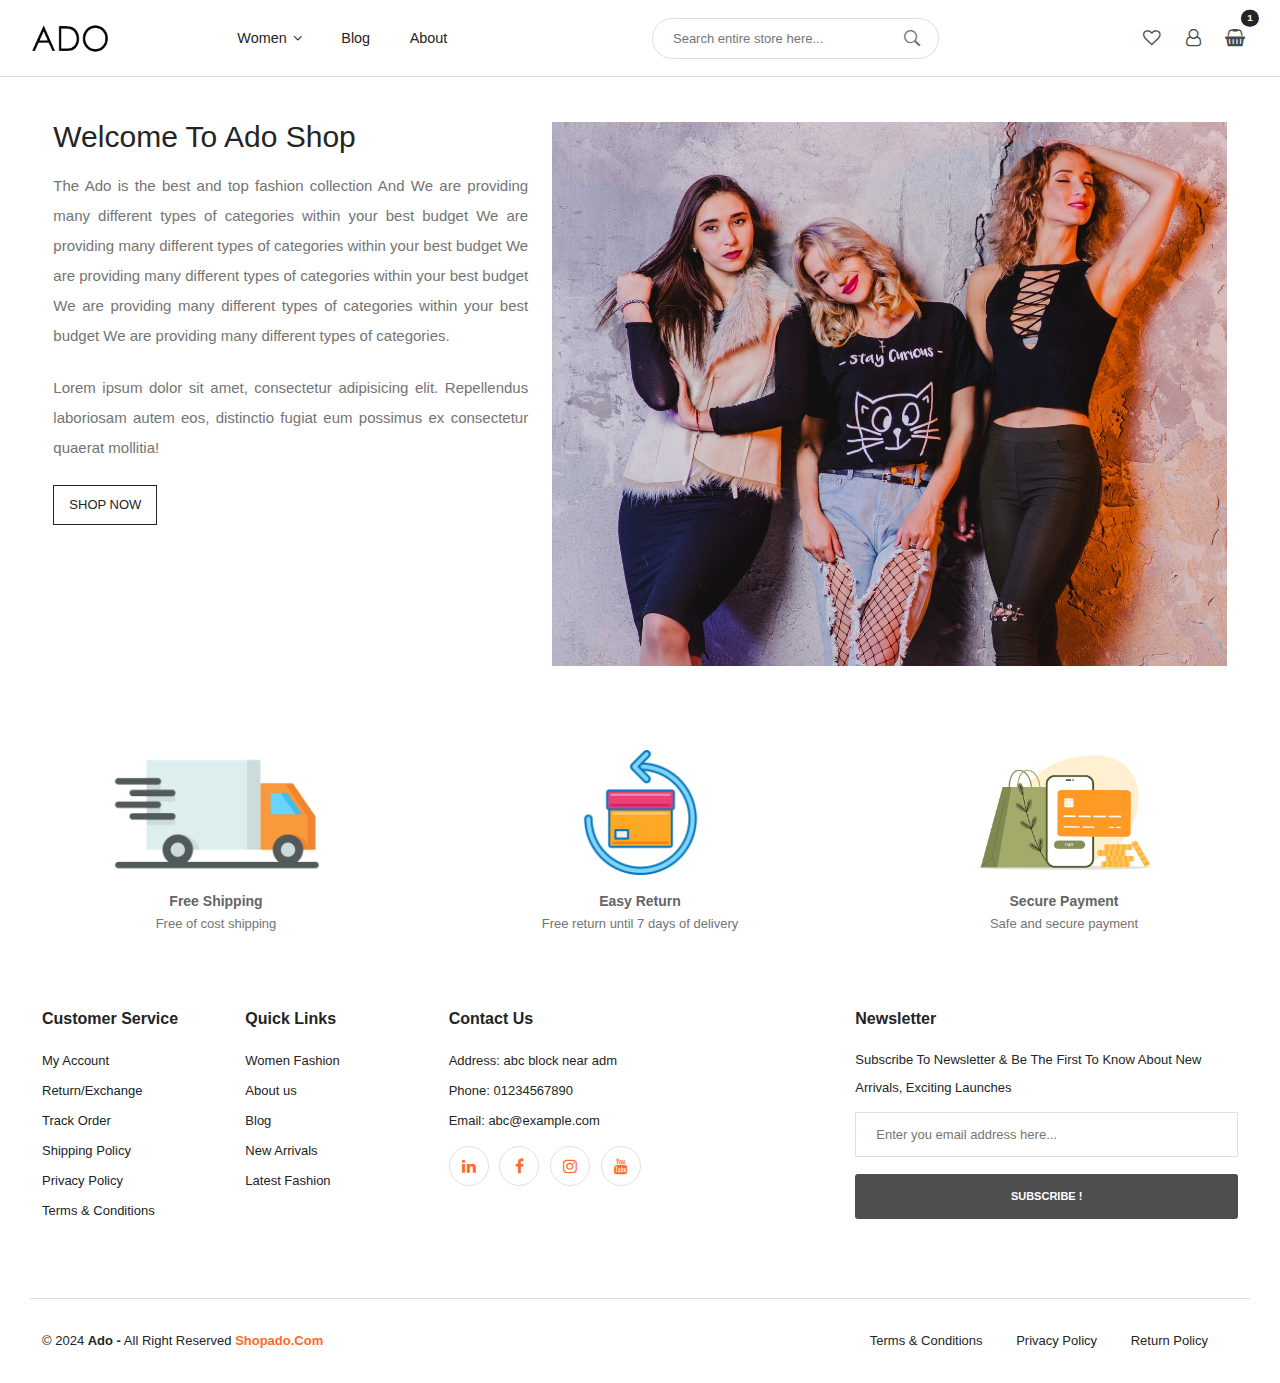
<file: about.html>
<!doctype html>
<html class="no-js" lang="en">

<head>
    <meta charset="utf-8">
    <meta http-equiv="x-ua-compatible" content="ie=edge">
    <title>ADO – All Dao Out</title>
    <meta name="description" content="">
    <meta name="viewport" content="width=device-width, initial-scale=1">
    <!-- Favicon -->
    <link rel="shortcut icon" type="image/x-icon" href="assets/img/logo/favicon.ico">

    <!-- =====================CSS========================= -->
    <!-- Plugins CSS -->
    <link rel="stylesheet" href="assets/css/plugins.css">
    <!-- Main Style CSS -->
    <link rel="stylesheet" href="assets/css/style.css">
    <!-- font style  css -->
    <link rel="stylesheet" href="assets/css/css">
</head>

<body>
     <!--Offcanvas menu area start-->
    <div class="off_canvars_overlay">
    </div>
    <div class="offcanvas_menu">
        <div class="container">
            <div class="row">
                <div class="col-12">
                    <div class="canvas_open">
                        <a href="javascript:void(0)"><i class="ion-navicon"></i></a>
                    </div>
                    <div class="offcanvas_menu_wrapper">
                        <div class="canvas_close">
                            <a href="javascript:void(0)"><i class="ion-android-close"></i></a>
                        </div>

                        <div id="menu" class="text-left ">
                            <ul class="offcanvas_main_menu">
                                <!-- phone Women wear start here -->

                                <li class="menu-item-has-children">
                                    <a href="#">Women wear</a>
                                    <ul class="sub-menu">
                                        <li class="menu-item-has-children">
                                            <a href="#">Fusion Wear</a>
                                            <ul class="sub-menu">
                                                <li><a href="#">Dresses & Gowns</a></li>
                                                <li><a href="#">Kurtas </a></li>
                                                <li><a href="#">Kurtis & Tunics</a></li>
                                                <li><a href="#">Pants & Shorts </a></li>
                                                <li><a href="#">Jackets & Shrugs</a></li>
                                                <li><a href="#">Shirts</a></li>
                                                <li><a href="#">Tops & Tunics</a></li>
                                            </ul>
                                        </li>
                                        <li class="menu-item-has-children">
                                            <a href="#">Western Wear </a>
                                            <ul class="sub-menu">
                                                <li><a href="#">dresses</a></li>
                                                <li><a href="#">Tops & Tunics</a></li>
                                                <li><a href="#">t-shirts</a></li>
                                                <li><a href="#">jeans & jeggings</a></li>
                                                <li><a href="#">shirts</a></li>
                                                <li><a href="#">shorts</a></li>
                                                <li><a href="#">Kaftans</a></li>
                                            </ul>
                                        </li>
                                        <li class="menu-item-has-children">
                                            <a href="#">Shop by edit </a>
                                            <ul class="sub-menu">
                                                <li><a href="#">Peppy Classic</a></li>
                                                <li><a href="#">Sorbet</a></li>
                                                <li><a href="#">Vivid Sunset</a></li>
                                                <li><a href="#">Sliver of Whites</a></li>
                                                <li><a href="#">Mono Chrome Chic</a></li>
                                            </ul>
                                        </li>
                                    </ul>
                                </li>

                                <li class="menu-item-has-children">
                                    <a href="about.html">About Us</a>
                                </li>
                                <li class="menu-item-has-children">
                                    <a href="blog.html"> Our Blog</a>
                                </li>
                            </ul>
                        </div>

                        <div class="search_bar">
                            <form action="#">
                                <input placeholder="Search entire store here..." type="text">
                                <button type="submit"><i class="ion-ios-search-strong"></i></button>
                            </form>
                        </div>
                        <div class="cart_area">
                            <div class="middel_links">
                                <button class="btn button" data-bs-toggle="modal"
                                    data-bs-target="#user_login">Login/Register</button>
                            </div>

                        </div>
                        <div class="contact_phone">
                            <p>Customer Support: <a href="tel:01234567890">1234567890</a></p>
                        </div>
                    </div>
                </div>
            </div>
        </div>
    </div>
    <!--Offcanvas menu area end-->

    <!--header area start-->
    <header class="header_area header_about">
        <!--header middel start-->
        <div class="header_middel sticky-header">
            <div class="container-fluid">
                <div class="row align-items-center header_static">
                    <div class="col-lg-2 ">
                        <div class="logo">
                            <a href="index.html"><img src="assets/img/logo/logo.png" alt="loading image"></a>
                        </div>
                    </div>

                    <div class="col-lg-4 ">
                        <div class="">
                            <div class="main_menu_inner">
                                <div class="main_menu">
                                    <nav>
                                        <ul>
                                            <!-- Women collection -->
                                            <li class="mega_items"><a href="#">Women <i
                                                        class="fa fa-angle-down"></i></a>
                                                <ul class="mega_menu">
                                                    <li><a href="#">Fusion Wear</a>
                                                        <ul>
                                                            <li><a href="#">Dresses & Gowns</a></li>
                                                            <li><a href="#">Kurtas</a>
                                                            </li>
                                                            <li><a href="#">Kurtis & Tunics </a>
                                                            </li>
                                                            <li><a href="#"> Pants & Shorts
                                                                </a></li>
                                                            <li><a href="#">Jackets & Shrugs</a></li>
                                                            <li><a href="#">Shirts</a></li>
                                                            <li><a href="#">Tops & Tunics</a></li>
                                                        </ul>
                                                    </li>
                                                    <li><a href="#">Western Wear</a>
                                                        <ul>
                                                            <li><a href="#">dresses</a></li>
                                                            <li><a href="#">Tops & Tunics </a>
                                                            </li>
                                                            <li><a href="#">t-shirts</a></li>
                                                            <li><a href="#">jeans & jeggings</a></li>
                                                            <li><a href="#">shirts </a>
                                                            </li>
                                                            <li><a href="#">shorts</a></li>
                                                            <li><a href="#">Kaftans </a></li>

                                                        </ul>
                                                    </li>

                                                    <li><a href="#">Shop by edit</a>

                                                        <ul>
                                                            <li><a href="#">Peppy Classic</a></li>
                                                            <li><a href="#">Sorbet</a></li>
                                                            <li><a href="#">Vivid Sunset</a></li>
                                                            <li><a href="#">Sliver of Whites</a></li>
                                                            <li><a href="#">Mono Chrome Chic</a>
                                                            </li>

                                                        </ul>
                                                    </li>

                                                    <li><a href="#"> Sports & Active Wear</a>
                                                        <ul>
                                                            <li><a href="#">Clothing</a></li>
                                                            <li><a href="#">Footwear</a></li>
                                                            <li><a href="#">Sports Accessories</a></li>
                                                            <li><a href="#">Sports Equipment</a></li>

                                                        </ul>
                                                    </li>

                                                </ul>
                                            </li>

                                            <li><a href="blog.html">Blog </a></li>
                                            <li><a href="about.html">About
                                                </a></li>
                                        </ul>
                                    </nav>
                                </div>
                            </div>
                        </div>
                    </div>

                    <div class="col-lg-3 col-md-12">
                        <div class="search_bar">
                            <form action="#">

                                <input placeholder="Search entire store here..." type="text">
                                <button type="submit"><i class="ion-ios-search-strong"></i></button>
                            </form>
                        </div>
                    </div>

                    <div class="col-lg-3 col-md-6 offset-md-6 offset-lg-0">
                        <div class="cart_area">
                            <div class="middel_links">
                                <ul>
                                    <li><a href="#"> <i class="fa fa-heart-o"></i>
                                        </a>
                                    </li>

                                    <li><a href="#" data-bs-toggle="modal" data-bs-target="#user_login"
                                            title="User login"> <i class="fa fa-user-o"></i>
                                        </a>
                                    </li>
                                    <li class="position-relative"><a href="#"> <i class="fa fa-shopping-basket"></i>
                                        </a>
                                        <span
                                            class="position-absolute top-0 start-100 translate-middle badge rounded-pill bg-dark">
                                            1
                                        </span>
                                    </li>
                                </ul>

                            </div>


                            <!-- modal user login popup area start-->
                            <div class="modal fade" id="user_login">
                                <div class="modal-dialog modal-dialog-centered">
                                    <div class="modal-content">

                                        <div class="modal-body text-center">

                                            <div class="user_login_form">
                                                <h3 class="text-dark border-bottom border-dark pb-2 d-inline-block">
                                                    Login or Signup</h3>
                                                <form>
                                                    <input class="my-3" type="text"
                                                        placeholder="Your email or Phone number">

                                                    <a class=" " href="#">Continue</a>
                                                </form>
                                            </div>
                                            <p>Need help? <a href="#" class="fw-bold">Contact us</a></p>
                                        </div>

                                    </div>
                                </div>
                            </div>
                            <!-- modal login popup area end -->

                        </div>
                    </div>
                </div>
            </div>
        </div>

    </header>
    <!--header area end-->

    <!--breadcrumbs area start-->
    <!-- <div class="breadcrumbs_area other_bread">
        <div class="container">
            <div class="row">
                <div class="col-12">
                    <div class="breadcrumb_content">
                        <ul>
                            <li><a href="index.html">home</a></li>
                            <li>/</li>
                            <li>about us</li>
                        </ul>
                    </div>
                </div>
            </div>
        </div>
    </div> -->
    <!--breadcrumbs area end-->

    <!--about section area -->
    <div class="about_section other_bread">
        <div class="col-11 mx-auto">
            <div class="row">
                <div class="col-lg-5 col-md-12">
                    <div class="about_content">
                        <h1>Welcome To Ado Shop</h1>
                        <p> The Ado is the best and top fashion collection And We are providing many different types of
                            categories within your best budget We are providing many different types of
                            categories within your best budget We are providing many different types of
                            categories within your best budget We are providing many different types of
                            categories within your best budget We are providing many different types of
                            categories. </p>
                        <p>Lorem ipsum dolor sit amet, consectetur adipisicing elit. Repellendus laboriosam autem eos,
                            distinctio fugiat eum possimus ex consectetur quaerat mollitia!</p>
                        <div class="btn_orange">
                            <a href="#">Shop Now </a>
                        </div>
                    </div>
                </div>
                <div class="col-lg-7 col-md-12">
                    <div class="about_thumb">
                        <img src="assets/img/about/about_us.jpg" alt="loading image">
                    </div>
                </div>
            </div>
        </div>
    </div>
    <!--about section end-->


    <!--counterup area -->
    <!-- <div class="counterup_section">
        <div class="container">
            <div class="row">
                <div class="col-lg-3 col-md-6 col-sm-6">
                    <div class="single_counterup">
                        <div class="counter_img">
                            <img src="assets/img/about/count.png" alt="loading image">
                        </div>
                        <div class="counter_info">
                            <h2 class="counter_number">2170</h2>
                            <p>happy customers</p>
                        </div>
                    </div>
                </div>
                <div class="col-lg-3 col-md-6 col-sm-6">
                    <div class="single_counterup count-two">
                        <div class="counter_img">
                            <img src="assets/img/about/count2.png" alt="loading image">
                        </div>
                        <div class="counter_info">
                            <h2 class="counter_number">8080</h2>
                            <p>AWARDS won</p>
                        </div>
                    </div>
                </div>
                <div class="col-lg-3 col-md-6 col-sm-6">
                    <div class="single_counterup">
                        <div class="counter_img">
                            <img src="assets/img/about/count3.png" alt="loading image">
                        </div>
                        <div class="counter_info">
                            <h2 class="counter_number">2150</h2>
                            <p>HOURS WORKED</p>
                        </div>
                    </div>
                </div>
                <div class="col-lg-3 col-md-6 col-sm-6">
                    <div class="single_counterup count-two">
                        <div class="counter_img">
                            <img src="assets/img/about/count4.png" alt="loading image">
                        </div>
                        <div class="counter_info">
                            <h2 class="counter_number">2170</h2>
                            <p>COMPLETE PROJECTS</p>
                        </div>
                    </div>
                </div>
            </div>
        </div>
    </div> -->
    <!--counterup end-->

    <!--about progress bar -->

    <div class="our-services">
        <div class="container-fluid">

            <div class="footer_icons ">
                <div class="row g-3 justify-content-center mb-5 py-3  ">
                    <div class="col-md-4 col-sm-6 p-2 ">
                        <div class="single_shipping">
                            <div class="">
                                <a href="#"><img src="assets/img/footer_image/shipping.png" alt="loading image"></a>
                            </div>
                            <div class="shipping_content">
                                <a href="#">Free Shipping</a>
                                <p>Free of cost shipping </p>
                            </div>
                        </div>
                    </div>

                    <div class="col-md-4 col-sm-6 p-2">
                        <div class="single_shipping">
                            <div class="">
                                <a href="#"><img src="assets/img/footer_image/return.png" alt="loading image"></a>
                            </div>
                            <div class="shipping_content">
                                <a href="#">Easy Return</a>
                                <p>Free return until 7 days of delivery</p>
                            </div>
                        </div>
                    </div>

                    <div class="col-md-4 col-sm-6 p-2">
                        <div class="single_shipping">
                            <div class="">
                                <a href="#"><img src="assets/img/footer_image/payment.avif" alt="loading image"></a>
                            </div>
                            <div class="shipping_content">
                                <a href="#">Secure Payment</a>
                                <p>Safe and secure payment</p>
                            </div>
                        </div>
                    </div>
                </div>
            </div>
        </div>
    </div>

    <!--  -->

    <!--footer area start-->
    <footer class="footer_widgets">
        <div class="footer_top">
            <div class="container-fluid">

                <div class="row">
                    <div class="col-lg-2 col-md-6 col-sm-6 col-6">
                        <div class="widgets_container">
                            <h3>Customer Service</h3>
                            <div class="footer_menu">
                                <ul>
                                    <li><a href="#">My Account</a></li>
                                    <li><a href="#">Return/Exchange</a></li>
                                    <li><a href="#">Track Order </a></li>
                                    <li><a href="#"> Shipping Policy</a></li>
                                    <li><a href="#">Privacy Policy</a></li>
                                    <li><a href="#">Terms & Conditions</a></li>

                                </ul>
                            </div>
                        </div>
                    </div>
                    <div class="col-lg-2 col-md-6 col-sm-6 col-6">
                        <div class="widgets_container">
                            <h3>Quick Links</h3>
                            <div class="footer_menu">
                                <ul>
                                    <li><a href="#">Women Fashion</a></li>
                                    <li><a href="about.html">About us</a></li>
                                    <li><a href="blog.html">Blog</a></li>
                                    <li><a href="#">New Arrivals</a></li>
                                    <li><a href="#">Latest Fashion</a></li>
                                </ul>
                            </div>
                        </div>
                    </div>
                    <div class="col-lg-4 col-md-6">
                        <div class="widgets_container contact_us">
                            <h3>Contact Us</h3>
                            <div class="footer_contact">
                                <p>Address: abc block near adm </p>
                                <p>Phone: <a href="tel:01234567890">01234567890</a> </p>
                                <p>Email: abc@example.com</p>
                                <ul>
                                    <li><a href="#" title="linkedin"><i class="fa fa-linkedin"></i></a></li>
                                    <li><a href="#" title="facebook"><i class="fa fa-facebook"></i></a></li>
                                    <li><a href="#" title="instagram"><i class="fa fa-instagram"></i></a></li>
                                    <li><a href="#" title="youtube"><i class="fa fa-youtube"></i></a></li>
                                </ul>

                            </div>
                        </div>
                    </div>
                    <div class="col-lg-4 col-md-6">
                        <div class="widgets_container newsletter">
                            <h3>Newsletter</h3>
                            <div class="newleter-content">
                                <p>Subscribe To Newsletter & Be The First To Know About New Arrivals, Exciting Launches
                                </p>
                                <div class="subscribe_form">
                                    <form id="mc-form" class="mc-form footer-newsletter">
                                        <input id="mc-email" type="email" autocomplete="off"
                                            placeholder="Enter you email address here..." />
                                        <button id="mc-submit">Subscribe !</button>
                                    </form>
                                </div>
                            </div>
                        </div>
                    </div>
                </div>
            </div>
        </div>
        <div class="footer_bottom">
            <div class="container-fluid">
                <div class="row">
                    <div class="col-lg-6 col-md-6">
                        <div class="copyright_area">
                            <p> &copy; 2024 <strong> Ado -</strong> All right Reserved <a
                                    href="index.html"><strong>shopado.com</strong></a></p>
                        </div>
                    </div>
                    <div class="col-lg-6 col-md-6">
                        <div class="footer_custom_links">
                            <ul>
                                <li><a href="#">Terms & Conditions
                                    </a></li>
                                <li><a href="#">Privacy Policy

                                    </a></li>
                                <li><a href="#">Return Policy</a></li>
                            </ul>
                        </div>
                    </div>
                </div>
            </div>
        </div>
    </footer>
    <!--footer area end-->


    <!-- JS
============================================ -->

    <!-- Plugins JS -->
    <script src="assets/js/plugins.js"></script>

    <!-- Main JS -->
    <script src="assets/js/main.js"></script>



</body>

</html>
</file>
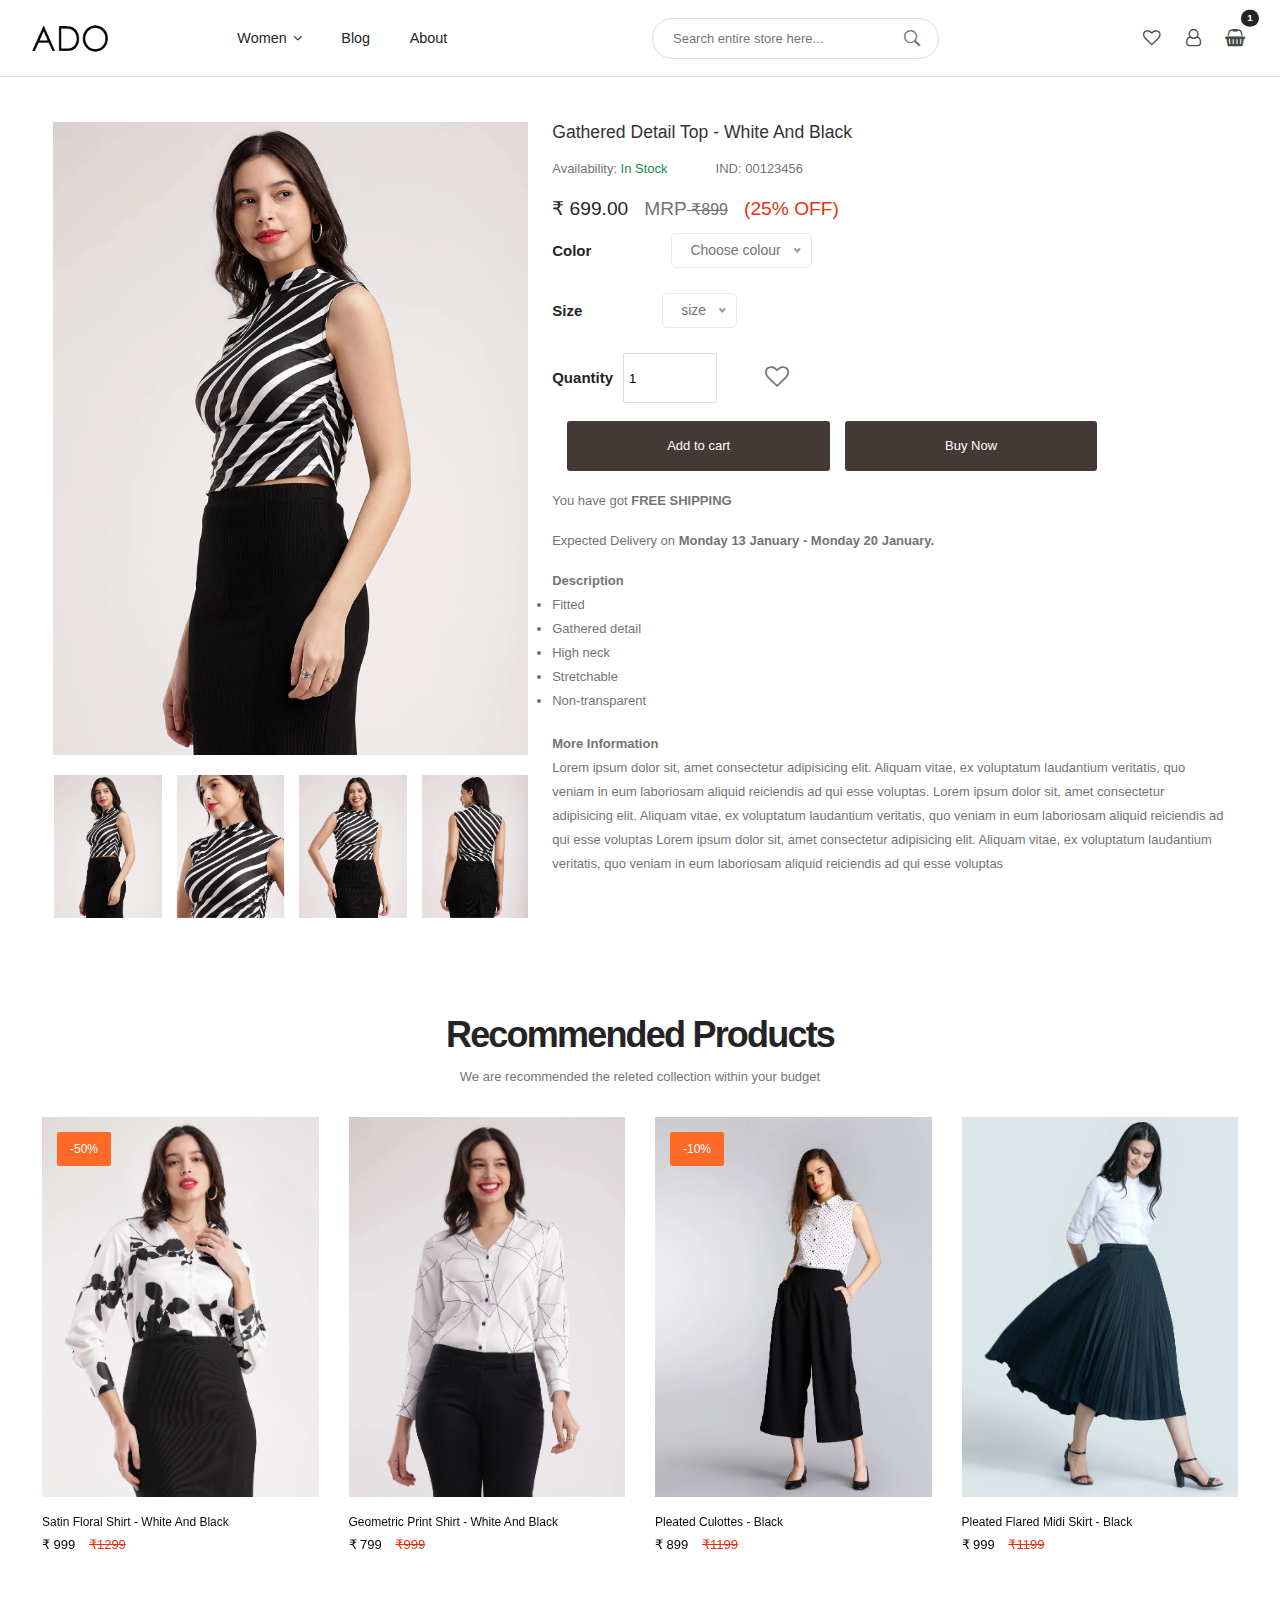
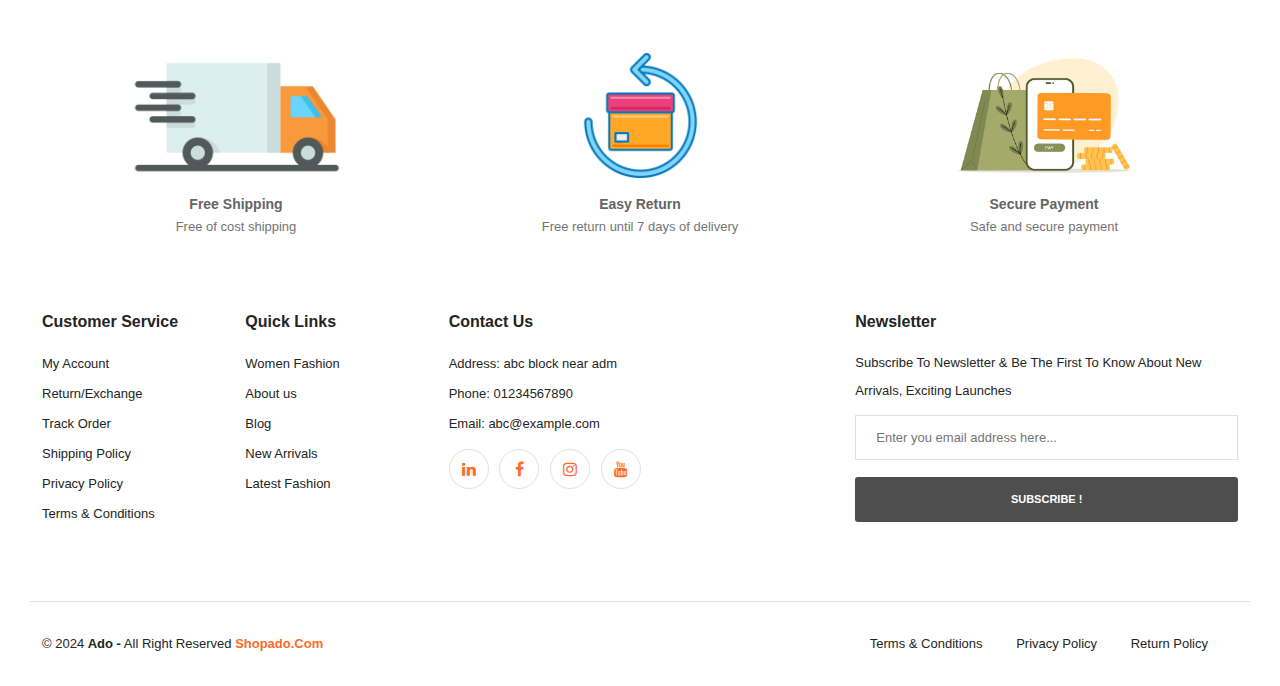
<file: product-details.html>
<!doctype html>
<html class="no-js" lang="en">

<head>
    <meta charset="utf-8">
    <meta http-equiv="x-ua-compatible" content="ie=edge">
    <title>ADO – All Dao Out</title>
    <meta name="description" content="">
    <meta name="viewport" content="width=device-width, initial-scale=1">
    <!-- Favicon -->
    <link rel="shortcut icon" type="image/x-icon" href="assets/img/logo/favicon.ico">

    <!-- =====================CSS========================= -->
    <!-- Plugins CSS -->
    <link rel="stylesheet" href="assets/css/plugins.css">
    <!-- Main Style CSS -->
    <link rel="stylesheet" href="assets/css/style.css">
    <!-- font style  css -->
    <link rel="stylesheet" href="assets/css/css">

</head>

<body>

    <!--Offcanvas menu area start-->
    <div class="off_canvars_overlay">
    </div>
    <div class="offcanvas_menu">
        <div class="container">
            <div class="row">
                <div class="col-12">
                    <div class="canvas_open">
                        <a href="javascript:void(0)"><i class="ion-navicon"></i></a>
                    </div>
                    <div class="offcanvas_menu_wrapper">
                        <div class="canvas_close">
                            <a href="javascript:void(0)"><i class="ion-android-close"></i></a>
                        </div>

                        <div id="menu" class="text-left ">
                            <ul class="offcanvas_main_menu">
                                <!-- phone Women wear start here -->

                                <li class="menu-item-has-children">
                                    <a href="#">Women wear</a>
                                    <ul class="sub-menu">
                                        <li class="menu-item-has-children">
                                            <a href="#">Fusion Wear</a>
                                            <ul class="sub-menu">
                                                <li><a href="#">Dresses & Gowns</a></li>
                                                <li><a href="#">Kurtas </a></li>
                                                <li><a href="#">Kurtis & Tunics</a></li>
                                                <li><a href="#">Pants & Shorts </a></li>
                                                <li><a href="#">Jackets & Shrugs</a></li>
                                                <li><a href="#">Shirts</a></li>
                                                <li><a href="#">Tops & Tunics</a></li>
                                            </ul>
                                        </li>
                                        <li class="menu-item-has-children">
                                            <a href="#">Western Wear </a>
                                            <ul class="sub-menu">
                                                <li><a href="#">dresses</a></li>
                                                <li><a href="#">Tops & Tunics</a></li>
                                                <li><a href="#">t-shirts</a></li>
                                                <li><a href="#">jeans & jeggings</a></li>
                                                <li><a href="#">shirts</a></li>
                                                <li><a href="#">shorts</a></li>
                                                <li><a href="#">Kaftans</a></li>
                                            </ul>
                                        </li>
                                        <li class="menu-item-has-children">
                                            <a href="#">Shop by edit </a>
                                            <ul class="sub-menu">
                                                <li><a href="#">Peppy Classic</a></li>
                                                <li><a href="#">Sorbet</a></li>
                                                <li><a href="#">Vivid Sunset</a></li>
                                                <li><a href="#">Sliver of Whites</a></li>
                                                <li><a href="#">Mono Chrome Chic</a></li>
                                            </ul>
                                        </li>
                                    </ul>
                                </li>

                                <li class="menu-item-has-children">
                                    <a href="about.html">About Us</a>
                                </li>
                                <li class="menu-item-has-children">
                                    <a href="blog.html"> Our Blog</a>
                                </li>
                            </ul>
                        </div>

                        <div class="search_bar">
                            <form action="#">
                                <input placeholder="Search entire store here..." type="text">
                                <button type="submit"><i class="ion-ios-search-strong"></i></button>
                            </form>
                        </div>
                        <div class="cart_area">
                            <div class="middel_links">
                                <button class="btn button" data-bs-toggle="modal"
                                    data-bs-target="#user_login">Login/Register</button>
                            </div>

                        </div>
                        <div class="contact_phone">
                            <p>Customer Support: <a href="tel:01234567890">1234567890</a></p>
                        </div>
                    </div>
                </div>
            </div>
        </div>
    </div>
    <!--Offcanvas menu area end-->

    <!--header area start-->
    <header class="header_area header_product">
        <!--header middel start-->
        <div class="header_middel sticky-header">
            <div class="container-fluid">
                <div class="row align-items-center header_static">
                    <div class="col-lg-2 ">
                        <div class="logo">
                            <a href="index.html"><img src="assets/img/logo/logo.png" alt="loading image"></a>
                        </div>
                    </div>

                    <div class="col-lg-4 ">
                        <div class="">
                            <div class="main_menu_inner">
                                <div class="main_menu">
                                    <nav>
                                        <ul>
                                            <!-- Women collection -->
                                            <li class="mega_items"><a href="#">Women <i
                                                        class="fa fa-angle-down"></i></a>
                                                <ul class="mega_menu">
                                                    <li><a href="#">Fusion Wear</a>
                                                        <ul>
                                                            <li><a href="#">Dresses & Gowns</a></li>
                                                            <li><a href="#">Kurtas</a>
                                                            </li>
                                                            <li><a href="#">Kurtis & Tunics </a>
                                                            </li>
                                                            <li><a href="#"> Pants & Shorts
                                                                </a></li>
                                                            <li><a href="#">Jackets & Shrugs</a></li>
                                                            <li><a href="#">Shirts</a></li>
                                                            <li><a href="#">Tops & Tunics</a></li>
                                                        </ul>
                                                    </li>
                                                    <li><a href="#">Western Wear</a>
                                                        <ul>
                                                            <li><a href="#">dresses</a></li>
                                                            <li><a href="#">Tops & Tunics </a>
                                                            </li>
                                                            <li><a href="#">t-shirts</a></li>
                                                            <li><a href="#">jeans & jeggings</a></li>
                                                            <li><a href="#">shirts </a>
                                                            </li>
                                                            <li><a href="#">shorts</a></li>
                                                            <li><a href="#">Kaftans </a></li>

                                                        </ul>
                                                    </li>

                                                    <li><a href="#">Shop by edit</a>

                                                        <ul>
                                                            <li><a href="#">Peppy Classic</a></li>
                                                            <li><a href="#">Sorbet</a></li>
                                                            <li><a href="#">Vivid Sunset</a></li>
                                                            <li><a href="#">Sliver of Whites</a></li>
                                                            <li><a href="#">Mono Chrome Chic</a>
                                                            </li>

                                                        </ul>
                                                    </li>

                                                    <li><a href="#"> Sports & Active Wear</a>
                                                        <ul>
                                                            <li><a href="#">Clothing</a></li>
                                                            <li><a href="#">Footwear</a></li>
                                                            <li><a href="#">Sports Accessories</a></li>
                                                            <li><a href="#">Sports Equipment</a></li>

                                                        </ul>
                                                    </li>

                                                </ul>
                                            </li>

                                            <li><a href="blog.html">Blog </a></li>
                                            <li><a href="about.html">About
                                                </a></li>
                                        </ul>
                                    </nav>
                                </div>
                            </div>
                        </div>
                    </div>

                    <div class="col-lg-3 col-md-12">
                        <div class="search_bar">
                            <form action="#">

                                <input placeholder="Search entire store here..." type="text">
                                <button type="submit"><i class="ion-ios-search-strong"></i></button>
                            </form>
                        </div>
                    </div>

                    <div class="col-lg-3 col-md-6 offset-md-6 offset-lg-0">
                        <div class="cart_area">
                            <div class="middel_links">
                                <ul>
                                    <li><a href="#"> <i class="fa fa-heart-o"></i>
                                        </a>
                                    </li>

                                    <li><a href="#" data-bs-toggle="modal" data-bs-target="#user_login"
                                            title="User login"> <i class="fa fa-user-o"></i>
                                        </a>
                                    </li>
                                    <li class="position-relative"><a href="#"> <i class="fa fa-shopping-basket"></i>
                                        </a>
                                        <span
                                            class="position-absolute top-0 start-100 translate-middle badge rounded-pill bg-dark">
                                            1
                                        </span>
                                    </li>
                                </ul>

                            </div>


                            <!-- modal user login popup area start-->
                            <div class="modal fade" id="user_login">
                                <div class="modal-dialog modal-dialog-centered">
                                    <div class="modal-content">

                                        <div class="modal-body text-center">

                                            <div class="user_login_form">
                                                <h3 class="text-dark border-bottom border-dark pb-2 d-inline-block">
                                                    Login or Signup</h3>
                                                <form>
                                                    <input class="my-3" type="text"
                                                        placeholder="Your email or Phone number">

                                                    <a class=" " href="#">Continue</a>
                                                </form>
                                            </div>
                                            <p>Need help? <a href="#" class="fw-bold">Contact us</a></p>
                                        </div>

                                    </div>
                                </div>
                            </div>
                            <!-- modal login popup area end -->

                        </div>
                    </div>
                </div>
            </div>
        </div>

    </header>
    <!--header area end-->

    <!--breadcrumbs area start-->
    <!-- <div class="breadcrumbs_area product_bread">
        <div class="container">   
            <div class="row">
                <div class="col-12">
                    <div class="breadcrumb_content">
                        <ul>
                            <li><a href="index.html">home</a></li>
                            <li>/</li>
                            <li>product details</li>
                        </ul>
                    </div>
                </div>
            </div>
        </div>         
    </div> -->
    <!--breadcrumbs area end-->

    <!--product details start-->
    <div class="product_details other_bread">
        <div class="col-11 mx-auto">
            <div class="row">
                <div class="col-lg-5 col-md-5">
                    <div class="product-details-tab">

                        <div id="img-1" class="zoomWrapper single-zoom">
                            <a href="#">
                                <img id="zoom1" src="assets/img/products/main-product.webp"
                                    data-zoom-image="assets/img/products/main-product.webp" alt="loading image">
                            </a>
                        </div>

                        <div class="single-zoom-thumb">
                            <ul class="s-tab-zoom owl-carousel single-product-active" id="gallery_01">
                                <li>
                                    <a href="#" class="elevatezoom-gallery active" data-update=""
                                        data-image="assets/img/s-product/sub_product1.webp"
                                        data-zoom-image="assets/img/s-product/sub_product1.webp">
                                        <img src="assets/img/s-product/sub_product1.webp" alt="loading image" />
                                    </a>

                                </li>
                                <li>
                                    <a href="#" class="elevatezoom-gallery active" data-update=""
                                        data-image="assets/img/s-product/sub_product2.webp"
                                        data-zoom-image="assets/img/s-product/sub_product2.webp">
                                        <img src="assets/img/s-product/sub_product2.webp" alt="loading image" />
                                    </a>

                                </li>
                                <li>
                                    <a href="#" class="elevatezoom-gallery active" data-update=""
                                        data-image="assets/img/s-product/sub_product3.webp"
                                        data-zoom-image="assets/img/s-product/sub_product3.webp">
                                        <img src="assets/img/s-product/sub_product3.webp" alt="loading image" />
                                    </a>

                                </li>
                                <li>
                                    <a href="#" class="elevatezoom-gallery active" data-update=""
                                        data-image="assets/img/s-product/sub_product4.webp"
                                        data-zoom-image="assets/img/s-product/sub_product4.webp">
                                        <img src="assets/img/s-product/sub_product4.webp" alt="loading image" />
                                    </a>

                                </li>
                                <li>
                                    <a href="#" class="elevatezoom-gallery active" data-update=""
                                        data-image="assets/img/s-product/sub_product5.webp"
                                        data-zoom-image="assets/img/s-product/sub_product5.webp">
                                        <img src="assets/img/s-product/sub_product5.webp" alt="loading image" />
                                    </a>

                                </li>
                            </ul>
                        </div>
                    </div>
                </div>
                <div class="col-lg-7 col-md-7">
                    <div class="product_d_right">
                        <form action="#">

                            <h1>Gathered Detail Top - White And Black</h1>
                            <p class="d-flex gap-5"><span>Availability: <span class="text-success">In
                                        Stock</span></span>
                                <span>IND: 00123456</span>
                            </p>
                            <!-- <div class=" product_ratting">
                                <ul>
                                    <li><a href="#"><i class="fa fa-star"></i></a></li>
                                    <li><a href="#"><i class="fa fa-star"></i></a></li>
                                    <li><a href="#"><i class="fa fa-star"></i></a></li>
                                    <li><a href="#"><i class="fa fa-star"></i></a></li>
                                    <li><a href="#"><i class="fa fa-star"></i></a></li>
                                    <li class="review"><a href="#"> 1 review </a></li>
                                    <li class="review"><a href="#"> Write a review </a></li>
                                </ul>
                            </div> -->
                            <div class="product_price d-flex gap-3">
                                <span class="current_price">₹ 699.00</span>
                                <span>MRP<del> ₹899 </del></span>
                                <span class="discount">(25% off)</span>

                            </div>


                            <div class="product_variant color">
                                <h3>color</h3>
                                <select class="niceselect_option" id="color" name="produc_color">
                                    <option selected value="1">Choose colour </option>
                                    <option value="3">Black & White</option>
                                </select>
                            </div>
                            <div class="product_variant size">
                                <h3>size</h3>
                                <select class="niceselect_option" id="color1" name="produc_color">
                                    <option selected value="1">size</option>
                                    <option value="2">x</option>
                                    <option value="2">xl</option>
                                    <option value="3">md</option>
                                    <option value="4">xxl</option>
                                    <option value="4">s</option>
                                </select>


                                <!-- <div class="d-flex gap-3">
                                    <div class="form-check btn btn-outline-dark ">
                                        <input class="" type="radio" value="M" name="inlineRadioOptions"
                                            id="inlineRadio1" value="option1">
                                    </div>
                                    <div class="form-check btn btn-outline-dark ">
                                        <input class="" type="radio" value="Sm" name="inlineRadioOptions"
                                            id="inlineRadio2" value="option2">

                                    </div>
                                    <div class="form-check btn btn-outline-dark ">
                                        <input class="" type="radio" value="Xl" name="inlineRadioOptions"
                                            id="inlineRadio3" value="option3">

                                    </div>
                                </div> -->


                            </div>
                            <div class="product_variant quantity">
                                <label>quantity</label>
                                <input min="1" max="100" value="1" type="number">
                                <ul class="ps-5">
                                    <a href="#" title="Add to wishlist"><i class="fs-4 fa fa-heart-o"></i>
                                        <!-- Add to Wish List -->
                                    </a>
                                </ul>
                            </div>
                            <!-- <div class=" product_d_action">
                                <ul>
                                    <li><a href="#" title="Add to wishlist"><i class="fa fa-heart-o"
                                                aria-hidden="true"></i> Add to Wish List</a></li>
                                    <!-<li><a href="#" title="Add to Compare"><i class="fa fa-sliders"
                                                aria-hidden="true"></i> Compare this Product</a></li> ->
                                </ul>
                            </div> -->
                            <div class="product_variant quantity">
                                <button class="button" type="submit">Add to cart</button>

                                <button class="button  btn_orange" type="submit">Buy Now</button>
                            </div>
                            <p> You have got <span class="fw-bold">FREE SHIPPING</span></p>
                            <p class="mb-3"> Expected Delivery on <span class="fw-bold">Monday 13 January - Monday 20 January.</span>
                            </p>
                        </form>
                        <!-- <div class="priduct_social">
                            <h3>Share on:</h3>
                            <ul>
                                <li><a href="#"><i class="fa fa-rss"></i></a></li>
                                <li><a href="#"><i class="fa fa-vimeo"></i></a></li>
                                <li><a href="#"><i class="fa fa-tumblr"></i></a></li>
                                <li><a href="#"><i class="fa fa-pinterest"></i></a></li>
                                <li><a href="#"><i class="fa fa-linkedin"></i></a></li>
                            </ul>
                        </div> -->
                        <span class="fw-bold  ">Description</span>
                        <div class="product_desc">
                            <li>Fitted</li>
                            <li>Gathered detail</li>
                            <li>High neck</li>
                            <li>Stretchable</li>
                            <li>Non-transparent</li>
                        </div>
                        <span class="fw-bold ">More Information</span>
                        <p>Lorem ipsum dolor sit, amet consectetur adipisicing elit. Aliquam vitae, ex voluptatum
                            laudantium veritatis, quo veniam in eum laboriosam aliquid reiciendis ad qui esse voluptas.
                            Lorem ipsum dolor sit, amet consectetur adipisicing elit. Aliquam vitae, ex voluptatum
                            laudantium veritatis, quo veniam in eum laboriosam aliquid reiciendis ad qui esse voluptas
                            Lorem ipsum dolor sit, amet consectetur adipisicing elit. Aliquam vitae, ex voluptatum
                            laudantium veritatis, quo veniam in eum laboriosam aliquid reiciendis ad qui esse voluptas
                        </p>
                    </div>
                </div>
            </div>
        </div>
    </div>
    <!--product details end-->

    <!--product info start-->
    <!-- <div class="product_d_info">
        <div class="container">
            <div class="row">
                <div class="col-12">
                    <div class="product_d_inner">
                        <div class="product_info_button">
                            <ul class="nav" role="tablist">
                                <li>
                                    <a class="active" data-bs-toggle="tab" href="#info" role="tab" aria-controls="info"
                                        aria-selected="false">More info</a>
                                </li>
                                <li>
                                    <a data-bs-toggle="tab" href="#sheet" role="tab" aria-controls="sheet"
                                        aria-selected="false">Data sheet</a>
                                </li>
                                <li>
                                    <a data-bs-toggle="tab" href="#reviews" role="tab" aria-controls="reviews"
                                        aria-selected="false">Reviews</a>
                                </li>
                            </ul>
                        </div>
                        <div class="tab-content">
                            <div class="tab-pane fade show active" id="info" role="tabpanel">
                                <div class="product_info_content">
                                    <p>Fashion has been creating well-designed collections since 2010. The brand offers
                                        feminine designs delivering stylish separates and statement dresses which have
                                        since evolved into a full ready-to-wear collection in which every item is a
                                        vital part of a woman's wardrobe. The result? Cool, easy, chic looks with
                                        youthful elegance and unmistakable signature style. All the beautiful pieces are
                                        made in Italy and manufactured with the greatest attention. Now Fashion extends
                                        to a range of accessories including shoes, hats, belts and more!</p>
                                </div>
                            </div>

                            <div class="tab-pane fade" id="sheet" role="tabpanel">
                                <div class="product_d_table">
                                    <form action="#">
                                        <table>
                                            <tbody>
                                                <tr>
                                                    <td class="first_child">Compositions</td>
                                                    <td>Polyester</td>
                                                </tr>
                                                <tr>
                                                    <td class="first_child">Styles</td>
                                                    <td>Girly</td>
                                                </tr>
                                                <tr>
                                                    <td class="first_child">Properties</td>
                                                    <td>Short Dress</td>
                                                </tr>
                                            </tbody>
                                        </table>
                                    </form>
                                </div>
                                <div class="product_info_content">
                                    <p>Fashion has been creating well-designed collections since 2010. The brand offers
                                        feminine designs delivering stylish separates and statement dresses which have
                                        since evolved into a full ready-to-wear collection in which every item is a
                                        vital part of a woman's wardrobe. The result? Cool, easy, chic looks with
                                        youthful elegance and unmistakable signature style. All the beautiful pieces are
                                        made in Italy and manufactured with the greatest attention. Now Fashion extends
                                        to a range of accessories including shoes, hats, belts and more!</p>
                                </div>
                            </div>
                            <div class="tab-pane fade" id="reviews" role="tabpanel">
                                <div class="product_info_content">
                                    <p>Fashion has been creating well-designed collections since 2010. The brand offers
                                        feminine designs delivering stylish separates and statement dresses which have
                                        since evolved into a full ready-to-wear collection in which every item is a
                                        vital part of a woman's wardrobe. The result? Cool, easy, chic looks with
                                        youthful elegance and unmistakable signature style. All the beautiful pieces are
                                        made in Italy and manufactured with the greatest attention. Now Fashion extends
                                        to a range of accessories including shoes, hats, belts and more!</p>
                                </div>
                                <div class="product_info_inner">
                                    <div class="product_ratting mb-10">
                                        <ul>
                                            <li><a href="#"><i class="fa fa-star"></i></a></li>
                                            <li><a href="#"><i class="fa fa-star"></i></a></li>
                                            <li><a href="#"><i class="fa fa-star"></i></a></li>
                                            <li><a href="#"><i class="fa fa-star"></i></a></li>
                                            <li><a href="#"><i class="fa fa-star"></i></a></li>
                                        </ul>
                                        <strong>Posthemes</strong>
                                        <p>09/07/2022</p>
                                    </div>
                                    <div class="product_demo">
                                        <strong>demo</strong>
                                        <p>That's OK!</p>
                                    </div>
                                </div>
                                <div class="product_review_form">
                                    <form action="#">
                                        <h2>Add a review </h2>
                                        <p>Your email address will not be published. Required fields are marked </p>
                                        <div class="row">
                                            <div class="col-12">
                                                <label for="review_comment">Your review </label>
                                                <textarea name="comment" id="review_comment"></textarea>
                                            </div>
                                            <div class="col-lg-6 col-md-6">
                                                <label for="author">Name</label>
                                                <input id="author" type="text">

                                            </div>
                                            <div class="col-lg-6 col-md-6">
                                                <label for="email">Email </label>
                                                <input id="email" type="text">
                                            </div>
                                        </div>
                                        <button type="submit">Submit</button>
                                    </form>
                                </div>
                            </div>
                        </div>
                    </div>
                </div>
            </div>
        </div>
    </div> -->
    <!--product info end-->

    <!--product section area start-->
    <section class="product_section">
        <div class="container-fluid">
            <div class="row">
                <div class="col-12">
                    <div class="section_title">
                        <h2>Recommended Products</h2>
                        <p>We are recommended the releted collection within your budget</p>
                    </div>
                </div>
            </div>
            <div class="product_area">
                <div class="row">
                    <div class="product_carousel product_three_column4 owl-carousel">

                        <div class="col-lg-3">
                            <div class="single_product">
                                <div class="product_thumb">
                                    <a class="primary_img" href="product-details.html"><img
                                            src="assets/img/recommended/prodct1.webp" alt="loading image"></a>
                                    <a class="secondary_img" href="product-details.html"><img
                                            src="assets/img/recommended/prodct1_view.webp" alt="loading image"></a>
                                    <!-- <div class="product_action">
                                        <div class="hover_action">
                                            <a href="#"><i class="fa fa-plus"></i></a>
                                            <div class="action_button">
                                                <ul>

                                                    <li><a title="add to cart" href="#"><i
                                                                class="fa fa-shopping-basket"
                                                                aria-hidden="true"></i></a></li>
                                                    <li><a href="#" title="Add to Wishlist"><i
                                                                class="fa fa-heart-o" aria-hidden="true"></i></a></li>

                                                    <li><a href="#" title="Add to Compare"><i
                                                                class="fa fa-eye" aria-hidden="true"></i></a></li>

                                                </ul>
                                            </div>
                                        </div>

                                    </div> -->
                                    <div class="quick_button">
                                        <ul class="shop_icons">


                                            <li><a href="wishlist.html" title="Add to Wishlist"><i class="fa fa-heart-o"
                                                        aria-hidden="true"></i></a></li>
                                            <li><a title="add to cart" href="cart.html"><i class="fa fa-shopping-basket"
                                                        aria-hidden="true"></i></a></li>
                                            <li><a href="product-details.html" title="quick view"><i class="fa fa-eye"
                                                        aria-hidden="true"></i></a></li>

                                        </ul>
                                    </div>

                                    <div class="product_sale">
                                        <span>-50%</span>
                                    </div>
                                </div>
                                <div class="product_content">
                                    <h3><a href="product-details.html">Satin Floral Shirt - White And Black</a></h3>
                                    <span class="current_price">₹ 999 </span>
                                    <span class="old_price">₹1299</span>
                                </div>
                            </div>
                        </div>

                        <div class="col-lg-3">
                            <div class="single_product">
                                <div class="product_thumb">
                                    <a class="primary_img" href="product-details.html"><img
                                            src="assets/img/recommended/prodct2.webp" alt="loading image"></a>
                                    <a class="secondary_img" href="product-details.html"><img
                                            src="assets/img/recommended/prodct2_view.webp" alt="loading image"></a>

                                    <div class="quick_button">
                                        <ul class="shop_icons">
                                            <li><a href="wishlist.html" title="Add to Wishlist"><i class="fa fa-heart-o"
                                                        aria-hidden="true"></i></a></li>
                                            <li><a title="add to cart" href="cart.html"><i class="fa fa-shopping-basket"
                                                        aria-hidden="true"></i></a></li>
                                            <li><a href="product-details.html" title="quick view"><i class="fa fa-eye"
                                                        aria-hidden="true"></i></a></li>

                                        </ul>
                                    </div>

                                    <!-- <div class="product_sale">
                                        <span>-10%</span>
                                    </div> -->
                                </div>
                                <div class="product_content">
                                    <h3><a href="product-details.html">Geometric Print Shirt - White And Black</a></h3>
                                    <span class="current_price">₹ 799 </span>
                                    <span class="old_price">₹999</span>
                                </div>
                            </div>
                        </div>

                        <div class="col-lg-3">
                            <div class="single_product">
                                <div class="product_thumb">
                                    <a class="primary_img" href="product-details.html"><img
                                            src="assets/img/recommended/prodct3.webp" alt="loading image"></a>
                                    <a class="secondary_img" href="product-details.html"><img
                                            src="assets/img/recommended/prodct3_view.webp" alt="loading image"></a>

                                    <div class="quick_button">
                                        <ul class="shop_icons">
                                            <li><a href="wishlist.html" title="Add to Wishlist"><i class="fa fa-heart-o"
                                                        aria-hidden="true"></i></a></li>
                                            <li><a title="add to cart" href="cart.html"><i class="fa fa-shopping-basket"
                                                        aria-hidden="true"></i></a></li>
                                            <li><a href="product-details.html" title="quick view"><i class="fa fa-eye"
                                                        aria-hidden="true"></i></a></li>

                                        </ul>
                                    </div>

                                    <div class="product_sale">
                                        <span>-10%</span>
                                    </div>
                                </div>
                                <div class="product_content">
                                    <h3><a href="product-details.html">Pleated Culottes - Black</a></h3>
                                    <span class="current_price">₹ 899 </span>
                                    <span class="old_price">₹1199</span>
                                </div>
                            </div>
                        </div>

                        <div class="col-lg-3">
                            <div class="single_product">
                                <div class="product_thumb">
                                    <a class="primary_img" href="product-details.html"><img
                                            src="assets/img/recommended/prodct4.webp" alt="loading image"></a>
                                    <a class="secondary_img" href="product-details.html"><img
                                            src="assets/img/recommended/prodct4_view.webp" alt="loading image"></a>

                                    <div class="quick_button">
                                        <ul class="shop_icons">
                                            <li><a href="wishlist.html" title="Add to Wishlist"><i class="fa fa-heart-o"
                                                        aria-hidden="true"></i></a></li>
                                            <li><a title="add to cart" href="cart.html"><i class="fa fa-shopping-basket"
                                                        aria-hidden="true"></i></a></li>
                                            <li><a href="product-details.html" title="quick view"><i class="fa fa-eye"
                                                        aria-hidden="true"></i></a></li>

                                        </ul>
                                    </div>

                                    <!-- <div class="product_sale">
                                        <span>-10%</span>
                                    </div> -->
                                </div>
                                <div class="product_content">
                                    <h3><a href="product-details.html">Pleated Flared Midi Skirt - Black</a></h3>
                                    <span class="current_price">₹ 999 </span>
                                    <span class="old_price">₹1199</span>
                                </div>
                            </div>
                        </div>

                        <div class="col-lg-3">
                            <div class="single_product">
                                <div class="product_thumb">
                                    <a class="primary_img" href="product-details.html"><img
                                            src="assets/img/recommended/prodct5.webp" alt="loading image"></a>
                                    <a class="secondary_img" href="product-details.html"><img
                                            src="assets/img/recommended/prodct5_view.webp" alt="loading image"></a>

                                    <div class="quick_button">
                                        <ul class="shop_icons">
                                            <li><a href="wishlist.html" title="Add to Wishlist"><i class="fa fa-heart-o"
                                                        aria-hidden="true"></i></a></li>
                                            <li><a title="add to cart" href="cart.html"><i class="fa fa-shopping-basket"
                                                        aria-hidden="true"></i></a></li>
                                            <li><a href="product-details.html" title="quick view"><i class="fa fa-eye"
                                                        aria-hidden="true"></i></a></li>

                                        </ul>
                                    </div>

                                    <div class="product_sale">
                                        <span>-10%</span>
                                    </div>
                                </div>
                                <div class="product_content">
                                    <h3><a href="product-details.html">High Neck Pleated Top - Black</a>
                                    </h3>
                                    <span class="current_price">₹ 1299 </span>
                                    <span class="old_price">₹1599</span>
                                </div>
                            </div>
                        </div>

                        <div class="col-lg-3">
                            <div class="single_product">
                                <div class="product_thumb">
                                    <a class="primary_img" href="product-details.html"><img
                                            src="assets/img/recommended/prodct6.webp" alt="loading image"></a>
                                    <a class="secondary_img" href="product-details.html"><img
                                            src="assets/img/recommended/prodct6_view.webp" alt="loading image"></a>

                                    <div class="quick_button">
                                        <ul class="shop_icons">
                                            <li><a href="wishlist.html" title="Add to Wishlist"><i class="fa fa-heart-o"
                                                        aria-hidden="true"></i></a></li>
                                            <li><a title="add to cart" href="cart.html"><i class="fa fa-shopping-basket"
                                                        aria-hidden="true"></i></a></li>
                                            <li><a href="product-details.html" title="quick view"><i class="fa fa-eye"
                                                        aria-hidden="true"></i></a></li>

                                        </ul>
                                    </div>

                                    <!-- <div class="product_sale">
                                        <span>-10%</span>
                                    </div> -->
                                </div>
                                <div class="product_content">
                                    <h3><a href="product-details.html">4 Way Stretch LivIn Jacket - Black</a></h3>
                                    <span class="current_price">₹ 1999 </span>
                                    <span class="old_price">₹2499</span>
                                </div>
                            </div>
                        </div>

                        <div class="col-lg-3">
                            <div class="single_product">
                                <div class="product_thumb">
                                    <a class="primary_img" href="product-details.html"><img
                                            src="assets/img/recommended/prodct7.webp" alt="loading image"></a>
                                    <a class="secondary_img" href="product-details.html"><img
                                            src="assets/img/recommended/prodct7_view.webp" alt="loading image"></a>

                                    <div class="quick_button">
                                        <ul class="shop_icons">
                                            <li><a href="wishlist.html" title="Add to Wishlist"><i class="fa fa-heart-o"
                                                        aria-hidden="true"></i></a></li>
                                            <li><a title="add to cart" href="cart.html"><i class="fa fa-shopping-basket"
                                                        aria-hidden="true"></i></a></li>
                                            <li><a href="product-details.html" title="quick view"><i class="fa fa-eye"
                                                        aria-hidden="true"></i></a></li>

                                        </ul>
                                    </div>

                                    <div class="product_sale">
                                        <span>-10%</span>
                                    </div>
                                </div>
                                <div class="product_content">
                                    <h3><a href="product-details.html">Sheath Draped Dress - Teal</a></h3>
                                    <span class="current_price">₹ 1999 </span>
                                    <span class="old_price">₹2199</span>
                                </div>
                            </div>
                        </div>

                        <div class="col-lg-3">
                            <div class="single_product">
                                <div class="product_thumb">
                                    <a class="primary_img" href="product-details.html"><img
                                            src="assets/img/recommended/prodct8.webp" alt="loading image"></a>
                                    <a class="secondary_img" href="product-details.html"><img
                                            src="assets/img/recommended/prodct8_view.webp" alt="loading image"></a>

                                    <div class="quick_button">
                                        <ul class="shop_icons">
                                            <li><a href="wishlist.html" title="Add to Wishlist"><i class="fa fa-heart-o"
                                                        aria-hidden="true"></i></a></li>
                                            <li><a title="add to cart" href="cart.html"><i class="fa fa-shopping-basket"
                                                        aria-hidden="true"></i></a></li>
                                            <li><a href="product-details.html" title="quick view"><i class="fa fa-eye"
                                                        aria-hidden="true"></i></a></li>

                                        </ul>
                                    </div>

                                    <!-- <div class="product_sale">
                                        <span>-10%</span>
                                    </div> -->
                                </div>
                                <div class="product_content">
                                    <h3><a href="product-details.html">Linen Crop Top - Brown</a></h3>
                                    <span class="current_price">₹ 799 </span>
                                    <span class="old_price">₹999</span>
                                </div>
                            </div>
                        </div>
                    </div>
                </div>
            </div>
        </div>
    </section>
    <!--product section area end-->

    <!--product section area start-->
    <!-- <section class="product_section upsell_product">
        <div class="container">
            <div class="row">   
                <div class="col-12">
                   <div class="section_title">
                       <h2>Upsell Products</h2>
                       <p>Contemporary, minimal and modern designs embody the Lavish Alice handwriting</p>
                   </div>
                </div> 
            </div>    
            <div class="product_area"> 
                 <div class="row">
                    <div class="product_carousel product_three_column4 owl-carousel">
                        <div class="col-lg-3">
                            <div class="single_product">
                                <div class="product_thumb">
                                    <a class="primary_img" href="product-details.html"><img src="assets/img/product/product15.jpg" alt="loading image"></a>
                                    <a class="secondary_img" href="product-details.html"><img src="assets/img/product/product16.jpg" alt="loading image"></a>
                                    <div class="product_action">
                                        <div class="hover_action">
                                           <a  href="#"><i class="fa fa-plus"></i></a>
                                            <div class="action_button">
                                                <ul>

                                                    <li><a title="add to cart" href="cart.html"><i class="fa fa-shopping-basket" aria-hidden="true"></i></a></li>
                                                    <li><a href="wishlist.html" title="Add to Wishlist"><i class="fa fa-heart-o" aria-hidden="true"></i></a></li>

                                                    <li><a href="compare.html" title="Add to Compare"><i class="fa fa-sliders" aria-hidden="true"></i></a></li>

                                                </ul>
                                            </div>
                                       </div>

                                    </div>
                                    <div class="quick_button">
                                        <a href="#" data-bs-toggle="modal" data-bs-target="#modal_box" title="quick_view">+ quick view</a>
                                    </div>

                                    <div class="product_sale">
                                        <span>-7%</span>
                                    </div>
                                </div>
                                <div class="product_content">
                                    <h3><a href="product-details.html">Marshall Portable  Bluetooth</a></h3>
                                    <span class="current_price">£60.00</span>
                                    <span class="old_price">£86.00</span>
                                </div>
                            </div>
                        </div>
                        <div class="col-lg-3">
                            <div class="single_product">
                                <div class="product_thumb">
                                    <a class="primary_img" href="product-details.html"><img src="assets/img/product/product17.jpg" alt="loading image"></a>
                                    <a class="secondary_img" href="product-details.html"><img src="assets/img/product/product18.jpg" alt="loading image"></a>
                                    <div class="product_action">
                                        <div class="hover_action">
                                           <a  href="#"><i class="fa fa-plus"></i></a>
                                            <div class="action_button">
                                                <ul>

                                                    <li><a title="add to cart" href="cart.html"><i class="fa fa-shopping-basket" aria-hidden="true"></i></a></li>
                                                    <li><a href="wishlist.html" title="Add to Wishlist"><i class="fa fa-heart-o" aria-hidden="true"></i></a></li>

                                                    <li><a href="compare.html" title="Add to Compare"><i class="fa fa-sliders" aria-hidden="true"></i></a></li>

                                                </ul>
                                            </div>
                                       </div>

                                    </div>
                                    <div class="quick_button">
                                        <a href="#" data-bs-toggle="modal" data-bs-target="#modal_box" title="quick_view">+ quick view</a>
                                    </div>
                                </div>
                                <div class="product_content">
                                    <h3><a href="product-details.html">Koss KPH7 Portable</a></h3>
                                    <span class="current_price">£60.00</span>
                                </div>
                            </div>
                        </div>
                        <div class="col-lg-3">
                            <div class="single_product">
                                <div class="product_thumb">
                                    <a class="primary_img" href="product-details.html"><img src="assets/img/product/product19.jpg" alt="loading image"></a>
                                    <a class="secondary_img" href="product-details.html"><img src="assets/img/product/product20.jpg" alt="loading image"></a>
                                    <div class="product_action">
                                        <div class="hover_action">
                                           <a  href="#"><i class="fa fa-plus"></i></a>
                                            <div class="action_button">
                                                <ul>

                                                    <li><a title="add to cart" href="cart.html"><i class="fa fa-shopping-basket" aria-hidden="true"></i></a></li>
                                                    <li><a href="wishlist.html" title="Add to Wishlist"><i class="fa fa-heart-o" aria-hidden="true"></i></a></li>

                                                    <li><a href="compare.html" title="Add to Compare"><i class="fa fa-sliders" aria-hidden="true"></i></a></li>

                                                </ul>
                                            </div>
                                       </div>

                                    </div>
                                    <div class="quick_button">
                                        <a href="#" data-bs-toggle="modal" data-bs-target="#modal_box" title="quick_view">+ quick view</a>
                                    </div>

                                </div>
                                <div class="product_content">
                                    <h3><a href="product-details.html">Beats Solo2 Solo 2</a></h3>
                                    <span class="current_price">£60.00</span>
                                </div>
                            </div>
                        </div>
                        <div class="col-lg-3">
                            <div class="single_product">
                                <div class="product_thumb">
                                    <a class="primary_img" href="product-details.html"><img src="assets/img/product/product7.jpg" alt="loading image"></a>
                                    <a class="secondary_img" href="product-details.html"><img src="assets/img/product/product8.jpg" alt="loading image"></a>
                                    <div class="product_action">
                                        <div class="hover_action">
                                           <a  href="#"><i class="fa fa-plus"></i></a>
                                            <div class="action_button">
                                                <ul>

                                                    <li><a title="add to cart" href="cart.html"><i class="fa fa-shopping-basket" aria-hidden="true"></i></a></li>
                                                    <li><a href="wishlist.html" title="Add to Wishlist"><i class="fa fa-heart-o" aria-hidden="true"></i></a></li>

                                                    <li><a href="compare.html" title="Add to Compare"><i class="fa fa-sliders" aria-hidden="true"></i></a></li>

                                                </ul>
                                            </div>
                                       </div>

                                    </div>
                                    <div class="quick_button">
                                        <a href="#" data-bs-toggle="modal" data-bs-target="#modal_box" title="quick_view">+ quick view</a>
                                    </div>

                                    <div class="product_sale">
                                        <span>-7%</span>
                                    </div>
                                </div>
                                <div class="product_content">
                                    <h3><a href="product-details.html">Beats EP Wired</a></h3>
                                    <span class="current_price">£60.00</span>
                                    <span class="old_price">£86.00</span>
                                </div>
                            </div>
                        </div>
                        <div class="col-lg-3">
                            <div class="single_product">
                                <div class="product_thumb">
                                    <a class="primary_img" href="product-details.html"><img src="assets/img/product/product24.jpg" alt="loading image"></a>
                                    <a class="secondary_img" href="product-details.html"><img src="assets/img/product/product25.jpg" alt="loading image"></a>
                                    <div class="product_action">
                                        <div class="hover_action">
                                           <a  href="#"><i class="fa fa-plus"></i></a>
                                            <div class="action_button">
                                                <ul>

                                                    <li><a title="add to cart" href="cart.html"><i class="fa fa-shopping-basket" aria-hidden="true"></i></a></li>
                                                    <li><a href="wishlist.html" title="Add to Wishlist"><i class="fa fa-heart-o" aria-hidden="true"></i></a></li>

                                                    <li><a href="compare.html" title="Add to Compare"><i class="fa fa-sliders" aria-hidden="true"></i></a></li>

                                                </ul>
                                            </div>
                                       </div>

                                    </div>
                                    <div class="quick_button">
                                        <a href="#" data-bs-toggle="modal" data-bs-target="#modal_box" title="quick_view">+ quick view</a>
                                    </div>
                                </div>
                                <div class="product_content">
                                    <h3><a href="product-details.html">Bose SoundLink Bluetooth</a></h3>
                                    <span class="current_price">£60.00</span>
                                </div>
                            </div>
                        </div>
                        <div class="col-lg-3">
                            <div class="single_product">
                                <div class="product_thumb">
                                    <a class="primary_img" href="product-details.html"><img src="assets/img/product/product10.jpg" alt="loading image"></a>
                                    <a class="secondary_img" href="product-details.html"><img src="assets/img/product/product11.jpg" alt="loading image"></a>
                                    <div class="product_action">
                                        <div class="hover_action">
                                           <a  href="#"><i class="fa fa-plus"></i></a>
                                            <div class="action_button">
                                                <ul>

                                                    <li><a title="add to cart" href="cart.html"><i class="fa fa-shopping-basket" aria-hidden="true"></i></a></li>
                                                    <li><a href="wishlist.html" title="Add to Wishlist"><i class="fa fa-heart-o" aria-hidden="true"></i></a></li>

                                                    <li><a href="compare.html" title="Add to Compare"><i class="fa fa-sliders" aria-hidden="true"></i></a></li>

                                                </ul>
                                            </div>
                                       </div>

                                    </div>
                                    <div class="quick_button">
                                        <a href="#" data-bs-toggle="modal" data-bs-target="#modal_box" title="quick_view">+ quick view</a>
                                    </div>

                                    <div class="product_sale">
                                        <span>-7%</span>
                                    </div>
                                </div>
                                <div class="product_content">
                                    <h3><a href="product-details.html">Apple iPhone SE 16GB</a></h3>
                                    <span class="current_price">£60.00</span>
                                    <span class="old_price">£86.00</span>
                                </div>
                            </div>
                        </div>
                        <div class="col-lg-3">
                            <div class="single_product">
                                <div class="product_thumb">
                                    <a class="primary_img" href="product-details.html"><img src="assets/img/product/product23.jpg" alt="loading image"></a>
                                    <a class="secondary_img" href="product-details.html"><img src="assets/img/product/product24.jpg" alt="loading image"></a>
                                    <div class="product_action">
                                        <div class="hover_action">
                                           <a  href="#"><i class="fa fa-plus"></i></a>
                                            <div class="action_button">
                                                <ul>

                                                    <li><a title="add to cart" href="cart.html"><i class="fa fa-shopping-basket" aria-hidden="true"></i></a></li>
                                                    <li><a href="wishlist.html" title="Add to Wishlist"><i class="fa fa-heart-o" aria-hidden="true"></i></a></li>

                                                    <li><a href="compare.html" title="Add to Compare"><i class="fa fa-sliders" aria-hidden="true"></i></a></li>

                                                </ul>
                                            </div>
                                       </div>

                                    </div>
                                    <div class="quick_button">
                                        <a href="#" data-bs-toggle="modal" data-bs-target="#modal_box" title="quick_view">+ quick view</a>
                                    </div>
                                </div>
                                <div class="product_content">
                                    <h3><a href="product-details.html">JBL Flip 3 Portable</a></h3>
                                    <span class="current_price">£60.00</span>
                                </div>
                            </div>
                        </div>
                    </div>
                </div>
            </div>
               
        </div>
    </section> -->
    <!--product section area end-->

    <!--footer area start-->
    <footer class="footer_widgets">
        <div class="footer_top">
            <div class="container-fluid">

                <div class="footer_icons ">
                    <div class="row g-3 justify-content-center mb-5 py-3  ">
                        <div class="col-md-4 col-sm-6 p-2 ">
                            <div class="single_shipping">
                                <div class="">
                                    <a href="#"><img src="assets/img/footer_image/shipping.png" alt="loading image"></a>
                                </div>
                                <div class="shipping_content">
                                    <a href="#">Free Shipping</a>
                                    <p>Free of cost shipping </p>
                                </div>
                            </div>
                        </div>

                        <div class="col-md-4 col-sm-6 p-2">
                            <div class="single_shipping">
                                <div class="">
                                    <a href="#"><img src="assets/img/footer_image/return.png" alt="loading image"></a>
                                </div>
                                <div class="shipping_content">
                                    <a href="#">Easy Return</a>
                                    <p>Free return until 7 days of delivery</p>
                                </div>
                            </div>
                        </div>

                        <div class="col-md-4 col-sm-6 p-2">
                            <div class="single_shipping">
                                <div class="">
                                    <a href="#"><img src="assets/img/footer_image/payment.avif" alt="loading image"></a>
                                </div>
                                <div class="shipping_content">
                                    <a href="#">Secure Payment</a>
                                    <p>Safe and secure payment</p>
                                </div>
                            </div>
                        </div>
                    </div>
                </div>

                <div class="row">
                    <div class="col-lg-2 col-md-6 col-sm-6 col-6">
                        <div class="widgets_container">
                            <h3>Customer Service</h3>
                            <div class="footer_menu">
                                <ul>
                                    <li><a href="#">My Account</a></li>
                                    <li><a href="#">Return/Exchange</a></li>
                                    <li><a href="#">Track Order </a></li>
                                    <li><a href="#"> Shipping Policy</a></li>
                                    <li><a href="#">Privacy Policy</a></li>
                                    <li><a href="#">Terms & Conditions</a></li>

                                </ul>
                            </div>
                        </div>
                    </div>
                    <div class="col-lg-2 col-md-6 col-sm-6 col-6">
                        <div class="widgets_container">
                            <h3>Quick Links</h3>
                            <div class="footer_menu">
                                <ul>
                                    <li><a href="#">Women Fashion</a></li>
                                    <li><a href="about.html">About us</a></li>
                                    <li><a href="blog.html">Blog</a></li>
                                    <li><a href="#">New Arrivals</a></li>
                                    <li><a href="#">Latest Fashion</a></li>
                                </ul>
                            </div>
                        </div>
                    </div>
                    <div class="col-lg-4 col-md-6">
                        <div class="widgets_container contact_us">
                            <h3>Contact Us</h3>
                            <div class="footer_contact">
                                <p>Address: abc block near adm </p>
                                <p>Phone: <a href="tel:01234567890">01234567890</a> </p>
                                <p>Email: abc@example.com</p>
                                <ul>
                                    <li><a href="#" title="linkedin"><i class="fa fa-linkedin"></i></a></li>
                                    <li><a href="#" title="facebook"><i class="fa fa-facebook"></i></a></li>
                                    <li><a href="#" title="instagram"><i class="fa fa-instagram"></i></a></li>
                                    <li><a href="#" title="youtube"><i class="fa fa-youtube"></i></a></li>
                                </ul>

                            </div>
                        </div>
                    </div>
                    <div class="col-lg-4 col-md-6">
                        <div class="widgets_container newsletter">
                            <h3>Newsletter</h3>
                            <div class="newleter-content">
                                <p>Subscribe To Newsletter & Be The First To Know About New Arrivals, Exciting Launches
                                </p>
                                <div class="subscribe_form">
                                    <form id="mc-form" class="mc-form footer-newsletter">
                                        <input id="mc-email" type="email" autocomplete="off"
                                            placeholder="Enter you email address here..." />
                                        <button id="mc-submit">Subscribe !</button>
                                    </form>
                                    <!-- mailchimp-alerts Start -->
                                    <!-- <div class="mailchimp-alerts text-centre"> -->
                                    <!-- <div class="mailchimp-submitting"></div> -->
                                    <!-- mailchimp-submitting end -->
                                    <!-- <div class="mailchimp-success"></div> -->
                                    <!-- mailchimp-success end -->
                                    <!-- <div class="mailchimp-error"></div> -->
                                    <!-- mailchimp-error end -->
                                    <!-- </div> -->
                                    <!-- mailchimp-alerts end -->
                                </div>
                            </div>
                        </div>
                    </div>
                </div>
            </div>
        </div>
        <div class="footer_bottom">
            <div class="container-fluid">
                <div class="row">
                    <div class="col-lg-6 col-md-6">
                        <div class="copyright_area">
                            <p> &copy; 2024 <strong> Ado -</strong> All right Reserved <a
                                    href="index.html"><strong>shopado.com</strong></a></p>
                        </div>
                    </div>
                    <div class="col-lg-6 col-md-6">
                        <div class="footer_custom_links">
                            <ul>
                                <li><a href="#">Terms & Conditions
                                    </a></li>
                                <li><a href="#">Privacy Policy

                                    </a></li>
                                <li><a href="#">Return Policy</a></li>
                            </ul>
                        </div>
                    </div>
                </div>
            </div>
        </div>
    </footer>
    <!--footer area end-->

    <!-- modal area start-->
    <!-- <div class="modal fade" id="modal_box" tabindex="-1" role="dialog" aria-hidden="true">
        <div class="modal-dialog modal-dialog-centered" role="document">
            <div class="modal-content">
                <button type="button" class="close" data-bs-dismiss="modal" aria-label="Close">
                    <span aria-hidden="true">&times;</span>
                </button>
                <div class="modal_body">
                    <div class="container">
                        <div class="row">
                            <div class="col-lg-5 col-md-5 col-sm-12">
                                <div class="modal_tab">
                                    <div class="tab-content product-details-large">
                                        <div class="tab-pane fade show active" id="tab1" role="tabpanel">
                                            <div class="modal_tab_img">
                                                <a href="#"><img src="assets/img/product/product4.jpg"
                                                        alt="loading image"></a>
                                            </div>
                                        </div>
                                        <div class="tab-pane fade" id="tab2" role="tabpanel">
                                            <div class="modal_tab_img">
                                                <a href="#"><img src="assets/img/product/product6.jpg"
                                                        alt="loading image"></a>
                                            </div>
                                        </div>
                                        <div class="tab-pane fade" id="tab3" role="tabpanel">
                                            <div class="modal_tab_img">
                                                <a href="#"><img src="assets/img/product/product8.jpg"
                                                        alt="loading image"></a>
                                            </div>
                                        </div>
                                        <div class="tab-pane fade" id="tab4" role="tabpanel">
                                            <div class="modal_tab_img">
                                                <a href="#"><img src="assets/img/product/product2.jpg"
                                                        alt="loading image"></a>
                                            </div>
                                        </div>
                                        <div class="tab-pane fade" id="tab5" role="tabpanel">
                                            <div class="modal_tab_img">
                                                <a href="#"><img src="assets/img/product/product12.jpg"
                                                        alt="loading image"></a>
                                            </div>
                                        </div>
                                    </div>
                                    <div class="modal_tab_button">
                                        <ul class="nav product_navactive owl-carousel" role="tablist">
                                            <li>
                                                <a class="nav-link active" data-bs-toggle="tab" href="#tab1" role="tab"
                                                    aria-controls="tab1" aria-selected="false"><img
                                                        src="assets/img/s-product/product3.jpg" alt="loading image"></a>
                                            </li>
                                            <li>
                                                <a class="nav-link" data-bs-toggle="tab" href="#tab2" role="tab"
                                                    aria-controls="tab2" aria-selected="false"><img
                                                        src="assets/img/s-product/product.jpg" alt="loading image"></a>
                                            </li>
                                            <li>
                                                <a class="nav-link button_three" data-bs-toggle="tab" href="#tab3"
                                                    role="tab" aria-controls="tab3" aria-selected="false"><img
                                                        src="assets/img/s-product/product2.jpg" alt="loading image"></a>
                                            </li>
                                            <li>
                                                <a class="nav-link" data-bs-toggle="tab" href="#tab4" role="tab"
                                                    aria-controls="tab4" aria-selected="false"><img
                                                        src="assets/img/s-product/product4.jpg" alt="loading image"></a>
                                            </li>
                                            <li>
                                                <a class="nav-link" data-bs-toggle="tab" href="#tab5" role="tab"
                                                    aria-controls="tab5" aria-selected="false"><img
                                                        src="assets/img/s-product/product5.jpg" alt="loading image"></a>
                                            </li>

                                        </ul>
                                    </div>
                                </div>
                            </div>
                            <div class="col-lg-7 col-md-7 col-sm-12">
                                <div class="modal_right">
                                    <div class="modal_title mb-10">
                                        <h2>Handbag feugiat</h2>
                                    </div>
                                    <div class="modal_price mb-10">
                                        <span class="new_price">$64.99</span>
                                        <span class="old_price">$78.99</span>
                                    </div>
                                    <div class="modal_description mb-15">
                                        <p>Lorem ipsum dolor sit amet, consectetur adipisicing elit. Mollitia iste
                                            laborum ad impedit pariatur esse optio tempora sint ullam autem deleniti nam
                                            in quos qui nemo ipsum numquam, reiciendis maiores quidem aperiam, rerum vel
                                            recusandae </p>
                                    </div>
                                    <div class="variants_selects">
                                        <div class="variants_size">
                                            <h2>size</h2>
                                            <select class="select_option">
                                                <option selected value="1">s</option>
                                                <option value="1">m</option>
                                                <option value="1">l</option>
                                                <option value="1">xl</option>
                                                <option value="1">xxl</option>
                                            </select>
                                        </div>
                                        <div class="variants_color">
                                            <h2>color</h2>
                                            <select class="select_option">
                                                <option selected value="1">purple</option>
                                                <option value="1">violet</option>
                                                <option value="1">black</option>
                                                <option value="1">pink</option>
                                                <option value="1">orange</option>
                                            </select>
                                        </div>
                                        <div class="modal_add_to_cart">
                                            <form action="#">
                                                <input min="0" max="100" step="2" value="1" type="number">
                                                <button type="submit">add to cart</button>
                                            </form>
                                        </div>
                                    </div>
                                    <div class="modal_social">
                                        <h2>Share this product</h2>
                                        <ul>
                                            <li class="facebook"><a href="#"><i class="fa fa-facebook"></i></a></li>
                                            <li class="twitter"><a href="#"><i class="fa fa-twitter"></i></a></li>
                                            <li class="pinterest"><a href="#"><i class="fa fa-pinterest"></i></a></li>
                                            <li class="google-plus"><a href="#"><i class="fa fa-google-plus"></i></a>
                                            </li>
                                            <li class="linkedin"><a href="#"><i class="fa fa-linkedin"></i></a></li>
                                        </ul>
                                    </div>
                                </div>
                            </div>
                        </div>
                    </div>
                </div>
            </div>
        </div>
    </div> -->
    <!-- modal area start-->


    <!-- JS
============================================ -->

    <!-- Plugins JS -->
    <script src="assets/js/plugins.js"></script>

    <!-- Main JS -->
    <script src="assets/js/main.js"></script>



</body>

</html>
</file>
<file: assets/css/style.css>
@import url("../css/css");

 * {
   box-sizing: border-box;
 }

 *,
 *::after,
 *::before {
   box-sizing: border-box;
 }

 html,
 body {
   height: 100%;
 }

 body {
   line-height: 24px;
   font-size: 13px;
   font-style: normal;
   font-weight: 400;
   visibility: visible;
   font-family: "Libre Franklin", sans-serif;
   color: #747474;
 }

 h1,
 h2,
 h3,
 h4,
 h5,
 h6 {
   font-weight: 400;
   margin-top: 0;
 }

 h1 {
   font-size: 48px;
   line-height: 1;
   font-weight: 700;
 }

 h2 {
   font-size: 36px;
   line-height: 36px;
 }

 h3 {
   font-size: 30px;
   line-height: 30px;
 }

 h4 {
   font-size: 16px;
   line-height: 19px;
   font-weight: 700;
 }

 h5 {
   font-size: 14px;
   line-height: 18px;
 }

 h6 {
   font-size: 12px;
   line-height: 14px;
 }

 p:last-child {
   margin-bottom: 0;
 }

 a,
 button {
   color: inherit;
   line-height: inherit;
   text-decoration: none;
   cursor: pointer;
 }

 a,
 button,
 img,
 input,
 span {
   transition: all 0.3s ease 0s;
 }

 .btn:focus {
   box-shadow: none;
 }

 *:focus {
   outline: none !important;
 }

 a:focus {
   color: inherit;
   outline: none;
   text-decoration: none;
 }

 a:hover {
   text-decoration: none;
 }

 button,
 input[type="submit"] {
   cursor: pointer;
 }

 .logo img {
   max-width: 80px;
   height: auto;
 }

 img {
   max-width: 100%;
   height: auto;
 }

 ul {
   list-style: outside none none;
   margin: 0;
   padding: 0;
 }

 /*-- 
    - Common Classes
-----------------------------------------*/
 /* .container {
  max-width: 1140px;
} */

 .fix {
   overflow: hidden;
 }

 .hidden {
   display: none;
 }

 .clear {
   clear: both;
 }

 @media only screen and (max-width: 767px) {
   /* .container {
    width: 450px;
  } */
 }

 @media only screen and (max-width: 479px) {
   /* .container {
    width: 100%;
  } */
 }

 .capitalize {
   text-transform: capitalize;
 }

 .uppercase {
   text-transform: uppercase;
 }

 .no-gutters>.col,
 .no-gutters>[class*="col-"] {
   padding-right: 0;
   padding-left: 0;
   margin: 0;
 }

 /*-- 
    - Background color
-----------------------------------------*/
 .bg-white {
   background-color: #ffffff;
 }

 .bg-light-grey {
   background-color: #f6fafb;
 }

 .bg-grey {
   background-color: #f8f8f8;
 }

 .bluewood-bg {
   background: #354b65;
 }

 /*- Overlay Color BG -*/
 .bluewood-bg-overlay {
   position: relative;
 }

 .bluewood-bg-overlay::before {
   background: rgba(70, 90, 112, 0.9);
   content: "";
   position: absolute;
   left: 0;
   top: 0;
   width: 100%;
   height: 100%;
 }

 .overly-bg-black {
   position: relative;
 }

 .overly-bg-black::after {
   background: rgba(0, 0, 0, 0.3);
   content: "";
   position: absolute;
   left: 0;
   top: 0;
   width: 100%;
   height: 100%;
 }

 /*--     - color-----------------------------------------*/
 /*--     - Input Placeholder-----------------------------------------*/
 input:-moz-placeholder,
 textarea:-moz-placeholder {
   opacity: 1;
   -ms-filter: "progid:DXImageTransform.Microsoft.Alpha(Opacity=100)";
 }

 input::-webkit-input-placeholder,
 textarea::-webkit-input-placeholder {
   opacity: 1;
   -ms-filter: "progid:DXImageTransform.Microsoft.Alpha(Opacity=100)";
 }

 input::-moz-placeholder,
 textarea::-moz-placeholder {
   opacity: 1;
   -ms-filter: "progid:DXImageTransform.Microsoft.Alpha(Opacity=100)";
 }

 input:-ms-input-placeholder,
 textarea:-ms-input-placeholder {
   opacity: 1;
   -ms-filter: "progid:DXImageTransform.Microsoft.Alpha(Opacity=100)";
 }

 /*-- 
    Scroll Up 
-----------------------------------------*/
 #scrollUp {
   background: #e9663e none repeat scroll 0 0;
   bottom: 85px;
   color: #ffffff;
   cursor: pointer;
   display: none;
   font-size: 20px;
   height: 45px;
   line-height: 39px;
   position: fixed;
   right: 12px;
   text-align: center;
   width: 45px;
   z-index: 9999;
   border-radius: 50%;
   border: 2px solid #fff;
   -webkit-transition: .3s;
   transition: .3s;
 }

 #scrollUp:hover i {
   animation-name: fadeInUp;
   animation-duration: 1s;
   animation-fill-mode: both;
   animation-iteration-count: infinite;
 }

 /*-- 
    - Main Wrapper
-----------------------------------------*/
 .main-wrapper.header-transparent {
   padding: 0 !important;
   margin: 0 !important;
 }

 /*-- 
    - Section Padding
-------------------------------------*/
 .section-ptb {
   padding: 100px 0;
 }

 @media only screen and (min-width: 992px) and (max-width: 1199px) {
   .section-ptb {
     padding: 90px 0;
   }
 }

 @media only screen and (min-width: 768px) and (max-width: 991px) {
   .section-ptb {
     padding: 80px 0;
   }
 }

 @media only screen and (max-width: 767px) {
   .section-ptb {
     padding: 70px 0;
   }
 }

 @media only screen and (max-width: 479px) {
   .section-ptb {
     padding: 60px 0;
   }
 }

 .section-pt {
   padding-top: 100px;
 }

 @media only screen and (min-width: 992px) and (max-width: 1199px) {
   .section-pt {
     padding-top: 90px;
   }
 }

 @media only screen and (min-width: 768px) and (max-width: 991px) {
   .section-pt {
     padding-top: 80px;
   }
 }

 @media only screen and (max-width: 767px) {
   .section-pt {
     padding-top: 70px;
   }
 }

 @media only screen and (max-width: 479px) {
   .section-pt {
     padding-top: 60px;
   }
 }

 .section-pt-70 {
   padding-top: 70px;
 }

 @media only screen and (min-width: 992px) and (max-width: 1199px) {
   .section-pt-70 {
     padding-top: 60px;
   }
 }

 @media only screen and (min-width: 768px) and (max-width: 991px) {
   .section-pt-70 {
     padding-top: 50px;
   }
 }

 @media only screen and (max-width: 767px) {
   .section-pt-70 {
     padding-top: 40px;
   }
 }

 @media only screen and (max-width: 479px) {
   .section-pt-70 {
     padding-top: 30px;
   }
 }

 .section-pb-70 {
   padding-bottom: 80px;
 }

 @media only screen and (min-width: 992px) and (max-width: 1199px) {
   .section-pb-70 {
     padding-bottom: 60px;
   }
 }

 @media only screen and (min-width: 768px) and (max-width: 991px) {
   .section-pb-70 {
     padding-bottom: 50px;
   }
 }

 @media only screen and (max-width: 767px) {
   .section-pb-70 {
     padding-bottom: 40px;
   }
 }

 @media only screen and (max-width: 479px) {
   .section-pb-70 {
     padding-bottom: 30px;
   }
 }

 .section-pb {
   padding-bottom: 100px;
 }

 @media only screen and (min-width: 992px) and (max-width: 1199px) {
   .section-pb {
     padding-bottom: 90px;
   }
 }

 @media only screen and (min-width: 768px) and (max-width: 991px) {
   .section-pb {
     padding-bottom: 80px;
   }
 }

 @media only screen and (max-width: 767px) {
   .section-pb {
     padding-bottom: 70px;
   }
 }

 @media only screen and (max-width: 479px) {
   .section-pb {
     padding-bottom: 60px;
   }
 }

 /* 02. Element */
 .button {
   background: #ff6a28;
   /* border-radius: 16px; */
   box-shadow: none;
   color: #ffffff;
   display: inline-block;
   height: 33px;
   line-height: 33px;
   padding: 0 16px;
   font-size: 1rem;
 }

 /* 2. Home 1 Header css here */
 /* 03. header css here */
 @media only screen and (min-width: 768px) and (max-width: 991px) {
   .header_area {
     padding: 30px 0;
   }
 }

 @media only screen and (max-width: 767px) {
   .header_area {
     padding: 20px 0;
   }
 }

 .sticky-header.sticky {
   position: fixed;
   z-index: 9;
   width: 100%;
   top: 0;
   background: rgba(255, 255, 255, 0.9);
   -webkit-box-shadow: 0 1px 3px rgba(0, 0, 0, 0.11);
   box-shadow: 0 1px 3px rgba(0, 0, 0, 0.11);
   -webkit-animation-name: fadeInDown;
   animation-name: fadeInDown;
   -webkit-animation-duration: 900ms;
   animation-duration: 900ms;
   -webkit-animation-timing-function: cubic-bezier(0.2, 1, 0.22, 1);
   animation-timing-function: cubic-bezier(0.2, 1, 0.22, 1);
   -webkit-animation-delay: 0s;
   animation-delay: 0s;
   -webkit-animation-iteration-count: 1;
   animation-iteration-count: 1;
   -webkit-animation-direction: normal;
   animation-direction: normal;
   -webkit-animation-fill-mode: none;
   animation-fill-mode: none;
   -webkit-animation-play-state: running;
   animation-play-state: running;
 }

 @media only screen and (min-width: 768px) and (max-width: 991px) {
   .sticky-header.sticky {
     position: inherit;
     -webkit-box-shadow: inherit;
     box-shadow: inherit;
     -webkit-animation-name: inherit;
     animation-name: inherit;
     padding: 0;
   }
 }

 @media only screen and (max-width: 767px) {
   .sticky-header.sticky {
     position: inherit;
     -webkit-box-shadow: inherit;
     box-shadow: inherit;
     -webkit-animation-name: inherit;
     animation-name: inherit;
     padding: 0;
   }
 }

 .off_canvars_overlay {
   width: 100%;
   height: 100%;
   position: fixed;
   z-index: 99;
   opacity: 0;
   visibility: hidden;
   cursor: crosshair;
   background: #747474;
   top: 0;
 }

 .off_canvars_overlay.active {
   opacity: 0.5;
   visibility: visible;
 }

 .offcanvas_menu {
   display: none;
 }

 @media only screen and (min-width: 768px) and (max-width: 991px) {
   .offcanvas_menu {
     display: block;
   }
 }

 @media only screen and (max-width: 767px) {
   .offcanvas_menu {
     display: block;
   }
 }

 .offcanvas_menu .container-fluid {
   position: relative;
 }

 .offcanvas_menu_wrapper {
   width: 290px;
   position: fixed;
   background: #fff;
   z-index: 99;
   top: 0;
   height: 100vh;
   transition: .5s;
   left: 0;
   margin-left: -300px;
   padding: 50px 20px 30px;
   overflow-y: auto;
 }

 .offcanvas_menu_wrapper.active {
   margin-left: 0;
 }

 .offcanvas_menu_wrapper .slinky-theme-default {
   background: inherit;
   min-height: 300px;
   overflow-y: auto;
 }

 .offcanvas_menu_wrapper .welcome_text {
   display: block;
 }

 .offcanvas_menu_wrapper .welcome_text ul li {
   color: #242424;
   line-height: 20px;
 }

 .offcanvas_menu_wrapper .welcome_text ul li span {
   color: #242424;
 }

 .offcanvas_menu_wrapper .top_right {
   display: block;
 }

 .offcanvas_menu_wrapper .top_right>ul>li {
   padding-left: 10px;
   margin-left: 10px;
 }

 .offcanvas_menu_wrapper .top_right>ul>li>a {
   color: #242424;
   font-size: 11px;
 }

 .offcanvas_menu_wrapper .search_bar {
   display: block;
 }

 .offcanvas_menu_wrapper .cart_area {
   display: flex;
 }

 .offcanvas_menu_wrapper .contact_phone {
   display: block;
   margin-top: 0;
   margin-bottom: 28px;
 }

 .offcanvas_menu_wrapper .contact_phone p {
   line-height: 17px;
 }

 .offcanvas_main_menu>li.menu-item-has-children.menu-open>span.menu-expand {
   transform: rotate(180deg);
 }

 .offcanvas_main_menu>li ul li.menu-item-has-children.menu-open span.menu-expand {
   transform: rotate(180deg);
 }

 .offcanvas_main_menu li {
   position: relative;
 }

 .offcanvas_main_menu li:last-child {
   margin: 0;
 }

 .offcanvas_main_menu li span.menu-expand {
   position: absolute;
   right: 0;
 }

 .offcanvas_main_menu li a {
   font-size: 14px;
   font-weight: 400;
   text-transform: capitalize;
   display: block;
   padding-bottom: 10px;
   margin-bottom: 10px;
   border-bottom: 1px solid #ddd;
 }

 .offcanvas_main_menu li a:hover {
   color: #ff6a28;
 }

 .offcanvas_main_menu li ul.sub-menu {
   padding-left: 20px;
 }

 .offcanvas_footer {
   margin-top: 30px;
   padding-bottom: 50px;
   text-align: center;
 }

 .offcanvas_footer span a {
   font-size: 14px;
 }

 .offcanvas_footer span a:hover {
   color: #ff6a28;
 }

 .offcanvas_footer ul {
   margin-top: 20px;
 }

 .offcanvas_footer ul li {
   display: inline-block;
   margin-right: 4px;
 }

 .offcanvas_footer ul li:last-child {
   margin-right: 0;
 }

 .offcanvas_footer ul li a {
   display: inline-block;
   width: 30px;
   height: 30px;
   text-align: center;
   line-height: 30px;
   border-radius: 50%;
   font-size: 13px;
   color: #ffffff;
 }

 .offcanvas_footer ul li.facebook a {
   background: #3c5b9b;
 }

 .offcanvas_footer ul li.facebook a:hover {
   background: #ff6a28;
 }

 .offcanvas_footer ul li.twitter a {
   background: #1DA1F2;
 }

 .offcanvas_footer ul li.twitter a:hover {
   background: #ff6a28;
 }

 .offcanvas_footer ul li.pinterest a {
   background: #BD081B;
 }

 .offcanvas_footer ul li.pinterest a:hover {
   background: #ff6a28;
 }

 .offcanvas_footer ul li.google-plus a {
   background: #DD4D42;
 }

 .offcanvas_footer ul li.google-plus a:hover {
   background: #ff6a28;
 }

 .offcanvas_footer ul li.linkedin a {
   background: #010103;
 }

 .offcanvas_footer ul li.linkedin a:hover {
   background: #ff6a28;
 }

 .slinky-theme-default a:not(.back) {
   padding: 10px 0;
   text-transform: capitalize;
   font-size: 16px;
   font-weight: 400;
 }

 .slinky-theme-default a:not(.back):hover {
   background: inherit;
   color: #ff6a28;
 }

 .canvas_close {
   position: absolute;
   top: 10px;
   right: 13px;
 }

 .canvas_close a {
   font-size: 18px;
   text-transform: uppercase;
   font-weight: 500;
   width: 32px;
   height: 32px;
   display: block;
   text-align: center;
   line-height: 31px;
   border: 1px solid #ddd;
   border-radius: 50%;
 }

 .canvas_close a:hover {
   background: #ff6a28;
   border-color: #ff6a28;
   color: #fff;
 }

 .canvas_open {
   position: absolute;
   right: 20px;
   top: 30px;
   z-index: 9;
 }

 @media only screen and (max-width: 767px) {
   .canvas_open {
     right: 20px;
     top: 24px;
   }
 }

 .canvas_open a {
   font-size: 30px;
   color: #747474;
   width: 43px;
   height: 41px;
   display: block;
   line-height: 40px;
   text-align: center;
   border: 1px solid #747474;
   border-radius: 3px;
 }

 @media only screen and (max-width: 767px) {
   .canvas_open a {
     width: 35px;
     height: 34px;
     line-height: 34px;
     font-size: 24px;
   }
 }

 .canvas_open a:hover {
   color: #ff6a28;
   border-color: #ff6a28;
 }

 @media only screen and (min-width: 768px) and (max-width: 991px) {
   .offcanvas_two .canvas_open {
     right: 33px;
   }
 }

 .offcanvas_four .canvas_open a {
   color: #fff;
   border: 1px solid #fff;
 }

 .offcanvas_four .canvas_open a:hover {
   color: #ff6a28;
   border-color: #ff6a28;
 }

 .header_top {
   background: #242424;
   padding: 7px 0;
 }

 @media only screen and (min-width: 1200px) and (max-width: 1600px) {
   .header_top {
     padding: 7px 30px;
   }
 }

 @media only screen and (min-width: 768px) and (max-width: 991px) {
   .header_top {
     padding: 12px 0;
     display: none;
   }
 }

 @media only screen and (max-width: 767px) {
   .header_top {
     display: none;
   }
 }

 @media only screen and (min-width: 768px) and (max-width: 991px) {
   .welcome_text {
     display: none;
     text-align: center;
     margin-bottom: 13px;
   }
 }

 @media only screen and (max-width: 767px) {
   .welcome_text {
     display: none;
     margin-bottom: 13px;
   }
 }

 .welcome_text ul li {
   display: inline-block;
   font-size: 12px;
   color: #a9a9a9;
   line-height: 26px;
   position: relative;
   padding-right: 15px;
   margin-right: 15px;
 }

 @media only screen and (min-width: 992px) and (max-width: 1199px) {
   .welcome_text ul li {
     font-size: 11px;
     padding-right: 12px;
     margin-right: 12px;
   }
 }

 @media only screen and (min-width: 768px) and (max-width: 991px) {
   .welcome_text ul li {
     font-size: 11px;
     padding-right: 0;
     margin-right: 0;
     display: block;
     text-align: center;
   }
 }

 @media only screen and (max-width: 767px) {
   .welcome_text ul li {
     font-size: 11px;
     padding-right: 0;
     margin-right: 0;
     display: block;
     text-align: center;
   }
 }

 .welcome_text ul li::before {
   content: "";
   height: 16px;
   width: 1px;
   background: #a9a9a9;
   position: absolute;
   top: 7px;
   right: 0;
 }

 @media only screen and (min-width: 768px) and (max-width: 991px) {
   .welcome_text ul li::before {
     display: none;
   }
 }

 @media only screen and (max-width: 767px) {
   .welcome_text ul li::before {
     display: none;
   }
 }

 .welcome_text ul li:last-child {
   padding-right: 0;
   margin-right: 0;
 }

 .welcome_text ul li:last-child::before {
   display: none;
 }

 .welcome_text ul li span {
   color: #fff;
 }

 .top_right {
   text-align: right;
 }

 @media only screen and (min-width: 768px) and (max-width: 991px) {
   .top_right {
     text-align: center !important;
     display: none;
     margin-bottom: 18px;
   }
 }

 @media only screen and (max-width: 767px) {
   .top_right {
     text-align: center !important;
     display: none;
     margin-bottom: 18px;
   }
 }

 .top_right>ul>li {
   display: inline-block;
   position: relative;
   padding-left: 20px;
   margin-left: 20px;
 }

 @media only screen and (max-width: 767px) {
   .top_right>ul>li {
     padding-left: 14px;
     margin-left: 14px;
   }
 }

 .top_right>ul>li:first-child {
   padding-left: 0;
   margin-left: 0;
 }

 .top_right>ul>li::before {
   position: absolute;
   content: "";
   width: 1px;
   height: 15px;
   background: #323232;
   top: 6px;
   left: 0px;
 }

 .top_right>ul>li:first-child::before {
   display: none;
 }

 .top_right>ul>li>a {
   color: #fff;
   text-transform: capitalize;
   line-height: 26px;
   font-size: 12px;
   cursor: pointer;
   display: block;
   font-weight: 400;
 }

 .top_right>ul>li>a i {
   margin-left: 5px;
   font-size: 10px;
   color: #6c6c6c;
   pointer-events: none;
 }

 .top_right>ul>li>a:hover {
   color: #ff6a28;
 }

 .top_right>ul>li>a:not([href]):not([tabindex]) {
   color: #fff;
 }

 @media only screen and (min-width: 768px) and (max-width: 991px) {
   .top_right>ul>li>a:not([href]):not([tabindex]) {
     color: #242424;
   }
 }

 @media only screen and (max-width: 767px) {
   .top_right>ul>li>a:not([href]):not([tabindex]) {
     color: #242424;
   }
 }

 .top_right>ul>li:hover a:not([href]):not([tabindex]) {
   color: #ff6a28;
 }

 .dropdown_currency,
 .dropdown_language,
 .dropdown_links {
   position: absolute;
   background: #fff;
   -webkit-box-shadow: 0 0 5px rgba(0, 0, 0, 0.2);
   box-shadow: 0 0 5px rgba(0, 0, 0, 0.2);
   min-width: 140px;
   text-align: center;
   top: 127%;
   max-height: 0;
   -webkit-transition: all .3s ease-out;
   transition: all .3s ease-out;
   overflow: hidden;
   right: 0;
   z-index: 9999;
   padding: 0 15px;
 }

 @media only screen and (min-width: 768px) and (max-width: 991px) {

   .dropdown_currency,
   .dropdown_language,
   .dropdown_links {
     right: inherit;
     min-width: 90px;
     padding: 0 6px;
     right: 0;
     left: auto;
   }
 }

 @media only screen and (max-width: 767px) {

   .dropdown_currency,
   .dropdown_language,
   .dropdown_links {
     right: inherit;
     min-width: 90px;
     padding: 0 6px;
     right: 0;
     left: auto;
   }
 }

 .dropdown_currency li {
   border-bottom: 1px solid #ddd;
   line-height: 36px;
 }

 .dropdown_currency li:last-child {
   border-bottom: 0;
 }

 .dropdown_currency li a {
   text-transform: capitalize;
   display: block;
   font-size: 12px;
   color: #747474;
   text-align: left;
 }

 .dropdown_currency li a:hover {
   color: #ff6a28;
 }

 .dropdown_language li {
   border-bottom: 1px solid #ddd;
   line-height: 36px;
 }

 .dropdown_language li:last-child {
   border-bottom: 0;
 }

 .dropdown_language li a {
   text-transform: capitalize;
   display: block;
   font-size: 12px;
   color: #747474;
   text-align: left;
 }

 .dropdown_language li a:hover {
   color: #ff6a28;
 }

 .dropdown_links li {
   border-bottom: 1px solid #ddd;
   line-height: 36px;
 }

 .dropdown_links li:last-child {
   border-bottom: 0;
 }

 .dropdown_links li a {
   text-transform: capitalize;
   display: block;
   font-size: 12px;
   color: #747474;
   text-align: left;
 }

 .dropdown_links li a:hover {
   color: #ff6a28;
 }

 .dropdown_currency.open,
 .dropdown_language.open,
 .dropdown_links.open {
   max-height: 150px;
 }

 .top_right ul li a img {
   margin-right: 5px;
 }

 /*header top css end*/
 /* 2.2 header middel css here */
 .header_middel {
   padding: 10px 18px;
 }

 /* @media only screen and (min-width: 1200px) and (max-width: 1600px) {
  .header_middel {
    padding: 40px 30px 18px;
  }
} */

 @media only screen and (min-width: 768px) and (max-width: 991px) {
   .header_middel {
     padding: 0;
   }
 }

 @media only screen and (max-width: 767px) {
   .header_middel {
     padding: 0;
   }
 }

 @media only screen and (min-width: 768px) and (max-width: 991px) {
   .search_bar {
     margin-bottom: 24px;
     display: none;
   }
 }

 @media only screen and (max-width: 767px) {
   .search_bar {
     margin-bottom: 24px;
     display: none;
   }
 }

 .search_bar form {
   /* width: 540px; */
   position: relative;
   display: -webkit-box;
   display: -ms-flexbox;
   display: flex;
   -webkit-box-align: center;
   -ms-flex-align: center;
   align-items: center;
   border: 1px solid #ddd;
   border-radius: 30px;
 }

 @media only screen and (min-width: 992px) and (max-width: 1199px) {
   /* .search_bar form {
     width: 435px;
   } */
 }

 @media only screen and (min-width: 768px) and (max-width: 991px) {
   .search_bar form {
     width: 100%;
     flex-direction: column;
     border: 0;
     border-radius: 0;
   }
 }

 @media only screen and (max-width: 767px) {
   .search_bar form {
     width: 100%;
     flex-direction: column;
     border: 0;
     border-radius: 0;
   }
 }

 .search_bar form .select_option {
   border: 0;
   background: #f6f6f6;
   border-right: 1px solid #ddd;
   height: 48px;
   border-radius: 0;
   line-height: 48px;
   border-top-left-radius: 25px;
   border-bottom-left-radius: 25px;
 }

 @media only screen and (min-width: 768px) and (max-width: 991px) {
   .search_bar form .select_option {
     height: 39px;
     line-height: 39px;
     width: 100%;
     border: 1px solid #ddd;
     border-radius: 0;
     margin-bottom: 25px;
   }
 }

 @media only screen and (max-width: 767px) {
   .search_bar form .select_option {
     height: 39px;
     line-height: 39px;
     width: 100%;
     border: 1px solid #ddd;
     border-radius: 0;
     margin-bottom: 25px;
   }
 }

 .search_bar form .select_option span {
   text-transform: capitalize;
   font-size: 12px;
   font-weight: 500;
   color: #555;
 }

 .search_bar form .select_option ul.list {
   max-height: 200px;
   overflow: auto;
   z-index: 99;
 }

 @media only screen and (min-width: 768px) and (max-width: 991px) {
   .search_bar form .select_option ul.list {
     width: 100%;
   }
 }

 @media only screen and (max-width: 767px) {
   .search_bar form .select_option ul.list {
     width: 100%;
   }
 }

 .search_bar form input {
   height: 39px;
   line-height: 45px;
   padding: 0px 70px 0 20px !important;
   width: 100%;
   border: 0;
   background: transparent;
   color: #363636;
 }

 @media only screen and (min-width: 768px) and (max-width: 991px) {
   .search_bar form input {
     height: 40px;
     line-height: 40px;
     padding: 0px 40px 0 15px !important;
     width: 100%;
     border: 1px solid #ddd;
   }
 }

 @media only screen and (max-width: 767px) {
   .search_bar form input {
     height: 40px;
     line-height: 40px;
     padding: 0px 40px 0 15px !important;
     width: 100%;
     border: 1px solid #ddd;
   }
 }

 .search_bar form button {
   background: inherit;
   position: absolute;
   right: 0;
   height: 100%;
   top: 0;
   border: 0;
   font-size: 22px;
   width: 50px;
   cursor: pointer;
   -webkit-transition: 0.3s;
   transition: 0.3s;
   line-height: 40px;
   color: #747474;
 }

 .search_bar form button:hover {
   color: #ff6a28;
 }

 @media only screen and (min-width: 768px) and (max-width: 991px) {
   .search_bar form button {
     line-height: 44px;
     width: 41px;
     font-size: 20px;
     bottom: 2px;
     top: auto;
     height: 40px;
   }
 }

 @media only screen and (max-width: 767px) {
   .search_bar form button {
     line-height: 44px;
     width: 41px;
     font-size: 20px;
     bottom: 2px;
     top: auto;
     height: 40px;
   }
 }

 /* ----------- header icons login arear----------- */

 .cart_area {
   display: flex;
   -webkit-box-pack: end;
   -ms-flex-pack: end;
   justify-content: flex-end;
   align-items: center;
 }


 @media only screen and (min-width: 768px) and (max-width: 991px) {
   .cart_area {
     justify-content: center;
     display: none;
     margin-bottom: 18px;
   }
 }

 @media only screen and (max-width: 767px) {
   .cart_area {
     justify-content: center;
     display: none;
     margin-bottom: 18px;
   }
 }

 .middel_links ul li {
   display: inline-block;
   padding-right: 8px;
 }

 .middel_links ul li:last-child {
   padding-right: 0;
 }

 .middel_links ul li a i {
   color: #494949;
   font-size: 1.1rem;
   width: 30px;
   height: 40px;
   line-height: 40px;
   text-align: center;
 }

 .middel_links ul li a:hover i {
   color: #ff6a28;
 }

 .cart_link>a:hover {
   color: #ff6a28;
 }

 .cart_link {
   margin-left: 25px;
   position: relative;
 }

 @media only screen and (min-width: 992px) and (max-width: 1199px) {
   .cart_link {
     margin-left: 15px;
   }
 }

 .cart_link:hover .mini_cart {
   opacity: 1;
   visibility: visible;
   top: 100%;
 }

 .cart_link>a {
   font-size: 12px;
   font-weight: 300;
   text-transform: capitalize;
   color: #747474;
   border: 1px solid #ddd;
   padding: 10px 17px 8px;
   border-radius: 30px;
   display: block;
 }

 @media only screen and (min-width: 992px) and (max-width: 1199px) {
   .cart_link>a {
     padding: 6px 8px;
   }
 }

 @media only screen and (max-width: 767px) {
   .cart_link>a {
     padding: 6px 13px;
   }
 }

 .cart_link>a i {
   font-size: 17px;
   margin-right: 8px;
 }

 @media only screen and (min-width: 992px) and (max-width: 1199px) {
   .cart_link>a i {
     font-size: 14px;
     margin-right: 4px;
   }
 }

 .mini_cart {
   position: absolute;
   width: 345px;
   background: #fff;
   -webkit-box-shadow: 0 0 20px 5px rgba(0, 0, 0, 0.1);
   box-shadow: 0 0 20px 5px rgba(0, 0, 0, 0.1);
   z-index: 999;
   right: 0;
   padding: 30px 20px 30px;
   top: 120%;
   opacity: 0;
   visibility: hidden;
   transition: .3s;
 }

 @media only screen and (min-width: 768px) and (max-width: 991px) {
   .mini_cart {
     display: none;
     top: 100%;
     opacity: inherit;
     visibility: inherit;
     transition: unset;
     width: 260px;
     right: -11px;
   }
 }

 @media only screen and (max-width: 767px) {
   .mini_cart {
     top: 100%;
     display: none;
     width: 260px;
     right: -11px;
     opacity: inherit;
     visibility: inherit;
     transition: unset;
   }
 }

 .cart_img {
   width: 30%;
   float: left;
   margin-right: 15px;
 }

 .cart_info {
   width: 60%;
   float: right;
 }

 .cart_info a {
   font-weight: 500;
   color: #747474;
 }

 .cart_info a:hover {
   color: #ff6a28;
 }

 .cart_info span {
   display: block;
 }

 .cart__table {
   padding: 19px 0;
 }

 .cart__table table {
   width: 100%;
 }

 .cart__table table tbody tr:last-child td {
   padding-bottom: 0;
 }

 .cart__table table tbody tr:last-child td:last-child {
   color: #ff6a28;
   font-size: 16px;
 }

 .cart__table table tbody tr td {
   color: #242424;
   text-transform: capitalize;
   font-size: 14px;
   padding-bottom: 6px;
 }

 .cart__table table tbody tr td:last-child {
   font-weight: 600;
 }

 .cart_remove {
   width: 10%;
   text-align: right;
 }

 .cart_remove a {
   font-size: 20px;
   color: #747474;
 }

 .cart_remove a:hover {
   color: #ff6a28;
 }

 .cart_item {
   overflow: hidden;
   padding: 25px 0;
   border-bottom: 1px solid #ddd;
   display: flex;
 }

 .cart_item.top {
   padding-top: 0;
 }

 .cart_button a {
   text-transform: capitalize;
   border-radius: 5px;
   font-weight: 500;
   color: #242424;
   background: #f6f6f6;
   display: block;
   text-align: center;
   line-height: 20px;
   margin-bottom: 0;
   padding: 11px 0px 9px;
   font-size: 13px;
   border: 1px solid #ddd;
 }

 .cart_button a:hover {
   background: #242424;
   border-color: #242424;
   color: #fff;
 }

 .cart_button.view_cart {
   padding-bottom: 25px;
 }

 /*header middel css end*/
 /* 2.4 main menu css here */
 @media only screen and (min-width: 768px) and (max-width: 991px) {
   .header_bottom {
     max-height: 0;
   }
 }

 .header_static {
   position: relative;
   display: flex;
   justify-content: space-between;
   align-items: center;
 }

 @media only screen and (min-width: 768px) and (max-width: 991px) {
   .header_static {
     flex-direction: column;
   }
 }

 @media only screen and (max-width: 767px) {
   .header_static {
     flex-direction: column;
   }
 }

 @media only screen and (min-width: 768px) and (max-width: 991px) {
   .main_menu_inner {
     width: 100%;
   }
 }

 @media only screen and (max-width: 767px) {
   .main_menu_inner {
     width: 100%;
   }
 }

 @media only screen and (min-width: 768px) and (max-width: 991px) {
   .main_menu {
     display: none;
   }
 }

 @media only screen and (max-width: 767px) {
   .main_menu {
     display: none;
   }
 }

 .main_menu nav>ul>li {
   display: inline-block;
   position: relative;
 }

 .main_menu nav>ul>li.mega_items {
   position: static;
 }

 .main_menu nav>ul>li>a {
   display: block;
   padding: 15px 18px;
   color: #242424;
   font-size: 0.9rem;
   line-height: 26px;
   text-transform: capitalize;
   font-weight: 500;
 }

 .main_menu nav>ul>li>a i {
   margin-left: 2px;
 }

 .main_menu nav>ul>li:hover>a {
   color: #ff6a28;
 }

 .main_menu nav>ul>li.active>a {
   color: #ff6a28;
 }

 .main_menu nav>ul>li:first-child a {
   padding-left: 0;
 }

 .main_menu nav>ul>li ul.sub_menu {
   position: absolute;
   min-width: 220px;
   padding: 30px 25px;
   background: #fff;
   -webkit-box-shadow: 0 0 10px 0 rgba(0, 0, 0, 0.1);
   box-shadow: 0 0 10px 0 rgba(0, 0, 0, 0.1);
   left: 0;
   right: auto;
   opacity: 0;
   visibility: hidden;
   -webkit-transition: 0.3s;
   transition: 0.3s;
   z-index: 9;
   top: 140%;
 }

 .main_menu nav ul li:hover .sub_menu,
 .main_menu nav ul li:hover .mega_menu {
   opacity: 1;
   visibility: visible;
   top: 100%;
 }

 .main_menu nav ul li ul li.active a,
 .main_menu nav ul li ul li a:hover {
   color: #ff6a28;
 }

 .main_menu nav>ul>li>ul>li>a {
   color: #444444;
   font-size: 13px;
   text-transform: capitalize;
   line-height: 18px;
   margin-bottom: 15px;
   display: block;
   font-weight: 500;
 }

 .main_menu nav>ul>li>ul.sub_menu>li:last-child>a {
   margin-bottom: 0;
 }

 .main_menu nav>ul>li>ul.mega_menu li ul li:last-child a {
   margin-bottom: 0;
 }

 .main_menu nav ul li ul.mega_menu {
   position: absolute;
   min-width: 100%;
   padding: 30px 25px 35px;
   background: #fff;
   -webkit-box-shadow: 0 0 10px 0 rgba(0, 0, 0, 0.1);
   box-shadow: 0 0 10px 0 rgba(0, 0, 0, 0.1);
   left: 0;
   right: auto;
   opacity: 0;
   visibility: hidden;
   -webkit-transition: 0.3s;
   transition: 0.3s;
   z-index: 9;
   top: 140%;
 }

 .main_menu nav>ul>li>ul.mega_menu>li {
   width: 25%;
   float: left;
   /* border-left: 1px solid #ddd; */
   /* padding-left: 30px; */
 }


 .main_menu nav>ul>li>ul.mega_menu>li:first-child {
   border-left: 0;
   padding-left: 0;
 }

 .main_menu nav>ul>li>ul.mega_menu>li:last-child {
   border-left: 0;
   padding-left: 0;
 }

 .main_menu nav>ul>li>ul.mega_menu>li.banner_menu {
   width: 100%;
   margin-top: 30px;
   -webkit-transition: 0.3s;
   transition: 0.3s;
 }

 .main_menu nav>ul>li>ul.mega_menu>li.banner_menu:hover {
   opacity: 0.8;
 }

 .main_menu nav>ul>li>ul.mega_menu>li.banner_menu a {
   margin-bottom: 0;
 }

 .main_menu nav>ul>li>ul.mega_menu>li>a {
   text-transform: capitalize;
   color: #242424;
   font-weight: 600;
   font-size: 14px;
 }

 .main_menu nav>ul>li>ul.mega_menu li ul li a {
   color: #747474;
   font-size: 13px;
   line-height: 18px;
   margin-bottom: 15px;
   display: block;
   text-transform: capitalize;
   font-weight: 400;
 }

 .main_menu nav>ul>li>ul.mega_menu li ul li a:hover {
   color: #ff6a28;
 }

 .main_menu nav ul li ul.sub_menu.pages {
   left: inherit;
   right: inherit;
 }

 @media only screen and (min-width: 1200px) and (max-width: 1600px) {
   .header_bottom {
     padding: 0 30px;
   }
 }

 .contact_phone {
   text-align: right;
 }

 @media only screen and (min-width: 768px) and (max-width: 991px) {
   .contact_phone {
     text-align: center;
     display: none;
   }
 }

 @media only screen and (max-width: 767px) {
   .contact_phone {
     text-align: center;
     display: none;
   }
 }

 @media only screen and (min-width: 992px) and (max-width: 1199px) {
   .contact_phone p {
     font-size: 11px;
   }
 }

 .contact_phone p a:hover {
   color: #ff6a28;
 }

 /*main menu css end*/
 /*mobaile menu css here*/
 .mean-container .mean-bar {
   background: inherit;
   position: absolute;
   z-index: 9;
   top: 43px;
   left: 0;
   width: 100%;
 }

 .mean-container .mean-bar::after {
   top: -33px;
   left: 65px;
 }

 @media only screen and (max-width: 767px) {
   .mean-container .mean-bar::after {
     left: 9%;
     font-size: 15px;
   }
 }

 .mean-container .mean-nav {
   max-height: 300px;
   overflow: auto;
 }

 .mean-container a.meanmenu-reveal {
   float: left;
   right: inherit;
   top: -34px;
   left: 20px;
 }

 @media only screen and (max-width: 767px) {
   .mean-container a.meanmenu-reveal {
     float: right;
     right: 15px;
     top: -34px;
     left: auto;
   }
 }

 .mobile-menu {
   border: 1px solid #ddd;
   height: 45px;
   top: -31px;
   position: relative;
 }

 @media only screen and (max-width: 767px) {
   .mobile-menu {
     top: 5px;
   }
 }

 /*home two css here*/
 @media only screen and (min-width: 768px) and (max-width: 991px) {
   .header_two {
     padding: 30px 15px;
   }
 }

 .header_two .sticky-header.sticky {
   background: rgba(36, 36, 36, 0.7);
 }

 .header_two .sticky-header.sticky .main_menu_inner {
   background: inherit;
 }

 @media only screen and (max-width: 767px) {
   .header_two .sticky-header.sticky {
     background: inherit;
   }
 }

 .header_two .welcome_text ul li::before {
   background: #555;
 }

 .header_two .top_right>ul>li::before {
   background: #555;
 }

 .header_two .main_menu_inner {
   text-align: center;
   background: #242424;
 }

 @media only screen and (min-width: 768px) and (max-width: 991px) {
   .header_two .main_menu_inner {
     background: inherit;
   }
 }

 @media only screen and (max-width: 767px) {
   .header_two .main_menu_inner {
     background: inherit;
   }
 }

 .header_two .main_menu nav>ul>li ul.sub_menu {
   text-align: left;
 }

 .header_two .main_menu nav>ul>li ul.mega_menu {
   text-align: left;
   left: 15px;
   right: 15px;
   min-width: 97%;
 }

 @media only screen and (min-width: 992px) and (max-width: 1199px) {
   .header_two .main_menu nav>ul>li ul.mega_menu {
     min-width: 580px;
   }
 }

 .header_two .main_menu nav>ul>li:first-child>a {
   padding: 15px 25px;
 }

 .header_two .main_menu nav>ul>li>a {
   color: #fff;
 }

 .header_two .header_middel {
   padding-bottom: 39px;
 }

 @media only screen and (min-width: 768px) and (max-width: 991px) {
   .header_two .header_middel {
     padding-bottom: 0;
   }
 }

 @media only screen and (max-width: 767px) {
   .header_two .header_middel {
     padding-bottom: 0;
   }
 }

 .header_two .header_bottom {
   margin-bottom: 40px;
 }

 @media only screen and (min-width: 768px) and (max-width: 991px) {
   .header_two .header_bottom {
     margin-bottom: 0;
   }
 }

 @media only screen and (max-width: 767px) {
   .header_two .header_bottom {
     margin-bottom: 0;
   }
 }

 @media only screen and (min-width: 768px) and (max-width: 991px) {
   .mobile_two.mean-container a.meanmenu-reveal {
     float: right;
     right: 15px;
     top: -34px;
     left: auto;
   }
 }

 .mobile_two.mean-container .mean-bar::after {
   left: 5%;
 }

 /*home three css heer*/
 .header_three .header_top {
   padding: 7px 30px;
 }

 @media only screen and (min-width: 1200px) and (max-width: 1600px) {
   .header_three .header_top {
     padding: 7px 30px;
   }
 }

 @media only screen and (min-width: 992px) and (max-width: 1199px) {
   .header_three .header_top {
     padding: 7px 30px;
   }
 }

 @media only screen and (min-width: 768px) and (max-width: 991px) {
   .header_three .header_top {
     padding: 7px 20px;
   }
 }

 @media only screen and (max-width: 767px) {
   .header_three .header_top {
     padding: 7px 0;
   }
 }

 .header_three .header_middel {
   padding: 40px 30px 18px;
 }

 @media only screen and (min-width: 1200px) and (max-width: 1600px) {
   .header_three .header_middel {
     padding: 40px 30px 18px;
   }
 }

 @media only screen and (min-width: 992px) and (max-width: 1199px) {
   .header_three .header_middel {
     padding: 40px 30px 18px;
   }
 }

 @media only screen and (min-width: 768px) and (max-width: 991px) {
   .header_three .header_middel {
     padding: 0;
   }
 }

 @media only screen and (max-width: 767px) {
   .header_three .header_middel {
     padding: 0;
   }
 }

 .header_three .header_bottom {
   display: none;
 }

 .header_three .header_bottom.sticky-header.sticky {
   display: block;
 }

 @media only screen and (min-width: 1600px) and (max-width: 1799px) {
   .header_three .header_bottom {
     display: block;
   }
 }

 @media only screen and (min-width: 1200px) and (max-width: 1600px) {
   .header_three .header_bottom {
     display: block;
   }
 }

 @media only screen and (min-width: 992px) and (max-width: 1199px) {
   .header_three .header_bottom {
     display: block;
   }
 }

 @media only screen and (min-width: 768px) and (max-width: 991px) {
   .header_three .header_bottom {
     display: block;
     padding: 0 20px;
   }
 }

 @media only screen and (max-width: 767px) {
   .header_three .header_bottom {
     display: block;
   }
 }

 @media only screen and (min-width: 992px) and (max-width: 1199px) {
   .header_three .main_menu nav>ul>li ul.mega_menu {
     min-width: 580px;
   }
 }

 @media only screen and (max-width: 767px) {
   .header_three .search_bar {
     margin-top: 18px;
     margin-bottom: 23px;
   }
 }

 @media only screen and (min-width: 768px) and (max-width: 991px) {
   .header_three .search_bar {
     margin-top: 0;
   }
 }

 .header_three .search_bar form {
   width: 274px;
 }

 .header_three .search_bar form input {
   width: 100%;
   height: 46px;
   line-height: 48px;
 }

 @media only screen and (min-width: 1200px) and (max-width: 1600px) {
   .header_three .search_bar form {
     width: 280px;
   }
 }

 @media only screen and (min-width: 992px) and (max-width: 1199px) {
   .header_three .search_bar form {
     width: 280px;
   }
 }

 @media only screen and (min-width: 768px) and (max-width: 991px) {
   .header_three .search_bar form {
     width: 254px;
   }
 }

 @media only screen and (max-width: 767px) {
   .header_three .search_bar form {
     width: 100%;
   }
 }

 .header_three .logo {
   text-align: center;
   display: none;
 }

 @media only screen and (min-width: 1600px) and (max-width: 1799px) {
   .header_three .logo {
     display: block;
   }
 }

 @media only screen and (min-width: 1200px) and (max-width: 1600px) {
   .header_three .logo {
     display: block;
   }
 }

 @media only screen and (min-width: 992px) and (max-width: 1199px) {
   .header_three .logo {
     display: block;
   }
 }

 @media only screen and (min-width: 768px) and (max-width: 991px) {
   .header_three .logo {
     position: unset;
     display: block;
     text-align: left;
   }
 }

 @media only screen and (max-width: 767px) {
   .header_three .logo {
     display: block;
     text-align: left;
   }
 }

 .header_three .header_middel {
   padding-bottom: 0;
   position: relative;
 }

 .header_three .middel_inner {
   padding-bottom: 40px;
   border-bottom: 0;
 }

 @media only screen and (min-width: 1600px) and (max-width: 1799px) {
   .header_three .middel_inner {
     border-bottom: 1px solid #ddd;
   }
 }

 @media only screen and (min-width: 1200px) and (max-width: 1600px) {
   .header_three .middel_inner {
     border-bottom: 1px solid #ddd;
   }
 }

 @media only screen and (min-width: 992px) and (max-width: 1199px) {
   .header_three .middel_inner {
     border-bottom: 1px solid #ddd;
   }
 }

 @media only screen and (min-width: 768px) and (max-width: 991px) {
   .header_three .middel_inner {
     border-bottom: 0;
     padding: 0;
   }
 }

 @media only screen and (max-width: 767px) {
   .header_three .middel_inner {
     border-bottom: 0;
     padding: 0;
   }
 }

 .header_three .main_menu_inner {
   text-align: center;
 }

 .header_three .main_menu nav>ul>li:first-child>a {
   padding: 15px 25px;
 }

 .header_three .main_menu nav>ul>li ul.sub_menu li {
   text-align: left;
 }

 .header_three .main_menu nav>ul>li ul.mega_menu li {
   text-align: left;
 }

 @media only screen and (min-width: 768px) and (max-width: 991px) {
   .header_three .cart_area {
     position: unset;
   }
 }

 @media only screen and (min-width: 768px) and (max-width: 991px) {
   .header_three .cart_link {
     margin-left: 10px;
   }
 }

 @media only screen and (min-width: 768px) and (max-width: 991px) {
   .header_three .cart_link>a {
     padding: 7px 8px;
   }
 }

 .header_three .cart_link>a i {
   font-size: 14px;
   margin-right: 5px;
 }

 .mobile_three {
   top: -11px;
 }

 @media only screen and (max-width: 767px) {
   .mobile_three {
     top: -15px;
   }
 }

 .mobile_three.mean-container a.meanmenu-reveal {
   float: right;
   right: 15px;
   top: -34px;
   left: auto;
 }

 .mobile_three.mean-container .mean-bar::after {
   left: 5%;
 }

 /*home four css here*/
 .header_transparent {
   background: transparent;
   position: absolute;
   top: 0;
   left: 0;
   width: 100%;
   z-index: 9;
 }

 @media only screen and (min-width: 1600px) and (max-width: 1799px) {
   .header_transparent {
     background: #242424;
     position: inherit;
   }
 }

 @media only screen and (min-width: 1200px) and (max-width: 1600px) {
   .header_transparent {
     background: #242424;
     position: inherit;
   }
 }

 @media only screen and (min-width: 992px) and (max-width: 1199px) {
   .header_transparent {
     position: inherit;
   }
 }

 @media only screen and (min-width: 768px) and (max-width: 991px) {
   .header_transparent {
     background: #242424;
     position: inherit;
   }
 }

 @media only screen and (max-width: 767px) {
   .header_transparent {
     background: #242424;
     position: inherit;
   }
 }

 .header_four .welcome_text ul li::before {
   background: #393939;
 }

 .header_four .top_right>ul>li::before {
   background: #393939;
 }

 .header_four .sticky-header.sticky {
   background: rgba(36, 36, 36, 0.7);
 }

 .header_four .sticky-header.sticky .header_bottom {
   background: none;
 }

 @media only screen and (min-width: 768px) and (max-width: 991px) {
   .header_four .sticky-header.sticky {
     background: #242424;
   }
 }

 @media only screen and (max-width: 767px) {
   .header_four .sticky-header.sticky {
     background: #242424;
   }
 }

 .header_four .header_top {
   border-bottom: 1px solid #393939;
   padding-left: 30px;
   padding-right: 30px;
 }

 @media only screen and (max-width: 767px) {
   .header_four .header_top {
     padding-left: 0;
     padding-right: 0;
   }
 }

 @media only screen and (min-width: 768px) and (max-width: 991px) {
   .header_four .search_bar {
     margin-top: 0;
   }
 }

 .header_four .search_bar form {
   border: 1px solid #393939;
   width: 274px;
 }

 @media only screen and (min-width: 1200px) and (max-width: 1600px) {
   .header_four .search_bar form {
     width: 280px;
   }
 }

 @media only screen and (min-width: 992px) and (max-width: 1199px) {
   .header_four .search_bar form {
     width: 280px;
   }
 }

 @media only screen and (min-width: 768px) and (max-width: 991px) {
   .header_four .search_bar form {
     width: 270px;
   }
 }

 @media only screen and (max-width: 767px) {
   .header_four .search_bar form {
     width: 100%;
   }
 }

 .header_four .search_bar form input {
   color: #5b5a5a;
   height: 46px;
   line-height: 48px;
 }

 @media only screen and (max-width: 767px) {
   .header_four .search_bar form input {
     width: 100%;
   }
 }

 .header_four .search_bar form button {
   color: #fff;
 }

 .header_four .search_bar form button:hover {
   color: #ff6a28;
 }

 .header_four .logo {
   text-align: center;
   display: none;
 }

 @media only screen and (min-width: 1600px) and (max-width: 1799px) {
   .header_four .logo {
     display: block;
   }
 }

 @media only screen and (min-width: 1200px) and (max-width: 1600px) {
   .header_four .logo {
     display: block;
   }
 }

 @media only screen and (min-width: 992px) and (max-width: 1199px) {
   .header_four .logo {
     display: block;
   }
 }

 @media only screen and (min-width: 768px) and (max-width: 991px) {
   .header_four .logo {
     display: block;
     position: unset;
     text-align: left;
   }
 }

 @media only screen and (max-width: 767px) {
   .header_four .logo {
     display: block;
     text-align: left;
   }
 }

 .header_four .main_menu_inner {
   text-align: center;
 }

 .header_four .main_menu nav>ul>li:first-child>a {
   padding: 15px 25px;
 }

 .header_four .main_menu nav>ul>li>a {
   color: #fff;
 }

 .header_four .main_menu nav>ul>li ul.sub_menu li {
   text-align: left;
 }

 .header_four .main_menu nav>ul>li ul.mega_menu li {
   text-align: left;
 }

 .header_four .header_middel {
   padding-left: 30px;
   padding-right: 30px;
   position: relative;
 }

 @media only screen and (min-width: 768px) and (max-width: 991px) {
   .header_four .header_middel {
     padding-left: 0;
     padding-right: 0;
   }
 }

 @media only screen and (max-width: 767px) {
   .header_four .header_middel {
     padding-left: 0;
     padding-right: 0;
   }
 }

 .header_four .middel_links ul li a {
   color: #fff;
 }

 @media only screen and (min-width: 768px) and (max-width: 991px) {
   .header_four .cart_link {
     margin-left: 15px;
   }
 }

 .header_four .cart_link>a {
   color: #fff;
   border: 1px solid #393939;
 }

 @media only screen and (min-width: 768px) and (max-width: 991px) {
   .header_four .cart_link>a {
     padding: 7px 11px;
   }
 }

 .header_four .cart_link>a:hover {
   color: #ff6a28;
   border-color: #ff6a28;
 }

 .header_four .header_bottom {
   display: none;
 }

 .header_four .header_bottom.sticky-header.sticky {
   display: block;
 }

 @media only screen and (min-width: 1600px) and (max-width: 1799px) {
   .header_four .header_bottom {
     display: block;
   }
 }

 @media only screen and (min-width: 1200px) and (max-width: 1600px) {
   .header_four .header_bottom {
     display: block;
   }
 }

 @media only screen and (min-width: 992px) and (max-width: 1199px) {
   .header_four .header_bottom {
     display: block;
   }
 }

 @media only screen and (min-width: 768px) and (max-width: 991px) {
   .header_four .header_bottom {
     display: block;
   }
 }

 @media only screen and (max-width: 767px) {
   .header_four .header_bottom {
     display: block;
   }
 }

 @media only screen and (min-width: 768px) and (max-width: 991px) {
   .header_four .cart_area {
     position: none;
     position: unset;
   }
 }

 .mobile_four {
   top: -73px;
 }

 @media only screen and (max-width: 767px) {
   .mobile_four {
     top: -26px;
   }
 }

 .mobile_four.mean-container .mean-bar {
   top: 44px;
 }

 .mobile_four.mean-container .mean-bar::after {
   color: #fff;
   left: 4%;
   top: -34px;
 }

 .mobile_four.mean-container a.meanmenu-reveal {
   right: 15px;
   top: -35px;
   left: auto;
   color: #fff;
 }

 .mobile_four.mean-container a.meanmenu-reveal span {
   background: #fff;
 }

 .horizontal_menu {
   display: flex;
   align-items: center;
   position: absolute;
   justify-content: center;
   left: 20%;
   top: 37px;
   z-index: 999;
   max-width: 1190px;
 }

 @media only screen and (min-width: 1600px) and (max-width: 1799px) {
   .horizontal_menu {
     display: none;
   }
 }

 @media only screen and (min-width: 1200px) and (max-width: 1600px) {
   .horizontal_menu {
     display: none;
   }
 }

 @media only screen and (min-width: 1200px) and (max-width: 1600px) {
   .horizontal_menu {
     display: none;
   }
 }

 @media only screen and (min-width: 992px) and (max-width: 1199px) {
   .horizontal_menu {
     display: none;
   }
 }

 @media only screen and (min-width: 768px) and (max-width: 991px) {
   .horizontal_menu {
     display: none;
   }
 }

 @media only screen and (max-width: 767px) {
   .horizontal_menu {
     display: none;
   }
 }

 .horizontal_menu .logo_container {
   padding: 0 100px;
 }

 .horizontal_menu .left_menu .main_menu nav>ul>li:first-child>a {
   padding-left: 6px;
 }

 .horizontal_menu .main_menu nav>ul>li:first-child>a {
   padding: 15px 24px;
 }

 .horizontal_menu .main_menu nav>ul>li>a {
   padding: 15px 24px;
 }

 /*home six css here*/
 .header_six .search_bar form {
   width: 100%;
 }

 .header_six .top_right>ul>li:hover>a {
   color: #ff6a28;
 }

 .header_six .top_right>ul>li>a {
   color: #242424;
 }

 .header_six .top_right>ul>li>a i.ion-android-person {
   font-size: 15px;
   margin-left: 0;
   margin-right: 3px;
 }

 .header_six .top_right>ul>li>a:not([href]):not([tabindex]) {
   color: #242424;
 }

 .header_six .top_right>ul>li>a:not([href]):not([tabindex]):hover {
   color: #ff6a28;
 }

 .header_six .main_menu_inner {
   text-align: center;
 }

 @media only screen and (min-width: 768px) and (max-width: 991px) {
   .offcanvas_six .canvas_open {
     right: 33px;
     top: 27px;
   }
 }

 /*homr six css here*/
 .header_six .header_middel {
   padding: 0 30px;
 }

 @media only screen and (min-width: 1200px) and (max-width: 1600px) {
   .header_six .header_middel {
     padding: 0 30px;
   }
 }

 @media only screen and (min-width: 992px) and (max-width: 1199px) {
   .header_six .header_middel {
     padding: 0 30px;
   }
 }

 @media only screen and (min-width: 768px) and (max-width: 991px) {
   .header_six .header_middel {
     padding-top: 0;
     padding: 0 20px;
   }
 }

 @media only screen and (max-width: 767px) {
   .header_six .header_middel {
     padding: 0;
   }
 }

 .header_six .header_bottom {
   display: none;
 }

 .header_six .header_bottom.sticky-header.sticky {
   display: block;
 }

 @media only screen and (min-width: 1600px) and (max-width: 1799px) {
   .header_six .header_bottom {
     display: block;
   }
 }

 @media only screen and (min-width: 1200px) and (max-width: 1600px) {
   .header_six .header_bottom {
     display: block;
   }
 }

 @media only screen and (min-width: 992px) and (max-width: 1199px) {
   .header_six .header_bottom {
     display: block;
   }
 }

 @media only screen and (min-width: 768px) and (max-width: 991px) {
   .header_six .header_bottom {
     display: block;
     padding: 0 20px;
   }
 }

 @media only screen and (max-width: 767px) {
   .header_six .header_bottom {
     display: block;
   }
 }

 .header_six .middel_inner {
   border-bottom: 0;
   padding: 43px 0;
 }

 @media only screen and (min-width: 1600px) and (max-width: 1799px) {
   .header_six .middel_inner {
     border-bottom: 1px solid #ddd;
     padding: 20px 0;
   }
 }

 @media only screen and (min-width: 1200px) and (max-width: 1600px) {
   .header_six .middel_inner {
     border-bottom: 1px solid #ddd;
     padding: 20px 0;
   }
 }

 @media only screen and (min-width: 992px) and (max-width: 1199px) {
   .header_six .middel_inner {
     border-bottom: 1px solid #ddd;
     padding: 20px 0;
   }
 }

 @media only screen and (min-width: 768px) and (max-width: 991px) {
   .header_six .middel_inner {
     padding: 0;
     border-bottom: 0;
   }
 }

 @media only screen and (max-width: 767px) {
   .header_six .middel_inner {
     padding: 0;
     border-bottom: 0;
   }
 }

 @media only screen and (min-width: 768px) and (max-width: 991px) {
   .header_six .logo {
     position: unset;
   }
 }

 @media only screen and (min-width: 768px) and (max-width: 991px) {
   .header_six .search_bar {
     margin-top: 0;
   }
 }

 @media only screen and (max-width: 767px) {
   .header_six .search_bar {
     margin-bottom: 10px;
   }
 }

 @media only screen and (min-width: 992px) and (max-width: 1199px) {
   .header_six .search_bar form input {
     height: 39px;
     line-height: 29px;
     padding: 0px 46px 0 20px !important;
   }
 }

 @media only screen and (min-width: 768px) and (max-width: 991px) {
   .header_six .search_bar form input {
     height: 43px;
     line-height: 39px;
   }
 }

 @media only screen and (max-width: 767px) {
   .header_six .search_bar form input {
     width: 100%;
   }
 }

 @media only screen and (min-width: 992px) and (max-width: 1199px) {
   .header_six .search_bar form button {
     line-height: 42px;
     width: 43px;
   }
 }

 @media only screen and (min-width: 768px) and (max-width: 991px) {
   .header_six .search_bar form button {
     line-height: 42px;
     width: 43px;
   }
 }

 .header_six .main_menu nav>ul>li ul.sub_menu li {
   text-align: left;
 }

 .header_six .main_menu nav>ul>li ul.mega_menu {
   text-align: left;
 }

 @media only screen and (min-width: 992px) and (max-width: 1199px) {
   .header_six .top_right {
     text-align: center !important;
   }
 }

 @media only screen and (min-width: 768px) and (max-width: 991px) {
   .header_six .top_right {
     text-align: left !important;
   }
 }

 @media only screen and (max-width: 767px) {
   .header_six .top_right {
     text-align: center !important;
     margin-bottom: 18px;
   }
 }

 @media only screen and (min-width: 992px) and (max-width: 1199px) {
   .header_six .top_right>ul>li {
     padding-left: 11px;
     margin-left: 11px;
   }
 }

 @media only screen and (min-width: 768px) and (max-width: 991px) {
   .header_six .top_right>ul>li {
     padding-left: 8px;
     margin-left: 8px;
   }
 }

 @media only screen and (min-width: 768px) and (max-width: 991px) {
   .header_six .top_right>ul>li:first-child {
     padding-left: 0;
     margin-left: 0;
   }
 }

 .header_six .top_right>ul>li ul {
   right: inherit;
   left: 0;
 }

 @media only screen and (max-width: 767px) {
   .header_six .top_right>ul>li ul {
     left: -15px;
   }
 }

 @media only screen and (min-width: 768px) and (max-width: 991px) {
   .header_six .cart_area {
     position: unset;
     margin-top: 28px;
   }
 }

 @media only screen and (min-width: 992px) and (max-width: 1199px) {
   .header_six .cart_link {
     margin-left: 11px;
   }
 }

 @media only screen and (min-width: 768px) and (max-width: 991px) {
   .header_six .cart_link {
     margin-left: 11px;
   }
 }

 @media only screen and (min-width: 768px) and (max-width: 991px) {
   .header_six .cart_link>a {
     padding: 6px 8px;
   }
 }

 .mobile_six {
   top: 29px;
 }

 @media only screen and (max-width: 767px) {
   .mobile_six {
     top: 24px;
   }
 }

 .mobile_six.mean-container a.meanmenu-reveal {
   float: right;
   right: 15px;
   left: auto;
 }

 .mobile_six.mean-container .mean-bar::after {
   top: -33px;
   left: 4%;
 }

 .middel_right_info {
   display: flex;
   justify-content: flex-end;
   align-items: center;
 }

 @media only screen and (min-width: 768px) and (max-width: 991px) {
   .middel_right_info {
     display: none;
   }
 }

 @media only screen and (max-width: 767px) {
   .middel_right_info {
     flex-direction: column;
     display: none;
   }
 }

 .middel_right_info .cart_link {
   margin-left: 30px;
 }

 @media only screen and (min-width: 768px) and (max-width: 991px) {
   .middel_right_info .cart_link {
     margin-left: 18px;
   }
 }

 @media only screen and (max-width: 767px) {
   .middel_right_info .cart_link {
     margin-left: 0;
   }
 }

 @media only screen and (max-width: 767px) {
   .middel_right_info .mini_cart {
     right: -88px;
   }
 }

 .middel_right_info .search_bar {
   border-right: 1px solid #ddd;
   margin-right: 30px;
 }

 @media only screen and (min-width: 768px) and (max-width: 991px) {
   .middel_right_info .search_bar {
     margin-right: 18px;
   }
 }

 @media only screen and (max-width: 767px) {
   .middel_right_info .search_bar {
     border-right: 0;
     margin-right: 0;
   }
 }

 .middel_right_info .search_bar form {
   border: 0;
 }

 @media only screen and (min-width: 768px) and (max-width: 991px) {
   .middel_right_info .search_bar form {
     width: 200px;
   }
 }

 .middel_right_info .search_bar form button {
   color: #242424;
   line-height: 38px;
 }

 .middel_right_info .search_bar form button:hover {
   color: #ff6a28;
 }

 .middel_right_info .search_bar form input {
   height: 35px;
   line-height: 35px;
 }

 @media only screen and (min-width: 768px) and (max-width: 991px) {
   .middel_right_info .search_bar form input {
     padding: 0px 45px 0 20px !important;
   }
 }

 .horizontal_menu.horizontal_menu_six {
   display: inherit;
   left: 279px;
   right: inherit;
   top: 39px;
 }

 @media only screen and (min-width: 1600px) and (max-width: 1799px) {
   .horizontal_menu.horizontal_menu_six {
     display: none;
   }
 }

 @media only screen and (min-width: 1200px) and (max-width: 1600px) {
   .horizontal_menu.horizontal_menu_six {
     display: none;
   }
 }

 @media only screen and (min-width: 992px) and (max-width: 1199px) {
   .horizontal_menu.horizontal_menu_six {
     display: none;
   }
 }

 @media only screen and (min-width: 768px) and (max-width: 991px) {
   .horizontal_menu.horizontal_menu_six {
     display: none;
   }
 }

 @media only screen and (max-width: 767px) {
   .horizontal_menu.horizontal_menu_six {
     display: none;
   }
 }

 .horizontal_menu.horizontal_menu_six .main_menu nav>ul>li ul.mega_menu {
   min-width: 120%;
 }

 .horizontal_menu.horizontal_menu_six .main_menu nav>ul>li>a {
   padding: 15px 26px;
 }

 /*page menu css here*/
 .page_menu {
   position: fixed;
   right: 40px;
   top: 50%;
   transform: translatey(-50%);
   z-index: 9;
 }

 .page_menu nav ul li {
   width: 20px;
   height: 20px;
   text-align: center;
 }

 .page_menu nav ul li.current a {
   width: 15px;
   height: 15px;
 }

 .page_menu nav ul li a {
   width: 5px;
   height: 5px;
   background: #242424;
   border-radius: 50%;
 }

 /*home seven css here*/
 .offcanvas_seven .canvas_open {
   z-index: 99;
   right: 35px;
 }

 .sticky-header.sticky .home_menu_inner {
   top: 159%;
 }

 .header_seven {
   position: absolute;
   width: 100%;
   z-index: 9;
   top: 0;
   padding: 15px 0;
 }

 .header_seven.sticky-header.sticky .home_menu_inner {
   top: 176%;
 }

 @media only screen and (min-width: 768px) and (max-width: 991px) {
   .header_seven {
     position: relative;
   }
 }

 @media only screen and (max-width: 767px) {
   .header_seven {
     position: unset;
   }
 }

 .header_seven .header_top_right {
   display: flex;
   justify-content: flex-end;
   align-items: center;
 }

 @media only screen and (max-width: 767px) {
   .header_seven .header_top_right {
     flex-direction: column;
   }
 }

 @media only screen and (min-width: 768px) and (max-width: 991px) {
   .header_seven .search_bar {
     position: absolute;
     width: 97%;
     margin-top: 0;
     top: 29px;
   }
 }

 @media only screen and (max-width: 767px) {
   .header_seven .search_bar {
     width: 100%;
     margin-bottom: 18px;
   }
 }

 .header_seven .search_bar form {
   width: 250px;
   border: 0;
 }

 @media only screen and (min-width: 992px) and (max-width: 1199px) {
   .header_seven .search_bar form {
     width: 200px;
   }
 }

 @media only screen and (max-width: 767px) {
   .header_seven .search_bar form {
     width: 100%;
     border: 1px solid #ddd;
     border-radius: 0;
   }
 }

 @media only screen and (min-width: 768px) and (max-width: 991px) {
   .header_seven .search_bar form {
     width: 100%;
     border: 1px solid #ddd;
     border-radius: 0;
   }
 }

 .header_seven .search_bar form input {
   width: 100%;
   height: 42px;
   line-height: 43px;
   padding: 0px 47px 0 20px !important;
 }

 @media only screen and (min-width: 768px) and (max-width: 991px) {
   .header_seven .cart_link {
     display: none;
   }
 }

 @media only screen and (max-width: 767px) {
   .header_seven .cart_link {
     display: none;
   }
 }

 @media only screen and (max-width: 767px) {
   .header_seven .mini_cart {
     right: -82%;
   }
 }

 @media only screen and (min-width: 768px) and (max-width: 991px) {
   .header_seven .icone_menu {
     top: -3px;
   }
 }

 @media only screen and (min-width: 768px) and (max-width: 991px) {
   .header_seven .logo {
     top: -6px;
   }
 }

 .header_seven .top_right {
   margin-left: 30px;
 }

 @media only screen and (min-width: 992px) and (max-width: 1199px) {
   .header_seven .top_right {
     margin-left: 20px;
   }
 }

 @media only screen and (min-width: 768px) and (max-width: 991px) {
   .header_seven .top_right {
     position: relative;
     top: -36px;
   }
 }

 @media only screen and (max-width: 767px) {
   .header_seven .top_right {
     margin-left: 0;
     margin-bottom: 18px;
   }
 }

 @media only screen and (min-width: 992px) and (max-width: 1199px) {
   .header_seven .top_right>ul>li {
     padding-left: 20px;
     margin-left: 20px;
   }
 }

 .header_seven .top_right>ul>li:first-child {
   padding-left: 0;
   margin-left: 0;
 }

 @media only screen and (min-width: 1200px) and (max-width: 1600px) {
   .header_seven .top_right>ul>li {
     padding-left: 13px;
     margin-left: 13px;
   }
 }

 @media only screen and (min-width: 992px) and (max-width: 1199px) {
   .header_seven .top_right>ul>li {
     padding-left: 15px;
     margin-left: 15px;
   }
 }

 @media only screen and (min-width: 768px) and (max-width: 991px) {
   .header_seven .top_right>ul>li {
     padding-left: 15px;
     margin-left: 15px;
   }
 }

 .header_seven .top_right>ul>li>a {
   color: #242424;
 }

 .header_seven .top_right>ul>li>a:not([href]):not([tabindex]) {
   color: #242424;
 }

 .header_seven {
   padding-left: 30px;
   padding-right: 30px;
   padding-top: 47px;
 }

 .header_seven.sticky-header.sticky {
   padding-top: 15px;
 }

 @media only screen and (min-width: 1200px) and (max-width: 1600px) {
   .header_seven {
     padding-top: 20px;
   }
 }

 @media only screen and (min-width: 992px) and (max-width: 1199px) {
   .header_seven {
     padding-top: 20px;
   }
 }

 @media only screen and (min-width: 768px) and (max-width: 991px) {
   .header_seven {
     padding: 30px 20px;
   }
 }

 @media only screen and (max-width: 767px) {
   .header_seven {
     padding: 20px 0;
   }
 }

 @media only screen and (min-width: 768px) and (max-width: 991px) {
   .header_seven .home_menu_bar {
     display: none;
   }
 }

 @media only screen and (max-width: 767px) {
   .header_seven .home_menu_bar {
     display: none;
   }
 }

 @media only screen and (max-width: 767px) {
   .header_seven .header_top_logo_wrapper {
     justify-content: flex-start;
     margin-bottom: 0;
   }
 }

 /*header eight css here*/
 .header_eight .header_top {
   padding: 7px 30px;
 }

 @media only screen and (min-width: 768px) and (max-width: 991px) {
   .header_eight .header_top {
     padding: 7px 20px;
   }
 }

 @media only screen and (min-width: 768px) and (max-width: 991px) {
   .header_eight .header_top {
     padding: 7px 20px;
   }
 }

 @media only screen and (max-width: 767px) {
   .header_eight .header_top {
     padding: 7px 0;
   }
 }

 .header_eight .header_middel {
   padding-left: 30px;
   padding-right: 30px;
   position: relative;
   padding-top: 0;
   padding-bottom: 0;
 }

 .header_eight .header_middel .middel_inner {
   padding-top: 40px;
   padding-bottom: 40px;
 }

 @media only screen and (min-width: 1600px) and (max-width: 1799px) {
   .header_eight .header_middel .middel_inner {
     padding-bottom: 40px;
     border-bottom: 1px solid #ddd;
   }
 }

 @media only screen and (min-width: 1200px) and (max-width: 1600px) {
   .header_eight .header_middel .middel_inner {
     padding-bottom: 40px;
     border-bottom: 1px solid #ddd;
   }
 }

 @media only screen and (min-width: 992px) and (max-width: 1199px) {
   .header_eight .header_middel .middel_inner {
     padding-bottom: 18px;
     border-bottom: 1px solid #ddd;
     padding-top: 18px;
   }
 }

 @media only screen and (min-width: 768px) and (max-width: 991px) {
   .header_eight .header_middel .middel_inner {
     padding-top: 0;
     padding-bottom: 0;
   }
 }

 @media only screen and (max-width: 767px) {
   .header_eight .header_middel .middel_inner {
     padding-top: 0;
     padding-bottom: 0;
   }
 }

 @media only screen and (min-width: 768px) and (max-width: 991px) {
   .header_eight .header_middel {
     padding-left: 20px;
     padding-right: 20px;
   }
 }

 @media only screen and (max-width: 767px) {
   .header_eight .header_middel {
     padding-left: 0;
     padding-right: 0;
   }
 }

 .header_eight .header_middel .cart_link {
   margin-left: 15px;
 }

 @media only screen and (min-width: 992px) and (max-width: 1199px) {
   .header_eight .header_middel .cart_link {
     margin-left: 10px;
   }
 }

 @media only screen and (min-width: 768px) and (max-width: 991px) {
   .header_eight .header_middel .cart_link {
     margin-left: 10px;
   }
 }

 .header_eight .header_bottom {
   display: none;
 }

 .header_eight .header_bottom.sticky-header.sticky {
   display: block;
 }

 @media only screen and (min-width: 1600px) and (max-width: 1799px) {
   .header_eight .header_bottom {
     display: block;
   }
 }

 @media only screen and (min-width: 1200px) and (max-width: 1600px) {
   .header_eight .header_bottom {
     display: block;
   }
 }

 @media only screen and (min-width: 992px) and (max-width: 1199px) {
   .header_eight .header_bottom {
     display: block;
   }
 }

 @media only screen and (min-width: 768px) and (max-width: 991px) {
   .header_eight .header_bottom {
     padding: 0 20px;
     display: block;
   }
 }

 @media only screen and (max-width: 767px) {
   .header_eight .header_bottom {
     display: block;
   }
 }

 @media only screen and (min-width: 992px) and (max-width: 1199px) {
   .header_eight .middel_links ul li {
     padding-right: 3px;
   }
 }

 @media only screen and (min-width: 768px) and (max-width: 991px) {
   .header_eight .cart_area {
     position: unset;
   }
 }

 @media only screen and (min-width: 768px) and (max-width: 991px) {
   .header_eight .cart_link {
     margin-left: 15px;
   }
 }

 @media only screen and (min-width: 768px) and (max-width: 991px) {
   .header_eight .cart_link>a {
     padding: 8px 7px;
   }
 }

 @media only screen and (min-width: 768px) and (max-width: 991px) {
   .header_eight .search_bar {
     margin-top: 0;
   }
 }

 .header_eight .search_bar form {
   width: 274px;
 }

 @media only screen and (min-width: 1200px) and (max-width: 1600px) {
   .header_eight .search_bar form {
     width: 280px;
   }
 }

 @media only screen and (min-width: 992px) and (max-width: 1199px) {
   .header_eight .search_bar form {
     width: 280px;
   }
 }

 @media only screen and (min-width: 768px) and (max-width: 991px) {
   .header_eight .search_bar form {
     width: 100%;
   }
 }

 @media only screen and (max-width: 767px) {
   .header_eight .search_bar form {
     width: 100%;
     border-radius: 0;
   }
 }

 .header_eight .search_bar form input {
   height: 46px;
   line-height: 48px;
 }

 @media only screen and (min-width: 768px) and (max-width: 991px) {
   .header_eight .search_bar form input {
     height: 41px;
     line-height: 42px;
   }
 }

 @media only screen and (min-width: 768px) and (max-width: 991px) {
   .header_eight .search_bar form button {
     line-height: 45px;
   }
 }

 .header_eight .logo {
   text-align: center;
   display: none;
 }

 @media only screen and (min-width: 1600px) and (max-width: 1799px) {
   .header_eight .logo {
     display: block;
   }
 }

 @media only screen and (min-width: 1200px) and (max-width: 1600px) {
   .header_eight .logo {
     display: block;
   }
 }

 @media only screen and (min-width: 992px) and (max-width: 1199px) {
   .header_eight .logo {
     display: block;
   }
 }

 @media only screen and (min-width: 768px) and (max-width: 991px) {
   .header_eight .logo {
     position: unset;
     display: block;
     text-align: left;
   }
 }

 @media only screen and (max-width: 767px) {
   .header_eight .logo {
     display: block;
     text-align: left;
   }
 }

 .header_eight .main_menu_inner {
   text-align: center;
 }

 .header_eight .main_menu nav>ul>li {
   text-align: left;
 }

 .header_eight .main_menu nav>ul>li ul.mega_menu {
   width: 700px;
 }

 @media only screen and (min-width: 768px) and (max-width: 991px) {
   .offcanvas_eight .canvas_open {
     right: 44px;
   }
 }

 @media only screen and (min-width: 768px) and (max-width: 991px) {
   .mobile_eight {
     top: 9px;
   }
 }

 @media only screen and (max-width: 767px) {
   .mobile_eight {
     top: 6px;
   }
 }

 @media only screen and (min-width: 768px) and (max-width: 991px) {
   .mobile_eight a.meanmenu-reveal {
     float: right;
     right: 15px;
     top: -34px;
     left: auto;
   }
 }

 .mobile_eight .mean-bar::after {
   left: 5%;
 }

 .horizontal_menu_eight {
   top: 37px;
   left: 384px;
 }

 /*home five css here*/
 .header_five {
   position: absolute;
   top: 0;
   width: 100%;
   z-index: 9;
 }

 .header_five .header_top {
   background: inherit;
   padding-top: 10px;
   padding-bottom: 10px;
 }

 @media only screen and (min-width: 768px) and (max-width: 991px) {
   .header_five .header_top {
     padding-top: 14px;
     padding-bottom: 15px;
     display: block;
   }
 }

 @media only screen and (max-width: 767px) {
   .header_five .header_top {
     padding-top: 21px;
     padding-bottom: 23px;
     display: block;
   }
 }

 @media only screen and (max-width: 767px) {
   .header_five .mini_cart {
     z-index: 99;
     right: -44px;
   }
 }

 .header_top_logo_wrapper {
   display: flex;
   align-items: center;
 }

 @media only screen and (max-width: 767px) {
   .header_top_logo_wrapper {
     justify-content: center;
     margin-bottom: 23px;
   }
 }

 @media only screen and (max-width: 767px) {
   .header_top_logo_wrapper .logo {
     margin-bottom: 0;
   }
 }

 .home_menu_bar {
   margin-left: 70px;
 }

 .icone_menu {
   position: relative;
   top: 4px;
 }

 .icone_menu>a {
   font-size: 20px;
   color: #242424;
 }

 .icone_menu>a i {
   -webkit-transition: 0.3s;
   transition: 0.3s;
 }

 .icone_menu>a i:hover {
   color: #ff6a28;
 }

 .icone_menu>a:not([href]):not([tabindex]) i {
   color: #242424;
 }

 .icone_menu>a:not([href]):not([tabindex]) i:hover {
   color: #ff6a28;
 }

 .home_menu_inner {
   position: absolute;
   width: 260px;
   max-height: 330px;
   background: #fff;
   border: 0;
   overflow: auto;
   padding: 0;
   max-height: 0;
   transition: all .3s ease-out;
   z-index: 9;
   top: 100%;
 }

 @media only screen and (max-width: 767px) {
   .home_menu_inner {
     right: -14px;
     width: 220px;
     z-index: 9999;
   }
 }

 .home_menu_inner.open {
   max-height: 450px;
   padding: 17px 0;
   border: 1px solid #e9e8e8;
 }

 @media only screen and (max-width: 767px) {
   .home_menu_inner.open {
     max-height: 350px;
   }
 }

 .home_menu_inner nav>ul>li:hover>a {
   color: #ff6a28;
 }

 .home_menu_inner nav>ul>li>a {
   display: block;
   padding: 7px 15px;
   line-height: 20px;
   text-transform: capitalize;
   color: #242424;
   font-weight: 500;
   font-size: 14px;
 }

 .home_menu_inner nav>ul>li>a i {
   float: right;
   width: 20px;
   height: 20px;
   line-height: 20px;
   text-align: center;
   border: 1px solid #ddd;
 }

 .home_menu_inner nav>ul>li ul li {
   padding-left: 12px;
 }

 .home_menu_inner nav>ul>li ul li a {
   display: block;
   padding: 4px 15px;
   line-height: 20px;
   text-transform: capitalize;
   color: #242424;
   font-weight: 400;
   font-size: 13px;
 }

 .home_menu_inner nav>ul>li ul li a:hover {
   color: #ff6a28;
 }

 .home_menu_inner nav>ul>li ul.dropdown_home_menu {
   display: none;
 }

 .home_menu_inner nav>ul>li ul.dropdown_shop_menu {
   max-height: 0;
   transition: all .3s ease-out;
   background: #fff;
   z-index: 99;
   overflow: hidden;
 }

 .home_menu_inner nav>ul>li ul.dropdown_shop_menu.open {
   max-height: 150px;
 }

 .home_menu_inner nav>ul>li ul.dropdown_shop_menu li a i {
   float: right;
   margin-right: 25px;
   width: 20px;
   height: 20px;
   line-height: 20px;
   text-align: center;
   border: 1px solid #ddd;
 }

 .home_menu_inner nav>ul>li ul.dropdown_shop_menu li ul.dropdown_shop_items {
   display: none;
 }

 .home_menu_inner nav>ul>li ul.dropdown_shop_menu li ul.dropdown_shop_items2 {
   display: none;
 }

 .home_menu_inner nav>ul>li ul.dropdown_shop_menu li ul.dropdown_shop_items3 {
   display: none;
 }

 .home_menu_inner nav>ul>li ul.dropdown_blog_menu {
   display: none;
 }

 .home_menu_inner nav>ul>li ul.dropdown_other_page_menu {
   display: none;
 }

 .header_five {
   padding: 45px 30px 0;
 }

 @media only screen and (min-width: 1200px) and (max-width: 1600px) {
   .header_five {
     padding: 0 30px 0;
   }
 }

 @media only screen and (min-width: 992px) and (max-width: 1199px) {
   .header_five {
     padding: 0 30px 0;
   }
 }

 @media only screen and (min-width: 768px) and (max-width: 991px) {
   .header_five {
     padding: 0 20px;
   }
 }

 @media only screen and (max-width: 767px) {
   .header_five {
     padding: 0;
   }
 }

 .header_five.sticky-header.sticky {
   padding: 0 30px 0;
 }

 @media only screen and (min-width: 768px) and (max-width: 991px) {
   .header_five .logo {
     position: unset;
   }
 }

 @media only screen and (min-width: 768px) and (max-width: 991px) {
   .header_five .cart_area {
     position: unset;
     display: flex;
     margin-bottom: 0;
     justify-content: flex-end;
   }
 }

 @media only screen and (max-width: 767px) {
   .header_five .cart_area {
     display: flex;
     margin-bottom: 0;
     justify-content: center;
   }
 }

 .header_five .middel_links>ul>li {
   padding-right: 20px;
   position: relative;
 }

 .header_five .middel_links>ul>li:last-child {
   padding-right: 0;
 }

 .header_five .middel_links>ul>li>a {
   color: #242424;
   font-size: 21px;
 }

 .header_five .middel_links>ul>li>a:hover {
   color: #ff6a28;
 }

 .header_five .dropdown_search_btn {
   position: fixed;
   width: 100%;
   left: 0;
   top: 0;
   height: 100%;
   background: rgba(0, 0, 0, 0.75);
   opacity: 0;
   visibility: hidden;
   -webkit-transition: 0.3s;
   transition: 0.3s;
 }

 .header_five .dropdown_search_btn.active {
   opacity: 1;
   visibility: visible;
 }

 .header_five .dropdown_search_btn form {
   position: absolute;
   top: 50%;
   transform: translatey(-50%);
   left: 50%;
   width: 1000px;
   left: 0;
   right: 0;
   margin: auto;
 }

 @media only screen and (min-width: 992px) and (max-width: 1199px) {
   .header_five .dropdown_search_btn form {
     width: 70%;
   }
 }

 @media only screen and (min-width: 768px) and (max-width: 991px) {
   .header_five .dropdown_search_btn form {
     width: 70%;
   }
 }

 @media only screen and (max-width: 767px) {
   .header_five .dropdown_search_btn form {
     width: 90%;
   }
 }

 .header_five .dropdown_search_btn form input {
   width: 100%;
   border: 0;
   height: 70px;
   border-bottom: 3px solid #ff6a28;
   background: inherit;
   color: #fff;
   font-size: 25px;
   padding: 0 60px 0 20px;
 }

 @media only screen and (max-width: 767px) {
   .header_five .dropdown_search_btn form input {
     height: 50px;
     font-size: 15px;
   }
 }

 .header_five .dropdown_search_btn form button {
   position: absolute;
   right: 0;
   background: inherit;
   border: 0;
   color: #fff;
   font-size: 39px;
   line-height: 70px;
   top: 0;
 }

 @media only screen and (max-width: 767px) {
   .header_five .dropdown_search_btn form button {
     font-size: 20px;
     line-height: 50px;
   }
 }

 .header_five .dropdown_search_btn form button:hover {
   color: #ff6a28;
 }

 .header_five .dropdown_search_btn .button_close {
   position: absolute;
   right: 6%;
   top: 70px;
 }

 .header_five .dropdown_search_btn .button_close button {
   border: 0;
   background: inherit;
   font-size: 70px;
   color: #fff;
 }

 .header_five .dropdown_search_btn .button_close button:hover {
   color: #ff6a28;
 }

 .sticky-header.sticky .dropdown_box_setting {
   top: 157%;
 }

 .dropdown_box_setting {
   position: absolute;
   width: 280px;
   right: -23px;
   border: 1px solid #e9e8e8;
   background: #ffff;
   top: 100%;
   padding: 15px 20px;
   display: none;
   top: 100%;
 }

 @media only screen and (max-width: 767px) {
   .dropdown_box_setting {
     width: 275px;
     right: auto;
     left: -85px;
     top: 115%;
   }
 }

 .dropdown_box_setting .setting_list {
   border-bottom: 1px solid #ddd;
   padding-bottom: 15px;
   margin-bottom: 16px;
 }

 .dropdown_box_setting .setting_list:last-child {
   border-bottom: 0;
   padding-bottom: 0;
   margin-bottom: 0;
 }

 .dropdown_box_setting .setting_list h3 {
   font-size: 14px;
   color: #242424;
   text-transform: uppercase;
   font-weight: 600;
   line-height: 24px;
 }

 .dropdown_box_setting .setting_list ul li {
   display: block;
 }

 .dropdown_box_setting .setting_list ul li a {
   font-size: 12px;
   color: #747474;
   line-height: 30px;
   display: block;
   text-transform: capitalize;
 }

 .dropdown_box_setting .setting_list ul li a:hover {
   color: #ff6a28;
 }

 /*home nine css here*/
 .header_middel9 {
   padding: 40px 0 40px;
 }

 @media only screen and (min-width: 768px) and (max-width: 991px) {
   .header_middel9 {
     padding: 0;
   }
 }

 @media only screen and (max-width: 767px) {
   .header_middel9 {
     padding: 0;
   }
 }

 .header_bottom9 {
   border-top: 1px solid #ddd;
 }

 @media only screen and (min-width: 768px) and (max-width: 991px) {
   .header_bottom9 {
     border-top: 0;
     max-height: inherit;
   }
 }

 @media only screen and (max-width: 767px) {
   .header_bottom9 {
     border-top: 0;
     max-height: inherit;
   }
 }

 .header_bottom9 .header_static {
   justify-content: flex-start;
 }

 /*-- 2.3 Categories menu css here --*/
 .categories_menu {
   position: relative;
   width: 270px;
   margin-right: 30px;
 }

 @media only screen and (min-width: 768px) and (max-width: 991px) {
   .categories_menu {
     margin-bottom: 0;
     width: 100%;
     margin-right: 0;
     margin-top: 28px;
   }
 }

 @media only screen and (max-width: 767px) {
   .categories_menu {
     margin-bottom: 5px;
     width: 100%;
     margin-right: 0;
     margin-top: 18px;
   }
 }

 .categories_title {
   background: #ff6a28;
   padding: 0 30px;
   position: relative;
   cursor: pointer;
   height: 56px;
   line-height: 56px;
 }

 @media only screen and (min-width: 768px) and (max-width: 991px) {
   .categories_title {
     height: 45px;
     line-height: 46px;
   }
 }

 @media only screen and (max-width: 767px) {
   .categories_title {
     height: 43px;
     line-height: 43px;
   }
 }

 .categories_title::before {
   content: "\f394";
   color: #fff;
   display: inline-block;
   font-family: Ionicons;
   position: absolute;
   font-size: 22px;
   line-height: 0px;
   right: 20px;
   top: 50%;
   transform: translatey(-50%);
 }

 .categories_title h2 {
   font-size: 15px;
   font-weight: 600;
   line-height: 26px;
   color: #fff;
   cursor: pointer;
   margin-bottom: 0;
   display: inline-block;
 }

 @media only screen and (max-width: 767px) {
   .categories_title h2 {
     font-size: 13px;
     line-height: 22px;
   }
 }

 .categories_menu_toggle {
   padding: 15px 0 9px;
   border-left: 1px solid #ddd;
   border-right: 1px solid #ddd;
   border-bottom: 1px solid #ddd;
   background: #fff;
   position: absolute;
   width: 100%;
   top: 100%;
   display: none;
   z-index: 9;
 }

 @media only screen and (min-width: 768px) and (max-width: 991px) {
   .categories_menu_toggle {
     display: none;
     max-height: 350px;
     overflow: auto;
   }
 }

 @media only screen and (max-width: 767px) {
   .categories_menu_toggle {
     display: none;
     max-height: 350px;
     overflow: auto;
     padding: 0 11px 0 20px;
   }
 }

 .categories_menu_toggle>ul>li {
   position: relative;
 }

 .categories_menu_toggle>ul>li>a {
   font-size: 14px;
   line-height: 43px;
   text-transform: capitalize;
   font-weight: 400;
   display: block;
   cursor: pointer;
   padding: 0 20px 0 30px;
   color: #212121;
 }

 @media only screen and (min-width: 992px) and (max-width: 1199px) {
   .categories_menu_toggle>ul>li>a {
     line-height: 38px;
   }
 }

 @media only screen and (max-width: 767px) {
   .categories_menu_toggle>ul>li>a {
     line-height: 35px;
     padding: 0;
   }
 }

 .categories_menu_toggle>ul>li>a i.fa-angle-right {
   float: right;
   font-size: 15px;
   line-height: 35px;
   transition: .3s;
   -webkit-transition: .3s;
 }

 @media only screen and (min-width: 768px) and (max-width: 991px) {
   .categories_menu_toggle>ul>li>a i.fa-angle-right {
     display: none;
   }
 }

 @media only screen and (max-width: 767px) {
   .categories_menu_toggle>ul>li>a i.fa-angle-right {
     display: none;
   }
 }

 @media only screen and (min-width: 768px) and (max-width: 991px) {
   .categories_menu_toggle>ul>li>a:hover {
     color: #ff6a28;
   }
 }

 @media only screen and (max-width: 767px) {
   .categories_menu_toggle>ul>li>a:hover {
     color: #ff6a28;
   }
 }

 .categories_menu_toggle>ul>li:last-child>a {
   border-bottom: 0;
 }

 .categories_menu_toggle>ul>li:hover ul.categories_mega_menu {
   opacity: 1;
   visibility: visible;
   left: 100%;
 }

 .categories_menu_toggle>ul>li:hover>a {
   color: #ff6a28;
 }

 .categories_menu_toggle>ul>li ul.categories_mega_menu {
   position: absolute;
   left: 120%;
   width: 720px;
   -webkit-box-shadow: 1px 0 6px 0 rgba(0, 0, 0, 0.3);
   box-shadow: 1px 0 6px 0 rgba(0, 0, 0, 0.3);
   background: #fff;
   padding: 25px 20px 23px;
   overflow: hidden;
   top: 0;
   -webkit-transition: .3s;
   transition: .3s;
   z-index: 99;
   opacity: 0;
   visibility: hidden;
 }

 @media only screen and (min-width: 992px) and (max-width: 1199px) {
   .categories_menu_toggle>ul>li ul.categories_mega_menu {
     width: 680px;
   }
 }

 @media only screen and (max-width: 767px) {
   .categories_menu_toggle>ul>li ul.categories_mega_menu {
     display: none;
     opacity: inherit !important;
     visibility: inherit !important;
     left: inherit !important;
     width: 100%;
     top: 100%;
     max-height: 350px;
     overflow: auto;
     transition: unset;
     box-shadow: inherit;
     position: inherit;
     padding: 6px 20px 0px 25px;
   }
 }

 @media only screen and (min-width: 768px) and (max-width: 991px) {
   .categories_menu_toggle>ul>li ul.categories_mega_menu {
     display: none;
     opacity: inherit !important;
     visibility: inherit !important;
     left: inherit !important;
     width: 100%;
     top: 100%;
     max-height: 350px;
     overflow: auto;
     transition: unset;
     box-shadow: inherit;
     position: inherit;
     padding: 6px 20px 0px 40px;
   }
 }

 .categories_menu_toggle>ul>li ul.categories_mega_menu.open {
   display: block;
   left: 0;
 }

 .categories_menu_toggle>ul>li ul.categories_mega_menu>li {
   padding: 0 15px;
   width: 25%;
   float: left;
 }

 @media only screen and (min-width: 768px) and (max-width: 991px) {
   .categories_menu_toggle>ul>li ul.categories_mega_menu>li {
     width: 100%;
     padding: 0;
   }
 }

 @media only screen and (max-width: 767px) {
   .categories_menu_toggle>ul>li ul.categories_mega_menu>li {
     width: 100%;
     padding: 0;
   }
 }

 .categories_menu_toggle>ul>li ul.categories_mega_menu>li>a {
   line-height: 30px;
   font-size: 14px;
   font-weight: 500;
   text-transform: uppercase;
   display: block;
   margin-bottom: 10px;
   color: #212121;
 }

 .categories_menu_toggle>ul>li ul.categories_mega_menu>li>a:hover {
   color: #ff6a28;
 }

 @media only screen and (min-width: 768px) and (max-width: 991px) {
   .categories_menu_toggle>ul>li ul.categories_mega_menu>li.menu_item_children>a {
     text-transform: capitalize;
     font-weight: 400;
   }
 }

 @media only screen and (max-width: 767px) {
   .categories_menu_toggle>ul>li ul.categories_mega_menu>li.menu_item_children>a {
     text-transform: capitalize;
     font-weight: 400;
   }
 }

 @media only screen and (min-width: 768px) and (max-width: 991px) {
   .categories_menu_toggle ul li.menu_item_children>a {
     position: relative;
   }

   .categories_menu_toggle ul li.menu_item_children>a::before {
     position: absolute;
     content: "+";
     right: 15px;
     top: 50%;
     transform: translatey(-50%);
     font-size: 20px;
   }
 }

 @media only screen and (max-width: 767px) {
   .categories_menu_toggle ul li.menu_item_children>a {
     position: relative;
   }

   .categories_menu_toggle ul li.menu_item_children>a::before {
     position: absolute;
     content: "+";
     right: 15px;
     top: 50%;
     transform: translatey(-50%);
     font-size: 20px;
   }
 }

 @media only screen and (min-width: 768px) and (max-width: 991px) {
   .categories_menu_toggle ul li.menu_item_children.open>a::before {
     display: none;
   }

   .categories_menu_toggle ul li.menu_item_children.open>a::after {
     position: absolute;
     content: "-";
     right: 15px;
     top: 50%;
     transform: translatey(-50%);
     font-size: 30px;
   }
 }

 @media only screen and (max-width: 767px) {
   .categories_menu_toggle ul li.menu_item_children.open>a::before {
     display: none;
   }

   .categories_menu_toggle ul li.menu_item_children.open>a::after {
     position: absolute;
     content: "-";
     right: 15px;
     top: 50%;
     transform: translatey(-50%);
     font-size: 30px;
   }
 }

 @media only screen and (min-width: 768px) and (max-width: 991px) {
   .categorie_sub_menu {
     display: none;
     padding: 1px 0 9px 30px;
   }
 }

 @media only screen and (max-width: 767px) {
   .categorie_sub_menu {
     display: none;
     padding: 1px 0 9px 30px;
   }
 }

 .categorie_sub_menu li a {
   color: #212121;
   text-transform: capitalize;
   display: block;
   font-size: 14px;
   font-weight: 400;
   line-height: 30px;
 }

 .categorie_sub_menu li a:hover {
   color: #ff6a28;
 }

 @media only screen and (min-width: 768px) and (max-width: 991px) {
   .categorie_sub_menu li a {
     line-height: 33px;
   }
 }

 @media only screen and (max-width: 767px) {
   .categorie_sub_menu li a {
     line-height: 33px;
   }
 }

 .categories_menu_toggle ul li ul.categories_mega_menu.column_3 {
   width: 620px;
 }

 @media only screen and (max-width: 767px) {
   .categories_menu_toggle ul li ul.categories_mega_menu.column_3 {
     width: 100%;
   }
 }

 @media only screen and (min-width: 768px) and (max-width: 991px) {
   .categories_menu_toggle ul li ul.categories_mega_menu.column_3 {
     width: 100%;
   }
 }

 .categories_menu_toggle ul li ul.categories_mega_menu.column_3>li {
   width: 33.33%;
 }

 @media only screen and (max-width: 767px) {
   .categories_menu_toggle ul li ul.categories_mega_menu.column_3>li {
     width: 100%;
   }
 }

 @media only screen and (min-width: 768px) and (max-width: 991px) {
   .categories_menu_toggle ul li ul.categories_mega_menu.column_3>li {
     width: 100%;
   }
 }

 .categories_menu_toggle ul li ul.categories_mega_menu.column_2 {
   width: 500px;
 }

 @media only screen and (max-width: 767px) {
   .categories_menu_toggle ul li ul.categories_mega_menu.column_2 {
     width: 100%;
   }
 }

 @media only screen and (min-width: 768px) and (max-width: 991px) {
   .categories_menu_toggle ul li ul.categories_mega_menu.column_2 {
     width: 100%;
   }
 }

 .categories_menu_toggle ul li ul.categories_mega_menu.column_2>li {
   width: 50%;
 }

 @media only screen and (max-width: 767px) {
   .categories_menu_toggle ul li ul.categories_mega_menu.column_2>li {
     width: 100%;
   }
 }

 @media only screen and (min-width: 768px) and (max-width: 991px) {
   .categories_menu_toggle ul li ul.categories_mega_menu.column_2>li {
     width: 100%;
   }
 }

 .categorie_sub {
   opacity: 0;
   z-index: 999;
   position: absolute;
   width: 101%;
   left: -1px;
   border: lef;
   border-left: 1px solid #ddd;
   border-right: 1px solid #ddd;
   border-bottom: 1px solid #ddd;
   background: #fff;
   -webkit-transition: .3s;
   transition: .3s;
   top: 65%;
   visibility: hidden;
 }

 @media only screen and (min-width: 768px) and (max-width: 991px) {
   .categorie_sub {
     width: 100%;
     left: 0px;
   }
 }

 .categorie_sub.open {
   top: 95%;
   opacity: 1;
   visibility: visible;
 }

 .categories_menu_toggle ul li.has-sub>a::before {
   position: absolute;
   content: "\f055";
   font-family: FontAwesome;
   top: 0;
   right: 20px;
   font-size: 18px;
   pointer-events: none;
 }

 .categories_menu_toggle ul li.has-sub>a.open::before {
   content: "\f056";
 }

 .categories_menu_toggle ul li.has-sub ul.categorie_sub li a {
   text-transform: capitalize;
   font-size: 14px;
   font-weight: 400;
   padding-bottom: 16px;
   padding-left: 30px;
   display: block;
   color: #212121;
 }

 .categories_menu_toggle ul li.has-sub ul.categorie_sub li a:hover {
   color: #ff6a28;
 }

 .categories_menu_toggle ul li.has-sub {
   padding-bottom: 10px;
 }

 .categories_menu_toggle ul li ul.categories_mega_menu>li:first-child {
   padding-left: 0;
 }

 .categories_menu_toggle ul li ul.categories_mega_menu>li:last-child {
   padding-right: 0;
 }

 .categorie_banner {
   position: absolute;
   bottom: 0;
   right: 20px;
   width: 500px;
 }

 @media only screen and (max-width: 767px) {
   .categorie_banner {
     display: none;
   }
 }

 @media only screen and (min-width: 768px) and (max-width: 991px) {
   .categorie_banner {
     display: none;
   }
 }

 .categorie_banner a img:hover {
   opacity: 0.8;
 }

 /*-- 2.7 Categories menu css end --*/
 /* 04. slider area css here */
 .single_slider {
   background-repeat: no-repeat;
   background-attachment: scroll;
   background-position: center center;
   background-size: cover;
 }

 @media only screen and (max-width: 767px) {
   .single_slider {
     background-position: 11%;
   }
 }

 .single_slider .row {
   height: 750px;
 }

 @media only screen and (min-width: 1200px) and (max-width: 1600px) {
   .single_slider .row {
     height: 600px;
   }
 }

 @media only screen and (min-width: 992px) and (max-width: 1199px) {
   .single_slider .row {
     height: 550px;
   }
 }

 @media only screen and (min-width: 768px) and (max-width: 991px) {
   .single_slider .row {
     height: 480px;
   }
 }

 @media only screen and (max-width: 767px) {
   .single_slider .row {
     height: 330px;
   }
 }

 /* --------------- home slider heading  ---------------*/
 .slider_content h1 {
   font-size: 8rem;
   letter-spacing: 0px;
   font-family: "FontAwesome";
   text-shadow: 1px 2px rgb(252, 156, 53);
   /* font-style: italic; */
   color: white;
 }

 .single_slider .slider_content.content_one {
   margin-left: 13%;
   width: 550px;
   text-align: center;
 }

 @media only screen and (min-width: 1200px) and (max-width: 1600px) {
   .single_slider .slider_content.content_one {
     margin-left: 8%;
     width: 500px;
   }
 }

 @media only screen and (min-width: 992px) and (max-width: 1199px) {
   .single_slider .slider_content.content_one {
     margin-left: 5%;
     width: 400px;
   }

   .slider_content h1 {
     font-size: 5rem;
   }
 }

 @media only screen and (min-width: 768px) and (max-width: 991px) {
   .single_slider .slider_content.content_one {
     margin-left: 5%;
     width: 300px;
   }

   .slider_content h1 {
     font-size: 4rem;
   }
 }

 @media only screen and (max-width: 767px) {
   .single_slider .slider_content.content_one {
     margin-left: inherit;
     width: inherit;
   }

   .slider_content h1 {
     font-size: 3.7rem;
   }
 }

 @media only screen and (max-width: 767px) {
   .single_slider .slider_content.content_one img {
     width: 200px;
     margin: 0 auto;
   }
 }

 .single_slider .slider_content.content_two {
   margin-left: 15%;
   width: 550px;
   text-align: center;
 }

 @media only screen and (min-width: 1200px) and (max-width: 1600px) {
   .single_slider .slider_content.content_two {
     margin-left: 8%;
     width: 500px;
   }
 }

 @media only screen and (min-width: 992px) and (max-width: 1199px) {
   .single_slider .slider_content.content_two {
     margin-left: 5%;
     width: 400px;
   }
 }

 @media only screen and (min-width: 768px) and (max-width: 991px) {
   .single_slider .slider_content.content_two {
     margin-left: 5%;
     width: 300px;
   }
 }

 @media only screen and (max-width: 767px) {
   .single_slider .slider_content.content_two {
     margin-left: inherit;
     width: inherit;
   }
 }

 @media only screen and (max-width: 767px) {
   .single_slider .slider_content.content_two img {
     width: 200px;
     margin: 0 auto;
   }
 }

 .single_slider .slider_content.content_three {
   text-align: center;
 }

 .single_slider .slider_content.content_three img {
   width: 600px;
   margin: 0 auto;
 }

 @media only screen and (min-width: 1200px) and (max-width: 1600px) {
   .single_slider .slider_content.content_three img {
     width: 500px;
   }
 }

 @media only screen and (min-width: 992px) and (max-width: 1199px) {
   .single_slider .slider_content.content_three img {
     width: 400px;
   }
 }

 @media only screen and (min-width: 768px) and (max-width: 991px) {
   .single_slider .slider_content.content_three img {
     width: 300px;
   }
 }

 @media only screen and (max-width: 767px) {
   .single_slider .slider_content.content_three img {
     width: 165px;
   }
 }

 .active .slider_content img {
   -webkit-animation-fill-mode: both;
   animation-fill-mode: both;
   -webkit-animation-duration: 0.7s;
   animation-duration: 0.7s;
   -webkit-animation-name: zoomIn;
   animation-name: zoomIn;
   -webkit-animation-delay: 0.3s;
   animation-delay: 0.3s;
 }

 @media only screen and (min-width: 1200px) and (max-width: 1600px) {
   .slider_style .slider_content {
     padding-left: 40px;
   }
 }

 @media only screen and (min-width: 992px) and (max-width: 1199px) {
   .slider_style .slider_content {
     padding-left: 60px;
   }
 }

 @media only screen and (max-width: 767px) {
   .slider_style .slider_content {
     text-align: center;
   }
 }

 .slider_style .slider_content p {
   font-size: 16px;
   color: #fff;
   margin-top: 22px;
 }

 @media only screen and (max-width: 767px) {
   .slider_style .slider_content p {
     font-size: 17px;
     margin-top: 10px;
     margin-bottom: 10px;
   }
 }

 .slider_style .slider_content a {
   font-size: 16px;
   color: #fff;
   text-transform: capitalize;
   margin-top: 22px;
   padding-bottom: 5px;
   border-bottom: 2px solid #fff;
   display: inline-block;
 }

 .slider_style .slider_content a:hover {
   color: #ff6a28;
   border-color: #ff6a28;
 }

 @media only screen and (min-width: 768px) and (max-width: 991px) {
   .slider_style .slider_content a {
     margin-top: 20px;
   }
 }

 @media only screen and (max-width: 767px) {
   .slider_style .slider_content a {
     margin-top: 5px;
     font-size: 15px;
   }
 }

 .slider_area {
   margin-bottom: 100px;
 }

 @media only screen and (min-width: 1200px) and (max-width: 1600px) {
   .slider_area {
     margin-bottom: 80px;
   }
 }

 @media only screen and (min-width: 992px) and (max-width: 1199px) {
   .slider_area {
     margin-bottom: 80px;
   }
 }

 @media only screen and (min-width: 768px) and (max-width: 991px) {
   .slider_area {
     margin-bottom: 60px;
   }
 }

 @media only screen and (max-width: 767px) {
   .slider_area {
     margin-bottom: 60px;
   }
 }

 .slider_area.owl-carousel:hover .owl-nav div {
   opacity: 1;
   visibility: visible;
 }

 .slider_area.owl-carousel .owl-nav div {
   position: absolute;
   top: 50%;
   -webkit-transform: translatey(-50%);
   transform: translatey(-50%);
   font-size: 60px;
   -webkit-transition: 0.3s;
   transition: 0.3s;
   transition: .3s;
   color: #5f5f5f;
   left: 40px;
   opacity: 0;
   visibility: hidden;
 }

 @media only screen and (min-width: 768px) and (max-width: 991px) {
   .slider_area.owl-carousel .owl-nav div {
     left: 20px;
   }
 }

 @media only screen and (max-width: 767px) {
   .slider_area.owl-carousel .owl-nav div {
     left: 5px;
     display: none;
   }
 }

 .slider_area.owl-carousel .owl-nav div:hover {
   color: #fff;
 }

 .slider_area.owl-carousel .owl-nav div.owl-next {
   right: 40px;
   left: auto;
 }

 @media only screen and (min-width: 768px) and (max-width: 991px) {
   .slider_area.owl-carousel .owl-nav div.owl-next {
     right: 20px;
   }
 }

 @media only screen and (max-width: 767px) {
   .slider_area.owl-carousel .owl-nav div.owl-next {
     right: 5px;
   }
 }

 .slider_area.owl-carousel .owl-dots {
   position: absolute;
   bottom: 20px;
   width: 100%;
   text-align: center;
 }

 @media only screen and (max-width: 767px) {
   .slider_area.owl-carousel .owl-dots {
     bottom: 10px;
   }
 }

 .slider_area.owl-carousel .owl-dots .owl-dot {
   width: 30px;
   height: 3px;
   display: inline-block;
   background: #ddd;
   margin: 0 5px;
   -webkit-transition: 0.3s;
   transition: 0.3s;
 }

 .slider_area.owl-carousel .owl-dots .owl-dot.active {
   background: #ff6a28;
 }

 /*home three css here*/
 .home_three_slider {
   margin-bottom: 30px;
 }

 .home_three_slider .row {
   height: 780px;
 }

 @media only screen and (min-width: 1200px) and (max-width: 1600px) {
   .home_three_slider .row {
     height: 600px;
   }
 }

 @media only screen and (min-width: 992px) and (max-width: 1199px) {
   .home_three_slider .row {
     height: 550px;
   }
 }

 @media only screen and (min-width: 768px) and (max-width: 991px) {
   .home_three_slider .row {
     height: 450px;
   }
 }

 @media only screen and (max-width: 767px) {
   .home_three_slider .row {
     height: 300px;
   }
 }

 .home_three_slider .single_slider .slider_content {
   position: relative;
 }

 .home_three_slider .single_slider .slider_content p {
   position: absolute;
   bottom: 130px;
   left: 0;
   right: 0;
   text-align: center;
   margin: 0;
 }

 @media only screen and (min-width: 1200px) and (max-width: 1600px) {
   .home_three_slider .single_slider .slider_content p {
     bottom: 100px;
   }
 }

 @media only screen and (min-width: 992px) and (max-width: 1199px) {
   .home_three_slider .single_slider .slider_content p {
     bottom: 80px;
   }
 }

 @media only screen and (min-width: 768px) and (max-width: 991px) {
   .home_three_slider .single_slider .slider_content p {
     bottom: 80px;
   }
 }

 @media only screen and (max-width: 767px) {
   .home_three_slider .single_slider .slider_content p {
     bottom: 65px;
   }
 }

 .home_three_slider .single_slider .slider_content.content_one {
   margin-left: inherit;
   text-align: center;
   padding-left: 0;
   width: inherit;
 }

 @media only screen and (max-width: 767px) {
   .home_three_slider .single_slider .slider_content.content_one {
     padding-top: 50px;
   }
 }

 .home_three_slider .single_slider .slider_content.content_one img {
   width: 720px;
   margin: 0 auto;
 }

 @media only screen and (min-width: 1200px) and (max-width: 1600px) {
   .home_three_slider .single_slider .slider_content.content_one img {
     width: 600px;
   }
 }

 @media only screen and (min-width: 992px) and (max-width: 1199px) {
   .home_three_slider .single_slider .slider_content.content_one img {
     width: 550px;
   }
 }

 @media only screen and (min-width: 768px) and (max-width: 991px) {
   .home_three_slider .single_slider .slider_content.content_one img {
     width: 400px;
   }
 }

 @media only screen and (max-width: 767px) {
   .home_three_slider .single_slider .slider_content.content_one img {
     width: 230px;
     position: relative;
     top: -50px;
   }
 }

 .home_three_slider .single_slider .slider_content.content_one a {
   margin-top: 0;
 }

 .home_three_slider .single_slider .slider_content.content_two {
   text-align: center;
   margin-left: inherit;
   width: inherit;
 }

 .home_three_slider .single_slider .slider_content.content_two img {
   width: 800px;
   margin: 0 auto;
 }

 @media only screen and (min-width: 1200px) and (max-width: 1600px) {
   .home_three_slider .single_slider .slider_content.content_two img {
     width: 650px;
   }
 }

 @media only screen and (min-width: 992px) and (max-width: 1199px) {
   .home_three_slider .single_slider .slider_content.content_two img {
     width: 600px;
   }
 }

 @media only screen and (min-width: 768px) and (max-width: 991px) {
   .home_three_slider .single_slider .slider_content.content_two img {
     width: 450px;
   }
 }

 @media only screen and (max-width: 767px) {
   .home_three_slider .single_slider .slider_content.content_two img {
     width: 230px;
     position: relative;
     top: -50px;
   }
 }

 .home_three_slider .single_slider .slider_content.content_three {
   text-align: center;
 }

 .home_three_slider .single_slider .slider_content.content_three img {
   width: 700px;
   position: relative;
   top: -85px;
 }

 @media only screen and (min-width: 1200px) and (max-width: 1600px) {
   .home_three_slider .single_slider .slider_content.content_three img {
     width: 500px;
   }
 }

 @media only screen and (min-width: 992px) and (max-width: 1199px) {
   .home_three_slider .single_slider .slider_content.content_three img {
     width: 480px;
   }
 }

 @media only screen and (min-width: 768px) and (max-width: 991px) {
   .home_three_slider .single_slider .slider_content.content_three img {
     width: 380px;
   }
 }

 @media only screen and (max-width: 767px) {
   .home_three_slider .single_slider .slider_content.content_three img {
     width: 230px;
     top: -52px;
   }
 }

 .home_three_slider .single_slider .slider_content.content_three p {
   bottom: 90px;
 }

 @media only screen and (max-width: 767px) {
   .home_three_slider .single_slider .slider_content.content_three p {
     bottom: 45px;
   }
 }

 .home_three_slider .single_slider .slider_content.content_three a {
   margin-top: 0;
 }

 /*home four css here*/
 .home_four_slider {
   margin-bottom: 98px;
 }

 .home_four_slider .row {
   height: 850px;
 }

 @media only screen and (min-width: 1200px) and (max-width: 1600px) {
   .home_four_slider .row {
     height: 680px;
   }
 }

 @media only screen and (min-width: 992px) and (max-width: 1199px) {
   .home_four_slider .row {
     height: 550px;
   }
 }

 @media only screen and (min-width: 768px) and (max-width: 991px) {
   .home_four_slider .row {
     height: 450px;
   }
 }

 @media only screen and (max-width: 767px) {
   .home_four_slider .row {
     height: 300px;
   }
 }

 @media only screen and (min-width: 1200px) and (max-width: 1600px) {
   .home_four_slider {
     margin-bottom: 78px;
   }
 }

 @media only screen and (min-width: 992px) and (max-width: 1199px) {
   .home_four_slider {
     margin-bottom: 78px;
   }
 }

 @media only screen and (min-width: 768px) and (max-width: 991px) {
   .home_four_slider {
     margin-bottom: 58px;
   }
 }

 @media only screen and (max-width: 767px) {
   .home_four_slider {
     margin-bottom: 59px;
   }
 }

 .home_four_slider .slider_content {
   text-align: center;
   margin-top: 380px;
 }

 @media only screen and (min-width: 1200px) and (max-width: 1600px) {
   .home_four_slider .slider_content {
     margin-top: 310px;
   }
 }

 @media only screen and (min-width: 992px) and (max-width: 1199px) {
   .home_four_slider .slider_content {
     margin-top: 180px;
   }
 }

 @media only screen and (min-width: 768px) and (max-width: 991px) {
   .home_four_slider .slider_content {
     margin-top: 95px;
   }
 }

 @media only screen and (max-width: 767px) {
   .home_four_slider .slider_content {
     margin-top: 0;
   }
 }

 .home_four_slider .slider_content.content_one {
   width: inherit;
   margin-left: 0;
 }

 .home_four_slider .slider_content.content_two {
   width: inherit;
   margin-left: 0;
 }

 .home_four_slider .slider_content h1 {
   font-size: 46px;
   color: #fff;
   text-transform: capitalize;
   margin-bottom: 14px;
   font-weight: 600;
 }

 @media only screen and (min-width: 768px) and (max-width: 991px) {
   .home_four_slider .slider_content h1 {
     font-size: 28px;
   }
 }

 @media only screen and (max-width: 767px) {
   .home_four_slider .slider_content h1 {
     font-size: 17px;
     margin-bottom: 8px;
     line-height: 25px;
   }
 }

 .home_four_slider .slider_content h2 {
   font-size: 40px;
   color: #fff;
   text-transform: capitalize;
   font-weight: 600;
 }

 @media only screen and (min-width: 768px) and (max-width: 991px) {
   .home_four_slider .slider_content h2 {
     font-size: 24px;
   }
 }

 @media only screen and (max-width: 767px) {
   .home_four_slider .slider_content h2 {
     font-size: 16px;
     line-height: 25px;
   }
 }

 .home_four_slider .slider_content a {
   font-size: 16px;
   color: #fff;
   text-transform: capitalize;
   margin-top: 38px;
   padding-bottom: 5px;
   border-bottom: 2px solid #fff;
   display: inline-block;
 }

 .home_four_slider .slider_content a:hover {
   color: #ff6a28;
   border-color: #ff6a28;
 }

 @media only screen and (min-width: 768px) and (max-width: 991px) {
   .home_four_slider .slider_content a {
     margin-top: 20px;
   }
 }

 @media only screen and (max-width: 767px) {
   .home_four_slider .slider_content a {
     margin-top: 10px;
     font-size: 15px;
   }
 }

 .active .slider_content h1,
 .active .slider_content h2,
 .active .slider_content a {
   -webkit-animation-fill-mode: both;
   animation-fill-mode: both;
   -webkit-animation-duration: 0.7s;
   animation-duration: 0.7s;
   -webkit-animation-name: zoomIn;
   animation-name: zoomIn;
   -webkit-animation-delay: 0.3s;
   animation-delay: 0.3s;
 }

 .active .slider_content h2 {
   -webkit-animation-delay: 0.6s;
   animation-delay: 0.6s;
 }

 .active .slider_content a {
   -webkit-animation-name: fadeInUp;
   animation-name: fadeInUp;
   -webkit-animation-delay: 0.9s;
   animation-delay: 0.9s;
 }

 /*home six slider css here*/
 @media only screen and (min-width: 768px) and (max-width: 991px) {
   .slider_section.slider_section_six {
     margin-bottom: 51px;
   }
 }

 @media only screen and (max-width: 767px) {
   .slider_section.slider_section_six {
     margin-bottom: 25px;
   }
 }

 .home_six_slider {
   margin-bottom: 0;
 }

 @media only screen and (min-width: 768px) and (max-width: 991px) {
   .home_six_slider {
     margin-bottom: 30px;
   }
 }

 @media only screen and (max-width: 767px) {
   .home_six_slider {
     margin-bottom: 60px;
   }
 }

 .home_six_slider .single_slider {
   height: 747px;
 }

 @media only screen and (min-width: 1200px) and (max-width: 1600px) {
   .home_six_slider .single_slider {
     height: 511px;
   }
 }

 @media only screen and (min-width: 992px) and (max-width: 1199px) {
   .home_six_slider .single_slider {
     height: 362px;
   }
 }

 @media only screen and (min-width: 768px) and (max-width: 991px) {
   .home_six_slider .single_slider {
     height: 380px;
   }
 }

 @media only screen and (max-width: 767px) {
   .home_six_slider .single_slider {
     height: 380px;
     background-position: 0%;
   }
 }

 .home_six_slider .slider_content {
   display: table-cell;
   vertical-align: middle;
   padding-left: 90px;
 }

 @media only screen and (max-width: 767px) {
   .home_six_slider .slider_content {
     padding-left: 0;
     text-align: center;
   }
 }

 .home_six_slider .slider_content h2 {
   font-size: 20px;
   text-transform: capitalize;
   color: #242424;
   font-weight: 500;
   margin-bottom: 10px;
 }

 @media only screen and (max-width: 767px) {
   .home_six_slider .slider_content h2 {
     font-size: 18px;
   }
 }

 .home_six_slider .slider_content h1 {
   text-transform: uppercase;
   color: #232323;
   font-weight: 600;
   font-size: 80px;
   margin-bottom: 15px;
 }

 @media only screen and (min-width: 1200px) and (max-width: 1600px) {
   .home_six_slider .slider_content h1 {
     font-size: 68px;
   }
 }

 @media only screen and (min-width: 992px) and (max-width: 1199px) {
   .home_six_slider .slider_content h1 {
     font-size: 45px;
   }
 }

 @media only screen and (min-width: 768px) and (max-width: 991px) {
   .home_six_slider .slider_content h1 {
     font-size: 45px;
   }
 }

 @media only screen and (max-width: 767px) {
   .home_six_slider .slider_content h1 {
     font-size: 25px;
   }
 }

 .home_six_slider .slider_content p {
   color: #242424;
   font-size: 16px;
   font-weight: 500;
   padding-right: 120px;
   margin-bottom: 0;
 }

 @media only screen and (max-width: 767px) {
   .home_six_slider .slider_content p {
     padding-right: 0;
     font-size: 14px;
   }
 }

 .home_six_slider .slider_content a {
   font-size: 16px;
   color: #242424;
   text-transform: capitalize;
   margin-top: 30px;
   padding-bottom: 5px;
   border-bottom: 2px solid #242424;
   font-weight: 600;
   display: inline-block;
 }

 .home_six_slider .slider_content a:hover {
   color: #ff6a28;
   border-color: #ff6a28;
 }

 .home_six_slider .slider_three .slider_content {
   text-align: left;
 }

 @media only screen and (max-width: 767px) {
   .home_six_slider .slider_three .slider_content {
     text-align: center;
   }
 }

 .slider_content_inner {
   display: table;
   width: 100%;
   height: 100%;
 }

 .active .slider_content p {
   -webkit-animation-name: fadeInUp;
   animation-name: fadeInUp;
   -webkit-animation-delay: 0.7s;
   animation-delay: 0.7s;
   -webkit-animation-fill-mode: both;
   animation-fill-mode: both;
   -webkit-animation-duration: 0.7s;
   animation-duration: 0.7s;
 }

 .slider_section {
   margin-bottom: 92px;
   padding: 0 30px;
 }

 @media only screen and (min-width: 1200px) and (max-width: 1600px) {
   .slider_section {
     padding: 0 30px;
     margin-bottom: 72px;
   }
 }

 @media only screen and (min-width: 992px) and (max-width: 1199px) {
   .slider_section {
     padding: 0 30px;
     margin-bottom: 70px;
   }
 }

 @media only screen and (min-width: 768px) and (max-width: 991px) {
   .slider_section {
     padding: 0 20px;
   }
 }

 @media only screen and (max-width: 767px) {
   .slider_section {
     padding: 0;
   }
 }

 /*slider seven css here*/
 .home_seven_slider {
   margin-bottom: 93px;
 }

 @media only screen and (min-width: 1200px) and (max-width: 1600px) {
   .home_seven_slider {
     margin-bottom: 71px;
   }
 }

 @media only screen and (min-width: 992px) and (max-width: 1199px) {
   .home_seven_slider {
     margin-bottom: 71px;
   }
 }

 @media only screen and (min-width: 768px) and (max-width: 991px) {
   .home_seven_slider {
     margin-bottom: 52px;
   }
 }

 @media only screen and (max-width: 767px) {
   .home_seven_slider {
     margin-bottom: 54px;
   }
 }

 .home_seven_slider.owl-carousel .owl-dots .owl-dot {
   background: #ffffff;
 }

 .home_seven_slider.owl-carousel .owl-dots .owl-dot.active {
   background: #000000;
 }

 .home_seven_slider .single_slider {
   height: 100vh;
 }

 @media only screen and (min-width: 768px) and (max-width: 991px) {
   .home_seven_slider .single_slider {
     height: 450px;
   }
 }

 @media only screen and (max-width: 767px) {
   .home_seven_slider .single_slider {
     height: 300px;
     background-position: 0%;
   }
 }

 .home_seven_slider .slider_content {
   display: table-cell;
   vertical-align: middle;
   padding-left: 260px;
   text-align: left;
 }

 @media only screen and (min-width: 1200px) and (max-width: 1600px) {
   .home_seven_slider .slider_content {
     padding-left: 120px;
   }
 }

 @media only screen and (min-width: 992px) and (max-width: 1199px) {
   .home_seven_slider .slider_content {
     padding-left: 120px;
   }
 }

 @media only screen and (min-width: 768px) and (max-width: 991px) {
   .home_seven_slider .slider_content {
     padding-left: 120px;
   }
 }

 @media only screen and (max-width: 767px) {
   .home_seven_slider .slider_content {
     padding-left: 0;
     text-align: center;
   }
 }

 .home_seven_slider .slider_content h2 {
   color: #242424;
   font-size: 20px;
   text-transform: capitalize;
   font-weight: 600;
   line-height: 22px;
   margin-bottom: 10px;
 }

 @media only screen and (max-width: 767px) {
   .home_seven_slider .slider_content h2 {
     font-size: 18px;
   }
 }

 .home_seven_slider .slider_content h1 {
   color: #232323;
   font-size: 80px;
   font-weight: 600;
   text-transform: capitalize;
   margin-bottom: 10px;
 }

 @media only screen and (min-width: 1200px) and (max-width: 1600px) {
   .home_seven_slider .slider_content h1 {
     font-size: 68px;
   }
 }

 @media only screen and (min-width: 992px) and (max-width: 1199px) {
   .home_seven_slider .slider_content h1 {
     font-size: 68px;
   }
 }

 @media only screen and (min-width: 768px) and (max-width: 991px) {
   .home_seven_slider .slider_content h1 {
     font-size: 45px;
   }
 }

 @media only screen and (max-width: 767px) {
   .home_seven_slider .slider_content h1 {
     font-size: 25px;
   }
 }

 .home_seven_slider .slider_content p {
   color: #242424;
   font-size: 17px;
   width: 529px;
   font-weight: 500;
   margin-bottom: 5px;
 }

 @media only screen and (max-width: 767px) {
   .home_seven_slider .slider_content p {
     width: 100%;
     font-size: 14px;
   }
 }

 .home_seven_slider .slider_content a {
   font-size: 16px;
   color: #242424;
   text-transform: capitalize;
   margin-top: 20px;
   padding-bottom: 5px;
   font-weight: 600;
   border-bottom: 2px solid #242424;
   display: inline-block;
 }

 .home_seven_slider .slider_content a:hover {
   color: #ff6a28;
   border-color: #ff6a28;
 }

 @media only screen and (max-width: 767px) {
   .home_seven_slider .slider_content a {
     font-size: 14px;
     margin-top: 0;
   }
 }

 /* 06. banner section css here */
 .banner_conteiner {
   background: url(../img/bg/social_banner.jpg) no-repeat scroll center center/cover;
   padding: 180px 0px;
   display: table;
   width: 100%;
 }

 @media only screen and (max-width: 767px) {
   .banner_conteiner {
     padding: 80px 0px;

   }
 }

 .banner_section {
   padding: 0 0px 100px;
 }

 @media only screen and (min-width: 1200px) and (max-width: 1600px) {
   .banner_section {
     padding: 0 0px 80px;
   }
 }

 @media only screen and (min-width: 992px) and (max-width: 1199px) {
   .banner_section {
     padding: 0 30px 80px;
   }
 }

 @media only screen and (min-width: 768px) and (max-width: 991px) {
   .banner_section {
     padding: 0 20px 53px;
   }
 }

 @media only screen and (max-width: 767px) {
   .banner_section {
     padding: 0 0 56px;
   }
 }

 .banner_text {
   display: table-cell;
   vertical-align: middle;
   padding-left: 120px;
 }

 @media only screen and (max-width: 767px) {
   .banner_text {
     padding-left: 0;
     text-align: center;
   }
 }

 .banner_text h1 {
   font-size: 48px;
   font-weight: 600;
   color: #242424;
   text-transform: capitalize;
   margin-bottom: 0;
   line-height: 54px;
 }

 .banner_text p {
   color: #373737;
 }

 @media only screen and (max-width: 767px) {
   .banner_text h1 {
     font-size: 20px;
     line-height: 28px;
   }
 }

 .banner_text a {
   color: #242424;
   font-size: 16px;
   /* margin-top: 75px; */
   display: inline-block;
   vertical-align: top;
   border-bottom: 2px solid #242424;
 }

 .banner_text a:hover {
   color: #ff270f;
   border-color: #ff270f;
 }

 @media only screen and (max-width: 767px) {
   /* .banner_text a {
     margin-top: 30px;
   } */
 }

 .banner_thumb {
   position: relative;
   overflow: hidden;
 }

 .collection_category_section .banner_thumb a img {
   width: 100%;
   height: auto;
 }

 .banner_thumb::before {
   position: absolute;
   content: "";
   width: 100%;
   height: 100%;
   background: #ff6a2817;
   top: 0;
   left: 0;
   -webkit-transition: 0.3s;
   transition: 0.3s;
   opacity: 0;
   pointer-events: none;
 }

 .banner_thumb:hover::before {
   opacity: 1;
 }

 .banner_thumb:hover img,
 .banner_thumb:hover .banner_content {
   transform: scale(1.06);
   transition: all 0.3s;
 }

 /*home two css here*/
 .banner_section_two {
   padding: 0 0 55px;
 }

 @media only screen and (min-width: 768px) and (max-width: 991px) {
   .banner_section_two {
     padding: 0 20px 60px;
   }
 }

 @media only screen and (max-width: 767px) {
   .banner_section_two {
     padding: 0 0 34px;
   }
 }

 .banner_section_two .banner_thumb::before {
   background: rgba(0, 0, 0, 0.5);
 }

 @media only screen and (max-width: 767px) {
   .banner_section_two .banner_thumb {
     margin-bottom: 25px;
   }
 }

 .banner_section_two .banner_content {
   position: absolute;
   top: 50%;
   transform: translatey(-50%);
   left: 20px;
   right: 20px;
   text-align: center;
 }

 .banner_section_two .banner_content h1 {
   font-size: 60px;
   font-weight: 700;
   color: #fff;
   margin-bottom: 12px;
   font-family: "Playfair Display", serif;
 }

 @media only screen and (min-width: 768px) and (max-width: 991px) {
   .banner_section_two .banner_content h1 {
     font-size: 35px;
   }
 }

 @media only screen and (max-width: 767px) {
   .banner_section_two .banner_content h1 {
     font-size: 35px;
   }
 }

 .banner_section_two .banner_content p {
   font-size: 18px;
   color: #fff;
   font-weight: 500;
   margin-bottom: 0;
 }

 @media only screen and (max-width: 767px) {
   .banner_section_two .banner_content p {
     font-size: 16px;
   }
 }

 .banner_section_two .banner_content p.desc {
   margin-top: 50px;
 }

 @media only screen and (max-width: 767px) {
   .banner_section_two .banner_content p.desc {
     margin-top: 10px;
   }
 }

 .banner_section_two .banner_content a {
   font-size: 16px;
   font-weight: 600;
   color: #fff;
   text-transform: capitalize;
   padding-bottom: 2px;
   border-bottom: 2px solid #fff;
   margin-top: 57px;
   display: inline-block;
 }

 .banner_section_two .banner_content a:hover {
   color: #ff6a28;
   border-color: #ff6a28;
 }

 @media only screen and (min-width: 768px) and (max-width: 991px) {
   .banner_section_two .banner_content a {
     margin-top: 15px;
   }
 }

 @media only screen and (max-width: 767px) {
   .banner_section_two .banner_content a {
     margin-top: 5px;
   }
 }

 .banner_section_two.bottom {
   padding-bottom: 93px;
 }

 @media only screen and (min-width: 1200px) and (max-width: 1600px) {
   .banner_section_two.bottom {
     padding-bottom: 73px;
   }
 }

 @media only screen and (min-width: 992px) and (max-width: 1199px) {
   .banner_section_two.bottom {
     padding-bottom: 73px;
   }
 }

 @media only screen and (min-width: 768px) and (max-width: 991px) {
   .banner_section_two.bottom {
     padding: 0 20px 52px;
   }
 }

 @media only screen and (max-width: 767px) {
   .banner_section_two.bottom {
     padding-bottom: 29px;
   }
 }

 @media only screen and (max-width: 767px) {
   .banner_section_two.bottom .banner_content p {
     font-size: 14px;
     margin-bottom: 0;
   }
 }

 @media only screen and (max-width: 767px) {
   .banner_section_two.bottom .banner_content h1 {
     font-size: 20px;
     line-height: 26px;
     margin-bottom: 5px;
   }
 }

 /*home three css here*/
 .banner_section_three {
   padding-left: 15px;
   padding-right: 15px;
   padding-bottom: 91px;
 }

 @media only screen and (max-width: 767px) {
   .banner_section_three {
     padding-bottom: 25px;
     padding-left: 0;
     padding-right: 0;
   }
 }

 @media only screen and (max-width: 767px) {
   .banner_section_three .banner_area {
     margin-bottom: 30px;
   }
 }

 @media only screen and (min-width: 768px) and (max-width: 991px) {
   .banner_section_three .banner_area.bottom {
     margin-top: 30px;
   }
 }

 @media only screen and (min-width: 1200px) and (max-width: 1600px) {
   .banner_section_three {
     padding-bottom: 71px;
   }
 }

 @media only screen and (min-width: 992px) and (max-width: 1199px) {
   .banner_section_three {
     padding-bottom: 73px;
   }
 }

 @media only screen and (min-width: 768px) and (max-width: 991px) {
   .banner_section_three {
     padding-bottom: 52px;
   }
 }

 @media only screen and (max-width: 767px) {
   .banner_section_three .banner_thumb a {
     width: 100%;
   }
 }

 @media only screen and (max-width: 767px) {
   .banner_section_three .banner_thumb a img {
     width: 100%;
   }
 }

 .banner_section_three .banner_thumb::before {
   display: none;
 }

 .banner_section_three .banner_thumb::after {
   content: "";
   width: 100%;
   height: 100%;
   border: 10px solid rgba(0, 0, 0, 0.15);
   position: absolute;
   left: 0;
   top: 0;
   opacity: 0;
   -webkit-transition: 0.3s;
   transition: 0.3s;
   pointer-events: none;
 }

 .banner_section_three .banner_thumb:hover::after {
   opacity: 1;
 }

 .banner_section_three .banner_content {
   position: absolute;
   content: "";
   top: 50%;
   transform: translatey(-50%);
   left: 40px;
   text-align: center;
 }

 @media only screen and (min-width: 768px) and (max-width: 991px) {
   .banner_section_three .banner_content {
     left: 0;
     right: 0;
   }
 }

 @media only screen and (max-width: 767px) {
   .banner_section_three .banner_content {
     left: 0;
     right: 0;
   }
 }

 .banner_section_three .banner_content h1 {
   font-size: 36px;
   font-weight: 500;
   text-transform: capitalize;
   color: #fff;
   line-height: 36px;
   margin-bottom: 0;
 }

 @media only screen and (min-width: 768px) and (max-width: 991px) {
   .banner_section_three .banner_content h1 {
     font-size: 22px;
     line-height: 28px;
   }
 }

 @media only screen and (max-width: 767px) {
   .banner_section_three .banner_content h1 {
     font-size: 17px;
     line-height: 25px;
   }
 }

 .banner_section_three .banner_content a {
   font-size: 16px;
   text-transform: capitalize;
   font-weight: 500;
   color: #fff;
   padding-bottom: 5px;
   border-bottom: 2px solid #fff;
   margin-top: 50px;
 }

 .banner_section_three .banner_content a:hover {
   color: #ff6a28;
   border-color: #ff6a28;
 }

 @media only screen and (min-width: 768px) and (max-width: 991px) {
   .banner_section_three .banner_content a {
     margin-top: 10px;
   }
 }

 @media only screen and (max-width: 767px) {
   .banner_section_three .banner_content a {
     margin-top: 10px;
     display: inline;
   }
 }

 /*home six css here*/
 .banner_slider_section .banner_content {
   position: absolute;
   top: 14%;
   left: 20px;
 }

 @media only screen and (min-width: 1200px) and (max-width: 1600px) {
   .banner_slider_section .banner_content {
     left: 15px;
   }
 }

 @media only screen and (min-width: 992px) and (max-width: 1199px) {
   .banner_slider_section .banner_content {
     left: 10px;
   }
 }

 .banner_slider_section .banner_content h1 {
   color: #242424;
   font-weight: 500;
   font-size: 28px;
   margin-bottom: 20px;
 }

 @media only screen and (min-width: 1200px) and (max-width: 1600px) {
   .banner_slider_section .banner_content h1 {
     font-size: 20px;
   }
 }

 @media only screen and (min-width: 992px) and (max-width: 1199px) {
   .banner_slider_section .banner_content h1 {
     font-size: 15px;
     margin-bottom: 8px;
   }
 }

 @media only screen and (max-width: 767px) {
   .banner_slider_section .banner_content h1 {
     font-size: 20px;
     margin-bottom: 15px;
   }
 }

 .banner_slider_section .banner_content h3 {
   font-size: 16px;
   color: #242424;
 }

 @media only screen and (min-width: 992px) and (max-width: 1199px) {
   .banner_slider_section .banner_content h3 {
     font-size: 12px;
   }
 }

 @media only screen and (max-width: 767px) {
   .banner_slider_section .banner_content h3 {
     font-size: 14px;
     line-height: 24px;
   }
 }

 .banner_slider_section .banner_top {
   margin-bottom: 30px;
 }

 .banner_slider_section.section_fullwidth {
   margin-bottom: 91px;
   padding: 0 30px;
 }

 @media only screen and (min-width: 1200px) and (max-width: 1600px) {
   .banner_slider_section.section_fullwidth {
     padding: 0 30px;
     margin-bottom: 71px;
   }
 }

 @media only screen and (min-width: 992px) and (max-width: 1199px) {
   .banner_slider_section.section_fullwidth {
     padding: 0 30px;
     margin-bottom: 71px;
   }
 }

 @media only screen and (min-width: 768px) and (max-width: 991px) {
   .banner_slider_section.section_fullwidth {
     padding: 0 20px;
     margin-bottom: 52px;
   }
 }

 @media only screen and (max-width: 767px) {
   .banner_slider_section.section_fullwidth {
     padding: 0;
     margin-bottom: 24px;
   }
 }

 @media only screen and (max-width: 767px) {
   .banner_slider_section .banner_thumb {
     margin-bottom: 30px;
   }
 }

 @media only screen and (min-width: 768px) and (max-width: 991px) {
   .banner_slider_section .banner_thumb a {
     width: 100%;
   }
 }

 @media only screen and (max-width: 767px) {
   .banner_slider_section .banner_thumb a {
     width: 100%;
   }
 }

 @media only screen and (min-width: 768px) and (max-width: 991px) {
   .banner_slider_section .banner_thumb a img {
     width: 100%;
   }
 }

 @media only screen and (max-width: 767px) {
   .banner_slider_section .banner_thumb a img {
     width: 100%;
   }
 }

 /*banner seven css here*/
 .banner_seven {
   padding-bottom: 92px;
   padding-left: 30px;
   padding-right: 30px;
 }

 @media only screen and (min-width: 1200px) and (max-width: 1600px) {
   .banner_seven {
     padding-bottom: 72px;
   }
 }

 @media only screen and (min-width: 992px) and (max-width: 1199px) {
   .banner_seven {
     padding-bottom: 72px;
   }
 }

 @media only screen and (min-width: 768px) and (max-width: 991px) {
   .banner_seven {
     padding-bottom: 52px;
     padding-left: 20px;
     padding-right: 20px;
   }
 }

 @media only screen and (max-width: 767px) {
   .banner_seven {
     padding-bottom: 30px;
     padding-left: 0;
     padding-right: 0;
   }
 }

 .banner_seven .banner_content {
   left: 90px;
   right: inherit;
 }

 @media only screen and (min-width: 1200px) and (max-width: 1600px) {
   .banner_seven .banner_content {
     left: 60px;
   }
 }

 @media only screen and (min-width: 992px) and (max-width: 1199px) {
   .banner_seven .banner_content {
     left: 60px;
   }
 }

 @media only screen and (max-width: 767px) {
   .banner_seven .banner_content {
     left: 20px;
     right: 20px;
   }
 }

 .banner_seven .banner_content h1 {
   letter-spacing: -0.05em;
   font-size: 36px;
 }

 @media only screen and (min-width: 992px) and (max-width: 1199px) {
   .banner_seven .banner_content h1 {
     font-size: 30px;
   }
 }

 @media only screen and (min-width: 768px) and (max-width: 991px) {
   .banner_seven .banner_content h1 {
     font-size: 21px;
     margin-bottom: 5px;
   }
 }

 @media only screen and (max-width: 767px) {
   .banner_seven .banner_content h1 {
     font-size: 18px;
     line-height: 22px;
   }
 }

 @media only screen and (min-width: 992px) and (max-width: 1199px) {
   .banner_seven .banner_content a {
     margin-top: 12px;
   }
 }

 @media only screen and (min-width: 768px) and (max-width: 991px) {
   .banner_seven .banner_content a {
     margin-top: 0;
   }
 }

 @media only screen and (max-width: 767px) {
   .banner_seven .banner_content a {
     font-size: 14px;
     line-height: 20px;
   }
 }

 /*collection category section css here*/
 .collection_category_section {
   /* padding-left: 30px;
   padding-right: 30px; */
   padding-bottom: 50px;
 }

 @media only screen and (min-width: 768px) and (max-width: 991px) {
   .collection_category_section {
     padding-bottom: 59px;
   }
 }

 @media only screen and (max-width: 767px) {
   .collection_category_section {
     padding-bottom: 29px;
     /* padding-left: 0;
     padding-right: 0; */
   }
 }

 @media only screen and (max-width: 767px) {
   .collection_category_section .banner_area {
     margin-bottom: 30px;
   }
 }

 @media only screen and (min-width: 768px) and (max-width: 991px) {
   .collection_category_section .banner_area.bottom {
     margin-top: 30px;
   }
 }

 @media only screen and (max-width: 767px) {
   .collection_category_section .banner_thumb>a {
     width: 100%;
   }
 }

 @media only screen and (max-width: 767px) {
   .collection_category_section .banner_thumb>a img {
     width: 100%;
   }
 }

 .collection_category_section .banner_content {
   position: absolute;
   bottom: 70px;
   left: 25px;
 }

 .collection_category_section .banner_content h1 {
   color: #242424;
   font-weight: 600;
   text-transform: capitalize;
   font-size: 40px;
 }

 @media only screen and (min-width: 992px) and (max-width: 1199px) {
   .collection_category_section .banner_content h1 {
     font-size: 32px;
   }
 }

 @media only screen and (min-width: 768px) and (max-width: 991px) {
   .collection_category_section .banner_content h1 {
     font-size: 32px;
   }
 }

 @media only screen and (max-width: 767px) {
   .collection_category_section .banner_content h1 {
     font-size: 28px;
   }
 }

 .collection_category_section .banner_content p {
   color: #242424;
   font-size: 15px;
   font-weight: 500;
 }

 .collection_category_section .banner_content a {
   color: #242424;
   font-size: 16px;
   text-transform: capitalize;
   font-weight: 600;
   padding-bottom: 5px;
   border-bottom: 2px solid #242424;
   margin-top: 20px;
   display: inline-block;
 }

 .collection_category_section .banner_content a:hover {
   color: #ff6a28;
   border-color: #ff6a28;
 }

 @media only screen and (max-width: 767px) {
   .collection_category_section .banner_content a {
     font-size: 15px;
     margin-top: 8px;
   }
 }

 /* 05. product section css here */
 .section_title {
   text-align: center;
   margin-bottom: 28px;
 }

 @media only screen and (max-width: 767px) {
   .section_title {
     margin-bottom: 15px;
   }
 }

 .section_title h2 {
   font-size: 36px;
   color: #242424;
   font-weight: 600;
   display: inline-block;
   margin-bottom: 11px;
   line-height: 38px;
   letter-spacing: -0.05em;
 }

 @media only screen and (max-width: 767px) {
   .section_title h2 {
     font-size: 22px;
     line-height: 25px;
   }
 }

 .section_title p {
   margin-bottom: 0;
 }

 .tab-content>.tab-pane.active {
   display: block;
   height: auto;
   opacity: 1;
   overflow: visible;
 }

 .tab-content>.tab-pane {
   display: block;
   height: 0;
   opacity: 0;
   overflow: hidden;
 }

 .product_tab_button {
   margin-bottom: 35px;
 }

 @media only screen and (max-width: 767px) {
   .product_tab_button {
     margin-bottom: 25px;
   }
 }

 .product_tab_button ul {
   justify-content: center;
 }

 .product_tab_button ul li {
   padding-right: 30px;
 }

 @media only screen and (max-width: 767px) {
   .product_tab_button ul li {
     padding-right: 17px;
   }
 }

 .product_tab_button ul li:last-child {
   padding-right: 0;
 }

 .product_tab_button ul li a {
   font-size: 13px;
   color: #747474;
   text-transform: capitalize;
 }

 .product_tab_button ul li a:hover {
   color: #ff6a28;
 }

 .product_tab_button ul li a.active {
   color: #ff6a28;
 }

 .product_section {
   padding: 0 120px 54px;

 }

 @media only screen and (min-width: 1200px) and (max-width: 1600px) {
   .product_section {
     padding: 0 30px 39px;
   }
 }

 @media only screen and (min-width: 992px) and (max-width: 1199px) {
   .product_section {
     padding: 0 30px 39px;
   }
 }

 @media only screen and (min-width: 768px) and (max-width: 991px) {
   .product_section {
     padding: 0 20px 39px;
   }
 }

 @media only screen and (max-width: 767px) {
   .product_section {
     padding: 0 0 39px;
   }
 }

 .product_section--p0 {
   padding-left: 0;
   padding-right: 0;
 }

 .product_container:hover button {
   opacity: 1;
   visibility: visible;
   left: -20px;
 }

 @media only screen and (max-width: 767px) {
   .product_container:hover button {
     left: 0;
   }
 }

 .product_container:hover button.next_arrow {
   right: -20px;
 }

 @media only screen and (max-width: 767px) {
   .product_container:hover button.next_arrow {
     right: 0;
   }
 }

 .product_container .col-lg-3 {
   flex: 0 0 100%;
   width: 100%;
   padding-right: 15px;
   padding-left: 15px;
 }

 @media only screen and (max-width: 479px) {
   .product_container .col-lg-3 {
     padding-right: 8px;
     padding-left: 8px;
   }
 }

 .product_container button {
   position: absolute;
   top: 47%;
   transform: translatey(-50%);
   border: 0;
   background: inherit;
   font-size: 50px;
   z-index: 9;
   left: 0;
   color: #a9a9a9;
   opacity: 0;
   visibility: hidden;
   -webkit-transition: 0.5s;
   transition: 0.5s;
   width: inherit;
 }

 @media only screen and (max-width: 767px) {
   .product_container button {
     left: 15px;
   }
 }

 .product_container button:hover {
   color: #ff6a28;
 }

 .product_container button.next_arrow {
   right: 0;
   left: auto;
 }

 @media only screen and (max-width: 767px) {
   .product_container button.next_arrow {
     right: 15px;
   }
 }

 .single_product {
   margin-bottom: 40px;
 }

 @media only screen and (min-width: 1200px) and (max-width: 1600px) {
   .single_product {
     margin-bottom: 33px;
   }
 }

 @media only screen and (min-width: 992px) and (max-width: 1199px) {
   .single_product {
     margin-bottom: 33px;
   }
 }

 @media only screen and (min-width: 768px) and (max-width: 991px) {
   .single_product {
     margin-bottom: 33px;
   }
 }

 @media only screen and (max-width: 767px) {
   .single_product {
     margin-bottom: 33px;
   }
 }

 .single_product:hover .product_thumb a.secondary_img {
   opacity: 1;
   visibility: visible;
 }

 .single_product:hover .product_action {
   opacity: 1;
   visibility: visible;
 }

 .single_product:hover .quick_button {
   opacity: 1;
   visibility: visible;
 }

 .product_thumb {
   position: relative;
   margin-bottom: 14px;
 }

 .product_thumb a.secondary_img {
   position: absolute;
   top: 0;
   left: 0;
   right: 0;
   opacity: 0;
   visibility: hidden;
 }

 .product_action {
   position: absolute;
   top: 8px;
   right: 8px;
   opacity: 0;
   visibility: hidden;
   -webkit-transition: 0.3s;
   transition: 0.3s;
 }

 .product_action:hover .action_button {
   opacity: 1;
   visibility: visible;
 }

 .action_button {
   opacity: 0;
   visibility: hidden;
   -webkit-transition: 0.3s;
   transition: 0.3s;
   max-height: 0;
   position: absolute;
   top: 0;
   left: 0;
   z-index: 9;
 }

 .action_button ul li a {
   width: 50px;
   height: 50px;
   text-align: center;
   line-height: 50px;
   background: #fff;
   color: #292929;
   font-size: 15px;
   position: relative;
   display: block;
 }

 @media only screen and (min-width: 1200px) and (max-width: 1600px) {
   .action_button ul li a {
     height: 41px;
     line-height: 41px;
   }
 }

 @media only screen and (max-width: 479px) {
   .action_button ul li a {
     width: 38px;
     height: 35px;
     line-height: 35px;
     font-size: 13px;
   }
 }

 .action_button ul li a:hover {
   color: #ff6a28;
 }

 .action_button ul li a::before {
   position: absolute;
   content: "";
   background: #ddd;
   height: 1px;
   width: 25px;
   bottom: 0;
   left: 13px;
 }

 @media only screen and (max-width: 479px) {
   .action_button ul li a::before {
     left: 7px;
   }
 }

 .action_button ul li:last-child a::before {
   display: none;
 }

 .hover_action {
   position: relative;
 }

 .hover_action a {
   width: 50px;
   height: 50px;
   text-align: center;
   line-height: 50px;
   background: #fff;
   color: #909090;
   font-size: 15px;
   color: #323232;
   display: block;
 }

 .hover_action a:hover {
   color: #ff6a28;
 }

 @media only screen and (max-width: 479px) {
   .hover_action a {
     width: 38px;
     height: 35px;
     line-height: 35px;
     font-size: 13px;
   }
 }

 .quick_button {
   position: absolute;
   bottom: 15px;
   left: 10px;
   right: 10px;
   border-radius: 3px;
   opacity: 0;
   visibility: hidden;
   -webkit-transition: 0.3s;
   transition: 0.3s;
 }

 /* ------------------- new arrivals  shoping icons links here ------------------- */
 /* .single_product .product_thumb{
  height: 370px;
  overflow: hidden;
  width: 100%;
 } */
 .single_product .product_thumb img {
   object-fit: cover;
   height: 380px;
   max-width: 100%;
 }

 .quick_button .shop_icons {
   display: flex;
   justify-content: center;
   gap: 12px;
   opacity: 0;
   visibility: hidden;
 }

 .single_product:hover .quick_button .shop_icons {
   visibility: visible;
   opacity: 1;
   -webkit-transition: 0.8s;
   transition: 08.s;
 }

 .quick_button .shop_icons a {
   line-height: 35px;
   background: #fff;
   border: 1px solid gainsboro;
   color: #323232;
   padding: 0px 11px;
   font-weight: normal;
   border-radius: 2px;
   -webkit-border-radius: 2px;
   font-size: 0.9rem;
   text-transform: capitalize;
   width: 100%;
   text-align: center;
   display: block;
 }

 .quick_button .shop_icons a:hover {
   color: #ffffff;
   background: #ff7b42;
 }


 @media only screen and (max-width: 767px) {
   .quick_button {
     text-align: center;
   }
 }

 @media only screen and (max-width: 479px) {
   .quick_button {
     bottom: 8px;
     left: 20px;
     right: 20px;
   }

   .single_product .product_thumb img {
     object-fit: cover;
     height: 290px;
   }
 }

 .quick_button a {
   line-height: 45px;
   background: #fff;
   color: #323232;
   padding: 0 10px;
   font-weight: normal;
   border-radius: 2px;
   -webkit-border-radius: 2px;
   font-size: 13px;
   text-transform: capitalize;
   width: 100%;
   text-align: center;
   display: block;
 }

 .quick_button a:hover {
   color: #ff6a28;
 }

 @media only screen and (max-width: 479px) {
   .quick_button a {
     line-height: 30px;
     padding: 0 8px;
     font-size: 12px;
   }
 }

 .product_sale {
   position: absolute;
   top: 15px;
   left: 15px;
   background: #ff6a28;
   padding: 5px 13px;
   border-radius: 2px;
 }

 .product_sale span {
   font-size: 12px;
   color: #fff;
   font-weight: 400;
   line-height: 23px;
 }

 .double_base .product_sale {
   top: 46px;
   padding: 0 15px;
 }

 .product_content h3 {
   line-height: 22px;
   font-size: 0.8rem;
   font-weight: 400;
   text-transform: capitalize;
   margin-bottom: 0;
 }

 @media only screen and (min-width: 1200px) and (max-width: 1600px) {
   .product_content h3 {
     font-size: 12px;
   }
 }

 .product_content h3 a {
   color: #0c0c0c;
 }

 .product_content h3 a:hover {
   color: #ff6a28;
 }

 .product_content span {
   font-size: 13px;
   font-weight: 500;
   color: #000000;
 }

 .product_content span.old_price {
   color: rgb(225, 51, 20);
   text-decoration: line-through;
   margin-left: 10px;
 }

 .label_product {
   position: absolute;
   top: 15px;
   left: 15px;
   background: #007a58;
   padding: 0 13px;
   border-radius: 2px;
 }

 .label_product span {
   text-transform: capitalize;
   color: #fff;
 }

 .mens_product {
   padding: 0 120px 47px;
 }

 @media only screen and (min-width: 1200px) and (max-width: 1600px) {
   .mens_product {
     padding: 0 30px 33px;
   }
 }

 @media only screen and (min-width: 992px) and (max-width: 1199px) {
   .mens_product {
     padding: 0 30px 33px;
   }
 }

 @media only screen and (min-width: 768px) and (max-width: 991px) {
   .mens_product {
     padding: 0 30px 52px;
   }
 }

 @media only screen and (max-width: 767px) {
   .mens_product {
     padding: 0 0 55px;
   }
 }

 @media only screen and (min-width: 768px) and (max-width: 991px) {
   .womens_product {
     padding-bottom: 19px;
   }
 }

 @media only screen and (max-width: 767px) {
   .womens_product {
     padding-bottom: 19px;
   }
 }

 @media only screen and (min-width: 768px) and (max-width: 991px) {
   .womens_product .banner_area {
     margin-bottom: 51px;
   }
 }

 @media only screen and (max-width: 767px) {
   .womens_product .banner_area {
     margin-bottom: 54px;
   }
 }

 @media only screen and (min-width: 768px) and (max-width: 991px) {
   .mens_product .banner_area {
     margin-top: 21px;
   }
 }

 @media only screen and (max-width: 767px) {
   .mens_product .banner_area {
     margin-top: 21px;
   }
 }

 /*home three css here*/
 .product_carousel .col-lg-3 {
   flex: 0 0 100%;
   width: 100%;
 }

 .product_carousel .owl-nav div {
   position: absolute;
   top: 50%;
   transform: translatey(-50%);
   border: 0;
   background: inherit;
   font-size: 50px;
   z-index: 9;
   left: 0;
   color: #a9a9a9;
   opacity: 0;
   visibility: hidden;
   -webkit-transition: 0.5s;
   transition: 0.5s;
 }

 @media only screen and (max-width: 767px) {
   .product_carousel .owl-nav div {
     left: 10px;
   }
 }

 .product_carousel .owl-nav div:hover {
   color: #ff6a28;
 }

 .product_carousel .owl-nav div.owl-next {
   right: 0;
   left: auto;
 }

 @media only screen and (max-width: 767px) {
   .product_carousel .owl-nav div.owl-next {
     right: 10px;
   }
 }

 .product_carousel:hover .owl-nav div {
   opacity: 1;
   visibility: visible;
   left: -20px;
 }

 @media only screen and (max-width: 767px) {
   .product_carousel:hover .owl-nav div {
     left: 0;
   }
 }

 .product_carousel:hover .owl-nav div.owl-next {
   right: -20px;
   left: auto;
 }

 @media only screen and (max-width: 767px) {
   .product_carousel:hover .owl-nav div.owl-next {
     right: 0;
   }
 }

 .product_section.womens_product.bottom {
   padding-bottom: 46px;
 }

 @media only screen and (min-width: 1200px) and (max-width: 1600px) {
   .product_section.womens_product.bottom {
     padding-bottom: 31px;
   }
 }

 @media only screen and (min-width: 992px) and (max-width: 1199px) {
   .product_section.womens_product.bottom {
     padding-bottom: 32px;
   }
 }

 @media only screen and (min-width: 768px) and (max-width: 991px) {
   .product_section.womens_product.bottom {
     padding-bottom: 13px;
   }
 }

 @media only screen and (max-width: 767px) {
   .product_section.womens_product.bottom {
     padding-bottom: 16px;
   }
 }

 /*home four css here*/
 .product_section_four {
   padding-bottom: 95px;
 }

 @media only screen and (min-width: 1200px) and (max-width: 1600px) {
   .product_section_four {
     padding-bottom: 74px;
   }
 }

 @media only screen and (min-width: 992px) and (max-width: 1199px) {
   .product_section_four {
     padding-bottom: 74px;
   }
 }

 @media only screen and (min-width: 768px) and (max-width: 991px) {
   .product_section_four {
     padding-bottom: 56px;
   }
 }

 @media only screen and (max-width: 767px) {
   .product_section_four {
     padding-bottom: 56px;
   }
 }

 .product_section_four .product_area {
   border-bottom: 1px solid #ddd;
   padding-bottom: 54px;
 }

 @media only screen and (min-width: 1200px) and (max-width: 1600px) {
   .product_section_four .product_area {
     padding-bottom: 41px;
   }
 }

 @media only screen and (min-width: 992px) and (max-width: 1199px) {
   .product_section_four .product_area {
     padding-bottom: 41px;
   }
 }

 @media only screen and (min-width: 768px) and (max-width: 991px) {
   .product_section_four .product_area {
     padding-bottom: 20px;
   }
 }

 @media only screen and (max-width: 767px) {
   .product_section_four .product_area {
     padding-bottom: 20px;
   }
 }

 /*home six css here*/
 .product_section_six {
   padding-bottom: 53px;
 }

 @media only screen and (min-width: 1200px) and (max-width: 1600px) {
   .product_section_six {
     padding-bottom: 38px;
   }
 }

 @media only screen and (min-width: 992px) and (max-width: 1199px) {
   .product_section_six {
     padding-bottom: 38px;
   }
 }

 @media only screen and (min-width: 768px) and (max-width: 991px) {
   .product_section_six {
     padding-bottom: 19px;
   }
 }

 @media only screen and (max-width: 767px) {
   .product_section_six {
     padding-bottom: 19px;
   }
 }

 .product_section_six.bottom {
   padding-bottom: 31px;
 }

 @media only screen and (max-width: 767px) {
   .product_section_six.bottom {
     padding-bottom: 15px;
   }
 }

 /*home eight css here*/
 .product_section_eight {
   padding-bottom: 45px;
 }

 @media only screen and (min-width: 1200px) and (max-width: 1600px) {
   .product_section_eight {
     padding-bottom: 32px;
   }
 }

 @media only screen and (min-width: 992px) and (max-width: 1199px) {
   .product_section_eight {
     padding-bottom: 32px;
   }
 }

 @media only screen and (min-width: 768px) and (max-width: 991px) {
   .product_section_eight {
     padding-bottom: 12px;
   }
 }

 @media only screen and (max-width: 767px) {
   .product_section_eight {
     padding-bottom: 16px;
   }
 }

 /* 13. widget area css here */
 .product_categorie {
   margin-bottom: 45px;
 }

 @media only screen and (min-width: 992px) and (max-width: 1199px) {
   .product_categorie {
     margin-bottom: 39px;
   }
 }

 @media only screen and (min-width: 768px) and (max-width: 991px) {
   .product_categorie {
     margin-bottom: 39px;
   }
 }

 @media only screen and (max-width: 767px) {
   .product_categorie {
     margin-bottom: 39px;
   }
 }

 .categorie_widget {
   border: 1px solid #ddd;
   margin-top: 30px;
   padding: 17px 30px 17px;
 }

 @media only screen and (min-width: 768px) and (max-width: 991px) {
   .categorie_widget {
     margin-top: 0;
     margin-bottom: 44px;
   }
 }

 @media only screen and (max-width: 767px) {
   .categorie_widget {
     margin-top: 0;
     margin-bottom: 42px;
   }
 }

 .categorie_widget ul {
   padding-left: 13px;
 }

 .categorie_widget ul li {
   line-height: 20px;
   position: relative;
   margin-bottom: 5px;
 }

 @media only screen and (min-width: 992px) and (max-width: 1199px) {
   .categorie_widget ul li {
     margin-bottom: 6px;
   }
 }

 .categorie_widget ul li:last-child {
   margin-bottom: 0;
 }

 .categorie_widget ul li::before {
   position: absolute;
   content: "";
   width: 6px;
   height: 6px;
   background: #747474;
   border-radius: 50%;
   top: 50%;
   transform: translatey(-50%);
   left: -13px;
 }

 .categorie_widget ul li a {
   color: #747474;
   font-size: 13px;
 }

 .categorie_widget ul li a:hover {
   color: #f6f6f6;
 }

 /* home two widget area css here*/
 .product_c_two {
   margin-bottom: 39px;
 }

 .product_c_two .section_title {
   margin-bottom: 0;
   border-bottom: 0;
 }

 .product_c_two .categorie_widget {
   padding: 20px 30px 20px;
   margin-top: 0;
 }

 .product_c_two .categorie_widget ul li {
   display: inline-block;
   width: 15%;
   margin-right: 15px;
 }

 @media only screen and (min-width: 768px) and (max-width: 991px) {
   .product_c_two .categorie_widget ul li {
     display: block;
     width: 100%;
   }
 }

 @media only screen and (max-width: 767px) {
   .product_c_two .categorie_widget ul li {
     display: block;
     width: 100%;
   }
 }

 /* 07. blog area css here */

 .blog_home { 
   background-image:radial-gradient(#ff6a0054, #00000038), url(../img/bg/blog-bg.jpg);
   padding: 180px 0px;
   background-size: cover;
   background-position: center;
 }

 .blog_home p {
   text-align: justify;
   color: #1d1d1d;
   text-shadow:0px 0px 2px rgb(106, 103, 102);
 }

 .blog_section {
   padding-bottom: 91px;
 }

 .blog_section .section_title {
   margin-bottom: 49px;
 }

 @media only screen and (max-width: 767px) {
   .blog_home {
     padding: 80px 0px;
   }

   .blog_section .section_title {
     margin-bottom: 30px;
   }
 }

 @media only screen and (min-width: 1200px) and (max-width: 1600px) {
   .blog_section {
     padding-left: 30px;
     padding-right: 30px;
     padding-bottom: 71px;
   }
 }

 @media only screen and (min-width: 992px) and (max-width: 1199px) {
   .blog_section {
     padding-bottom: 71px;
     padding-left: 30px;
     padding-right: 30px;
   }
 }

 @media only screen and (min-width: 768px) and (max-width: 991px) {
   .blog_section {
     padding-bottom: 51px;
     padding-left: 20px;
     padding-right: 20px;
   }
 }

 @media only screen and (max-width: 767px) {
   .blog_section {
     padding-bottom: 54px;
   }
 }

 .blog_wrapper {
   padding-bottom: 95px;
   border-bottom: 1px solid #ddd;
 }

 @media only screen and (min-width: 1200px) and (max-width: 1600px) {
   .blog_wrapper {
     padding-bottom: 75px;
   }
 }

 @media only screen and (min-width: 992px) and (max-width: 1199px) {
   .blog_wrapper {
     padding-bottom: 75px;
   }
 }

 @media only screen and (min-width: 768px) and (max-width: 991px) {
   .blog_wrapper {
     padding-bottom: 55px;
   }
 }

 @media only screen and (max-width: 767px) {
   .blog_wrapper {
     padding-bottom: 54px;
   }
 }

 .blog_wrapper .col-lg-4 {
   flex: 0 0 100%;
   width: 100%;
 }

 .blog_thumb iframe {
   width: 100%;
 }

 .blog_thumb {
   position: relative;
   margin-bottom: 22px;
   overflow: hidden;

 }

 .single_blog:hover .blog_thumb img {
   transform: scale(1.04);
   transition: all 0.3s;
 }

 .blog_thumb>a {
   display: block;
 }

 @media only screen and (max-width: 767px) {
   .blog_thumb>a {
     width: 100%;
   }
 }

 .blog_thumb:hover::before {
   opacity: 1;
   visibility: visible;
 }

 .blog_thumb:hover .blog_icon {
   opacity: 1;
   visibility: visible;
 }

 /* .blog_thumb::before {
   position: absolute;
   content: "";
   width: 100%;
   height: 100%;
   background: #ff6a2817;
   top: 0;
   left: 0;
   -webkit-transition: 0.3s;
   transition: 0.3s;
   opacity: 0;
   pointer-events: none;
   visibility: hidden;
 } */

 .blog_icon {
   position: absolute;
   position: absolute;
   top: 48%;
   transform: translatey(-50%);
   left: 0;
   right: 0;
   text-align: center;
   -webkit-transition: 0.3s;
   transition: 0.3s;
   opacity: 0;
   visibility: hidden;
 }

 .blog_icon a {
   width: 52px;
   height: 52px;
   background: #ff6a28;
   position: relative;
   display: inline-block;
 }

 .blog_icon a::before {
   position: absolute;
   content: "\e032";
   font-family: 'simple-line-icons';
   font-size: 23px;
   line-height: 52px;
   color: #fff;
   width: 100%;
   text-align: center;
   left: 0;
 }

 .blog_icon a::after {
   position: absolute;
   content: "";
   width: 54px;
   height: 54px;
   border: 1px solid #ff6a28;
   left: -6px;
   top: 4px;
 }

 .blog_content h3 {
   font-size: 16px;
   text-transform: capitalize;
   line-height: 18px;
   position: relative;
   margin-top: 0;
   margin-bottom: 8px;
   font-weight: 600;
   margin-bottom: 14px;
 }

 @media only screen and (min-width: 992px) and (max-width: 1199px) {
   .blog_content h3 {
     font-size: 14px;
   }
 }

 @media only screen and (max-width: 767px) {
   .blog_content h3 {
     font-size: 14px;
   }
 }

 .blog_content h3 a {
   color: #242424;
 }

 .blog_content h3 a:hover {
   color: #ff6a28;
 }

 .author_name {
   margin-bottom: 11px;
 }

 .author_name p {
   font-size: 13px;
   text-transform: capitalize;
   color: #747474;
 }

 .author_name p span.themes {
   color: #ff6a28;
 }

 .author_name p span.post_by {
   color: #242424;
 }

 .post_desc p {
   line-height: 22px;
 }

 .blog_wrapper:hover .owl-nav div {
   opacity: 1;
   visibility: visible;
   left: -25px;
 }

 @media only screen and (min-width: 768px) and (max-width: 991px) {
   .blog_wrapper:hover .owl-nav div {
     left: -10px;
   }
 }

 @media only screen and (max-width: 767px) {
   .blog_wrapper:hover .owl-nav div {
     left: 0px;
   }
 }

 .blog_wrapper:hover .owl-nav div.owl-next {
   right: -25px;
 }

 @media only screen and (min-width: 768px) and (max-width: 991px) {
   .blog_wrapper:hover .owl-nav div.owl-next {
     right: -10px;
   }
 }

 @media only screen and (max-width: 767px) {
   .blog_wrapper:hover .owl-nav div.owl-next {
     right: 0px;
   }
 }

 .blog_wrapper .owl-nav>div {
   position: absolute;
   top: 50%;
   transform: translatey(-50%);
   border: 0;
   background: inherit;
   font-size: 50px;
   z-index: 9;
   left: 0;
   opacity: 0;
   visibility: hidden;
   -webkit-transition: 0.5s;
   transition: 0.5s;
   color: #a9a9a9;
 }

 .blog_wrapper .owl-nav>div:hover {
   color: #ff6a28;
 }

 @media only screen and (min-width: 1200px) and (max-width: 1600px) {
   .blog_wrapper .owl-nav>div {
     left: 0;
   }
 }

 @media only screen and (min-width: 992px) and (max-width: 1199px) {
   .blog_wrapper .owl-nav>div {
     left: 0;
   }
 }

 @media only screen and (min-width: 768px) and (max-width: 991px) {
   .blog_wrapper .owl-nav>div {
     left: 0;
   }
 }

 @media only screen and (max-width: 767px) {
   .blog_wrapper .owl-nav>div {
     left: 15px;
   }
 }

 .blog_wrapper .owl-nav>div.owl-next {
   right: 0px;
   left: auto;
 }

 @media only screen and (min-width: 1200px) and (max-width: 1600px) {
   .blog_wrapper .owl-nav>div.owl-next {
     right: 0;
   }
 }

 @media only screen and (min-width: 992px) and (max-width: 1199px) {
   .blog_wrapper .owl-nav>div.owl-next {
     right: 0;
   }
 }

 @media only screen and (min-width: 768px) and (max-width: 991px) {
   .blog_wrapper .owl-nav>div.owl-next {
     right: 0;
   }
 }

 @media only screen and (max-width: 767px) {
   .blog_wrapper .owl-nav>div.owl-next {
     right: 15px;
   }
 }

 /*home three blog css here*/
 .blog_section_three {
   padding-bottom: 96px;
 }

 @media only screen and (min-width: 1200px) and (max-width: 1600px) {
   .blog_section_three {
     padding-bottom: 76px;
   }
 }

 @media only screen and (min-width: 992px) and (max-width: 1199px) {
   .blog_section_three {
     padding-bottom: 76px;
   }
 }

 @media only screen and (min-width: 768px) and (max-width: 991px) {
   .blog_section_three {
     padding-bottom: 55px;
   }
 }

 @media only screen and (max-width: 767px) {
   .blog_section_three {
     padding-bottom: 55px;
   }
 }

 /* 08. instagram area css here */
 .instagram_wrapper .col-lg-3 {
   flex: 0 0 100%;
   width: 100%;
 }

 .instagram_wrapper .owl-nav div {
   position: absolute;
   top: 50%;
   transform: translatey(-50%);
   border: 0;
   background: inherit;
   font-size: 50px;
   z-index: 9;
   left: 0;
   opacity: 0;
   visibility: hidden;
   -webkit-transition: 0.5s;
   transition: 0.5s;
   color: #a9a9a9;
 }

 @media only screen and (max-width: 767px) {
   .instagram_wrapper .owl-nav div {
     left: 15px;
   }
 }

 .instagram_wrapper .owl-nav div.owl-next {
   right: 0;
   left: auto;
 }

 @media only screen and (max-width: 767px) {
   .instagram_wrapper .owl-nav div.owl-next {
     right: 15px;
   }
 }

 .instagram_wrapper .owl-nav div:hover {
   color: #ff6a28;
 }

 .instagram_wrapper:hover .owl-nav div {
   opacity: 1;
   visibility: visible;
   left: -10px;
 }

 @media only screen and (max-width: 767px) {
   .instagram_wrapper:hover .owl-nav div {
     left: 0;
   }
 }

 .instagram_wrapper:hover .owl-nav div.owl-next {
   right: -10px;
   left: auto;
 }

 @media only screen and (max-width: 767px) {
   .instagram_wrapper:hover .owl-nav div.owl-next {
     right: 0;
   }
 }

 .instagram_area {
   padding: 0 120px 94px;
 }

 .instagram_area .section_title {
   margin-bottom: 49px;
 }

 @media only screen and (max-width: 767px) {
   .instagram_area .section_title {
     margin-bottom: 30px;
   }
 }

 @media only screen and (min-width: 1200px) and (max-width: 1600px) {
   .instagram_area {
     padding: 0 30px 74px;
   }
 }

 @media only screen and (min-width: 992px) and (max-width: 1199px) {
   .instagram_area {
     padding: 0 30px 75px;
   }
 }

 @media only screen and (min-width: 768px) and (max-width: 991px) {
   .instagram_area {
     padding: 0 20px 55px;
   }
 }

 @media only screen and (max-width: 767px) {
   .instagram_area {
     padding: 0 0 55px;
   }
 }

 .single_instagram {
   position: relative;
 }

 @media only screen and (max-width: 767px) {
   .single_instagram a {
     width: 100%;
   }
 }

 @media only screen and (max-width: 767px) {
   .single_instagram a img {
     width: 100%;
   }
 }

 .single_instagram::before {
   position: absolute;
   content: "";
   width: 100%;
   height: 100%;
   background: rgba(36, 36, 36, 0.8);
   opacity: 0;
   -webkit-transition: 0.3s;
   transition: 0.3s;
 }

 .single_instagram:hover::before {
   opacity: 1;
 }

 .single_instagram:hover .instagram_icone {
   opacity: 1;
 }

 .owl-carousel .owl-item .single_instagram a img {
   display: inline-block;
 }

 .instagram_icone {
   position: absolute;
   top: 50%;
   transform: translatey(-50%);
   left: 0;
   right: 0;
   text-align: center;
   opacity: 0;
   -webkit-transition: 0.3s;
   transition: 0.3s;
 }

 .instagram_icone a {
   font-size: 24px;
   color: #fff;
 }

 .instagram_home_block {
   padding-bottom: 94px;
   border-bottom: 1px solid #ddd;
 }

 @media only screen and (min-width: 1200px) and (max-width: 1600px) {
   .instagram_home_block {
     padding-bottom: 74px;
   }
 }

 @media only screen and (min-width: 992px) and (max-width: 1199px) {
   .instagram_home_block {
     padding-bottom: 74px;
   }
 }

 @media only screen and (min-width: 768px) and (max-width: 991px) {
   .instagram_home_block {
     padding-bottom: 53px;
   }
 }

 @media only screen and (max-width: 767px) {
   .instagram_home_block {
     padding-bottom: 53px;
   }
 }

 .text_follow {
   text-align: center;
   margin-top: 22px;
 }

 @media only screen and (min-width: 768px) and (max-width: 991px) {
   .text_follow {
     margin-top: 13px;
   }
 }

 @media only screen and (max-width: 767px) {
   .text_follow {
     margin-top: 13px;
   }
 }

 .text_follow a {
   color: #323232;
   font-size: 13px;
   line-height: 18px;
 }

 .text_follow a:hover {
   color: #ff6a28;
 }

 .instagram_seven {
   padding-left: 30px;
   padding-right: 30px;
 }

 @media only screen and (min-width: 768px) and (max-width: 991px) {
   .instagram_seven {
     padding-left: 20px;
     padding-right: 20px;
   }
 }

 @media only screen and (max-width: 767px) {
   .instagram_seven {
     padding-left: 0;
     padding-right: 0;
   }
 }

 .instagram_eight {
   padding-left: 30px;
   padding-right: 30px;
 }

 @media only screen and (max-width: 767px) {
   .instagram_eight {
     padding-left: 0;
     padding-right: 0;
   }
 }

 /* 23. shipping css here */
 .shipping_carousel {
   /* padding-bottom: 51px; */
   /* border-bottom: 1px solid #ddd; */
   margin-bottom: 80px;
 }

 @media only screen and (min-width: 992px) and (max-width: 1600px) {
   .shipping_carousel {
     margin-bottom: 65px;
   }
 }

 /* @media only screen and (min-width: 992px) and (max-width: 1199px) {
   .shipping_carousel {
     padding-bottom: 51px;
     margin-bottom: 65px;
   }
 } */

 @media only screen and (min-width: 768px) and (max-width: 991px) {
   .shipping_carousel {
     /* padding-bottom: 55px; */
     margin-bottom: 55px;
   }
 }

 @media only screen and (max-width: 767px) {
   .shipping_carousel {
     /* padding-bottom: 55px; */
     margin-bottom: 60px;
   }
 }

 .shipping_carousel .col-lg-2 {
   flex: 0 0 100%;
   width: 100%;
 }

 .shipping_carousel .shipping_thumb a {
   display: block;
 }

 .shipping_carousel .shipping_thumb a img {
   width: inherit;
   margin: 0 auto;
 }

 .shipping_content a {
   color: #656565;
   font-size: 14px;
   display: block;
   font-weight: 600;
   line-height: 22px;
   text-transform: capitalize;
   padding-top: 15px;
 }

 .shipping_content a:hover {
   color: #ff6a28;
 }

 .single_shipping {
   text-align: center;
   transition: all 0.3s;
 }

 .single_shipping:hover {
   transform: scale(0.92);
 }

 .shipping_nine .shipping_carousel {
   padding-top: 25px;
 }

 /* 09. footer area css here */
 @media only screen and (min-width: 1200px) and (max-width: 1600px) {
   .footer_widgets {
     padding: 0 30px;
   }
 }

 .footer_top {
   border-bottom: 1px solid #ddd;
   padding-bottom: 92px;
 }

 @media only screen and (min-width: 1200px) and (max-width: 1600px) {
   .footer_top {
     padding-bottom: 72px;
   }
 }

 @media only screen and (min-width: 992px) and (max-width: 1199px) {
   .footer_top {
     padding-bottom: 80px;
   }
 }

 @media only screen and (min-width: 768px) and (max-width: 991px) {
   .footer_top {
     padding-bottom: 40px;
   }
 }

 @media only screen and (max-width: 767px) {
   .footer_top {
     padding-bottom: 34px;
   }
 }

 @media only screen and (min-width: 768px) and (max-width: 991px) {
   .widgets_container {
     margin-bottom: 20px;
   }
 }

 @media only screen and (max-width: 767px) {
   .widgets_container {
     margin-bottom: 25px;
   }
 }

 @media only screen and (max-width: 767px) {
   .widgets_container.contact_us {
     margin-bottom: 34px;
   }
 }

 .widgets_container h3 {
   font-size: 16px;
   line-height: 22px;
   text-transform: capitalize;
   margin-bottom: 16px;
   font-weight: 600;
   color: #242424;
 }

 @media only screen and (min-width: 768px) and (max-width: 991px) {
   .widgets_container h3 {
     margin-bottom: 8px;
   }
 }

 @media only screen and (max-width: 767px) {
   .widgets_container h3 {
     margin-bottom: 8px;
   }
 }

 .footer_menu ul li a {
   display: block;
   font-weight: 400;
   line-height: 30px;
   color: #232323;
 }

 .footer_menu ul li a:hover {
   color: #ff6a28;
 }

 .footer_contact p {
   margin-bottom: 0;
   line-height: 30px;
 }

 .footer_contact p,
 .newleter-content p {
   color: #252525;

 }

 .footer_contact p a:hover {
   color: #ff6a28;
 }

 .footer_contact ul {
   margin-top: 10px;
 }

 .footer_contact ul li {
   display: inline-block;
   margin-right: 7px;
 }

 .footer_contact ul li:last-child {
   margin-right: 0;
 }

 .footer_contact ul li a {
   color: #ff6a28;
   font-size: 1rem;
   width: 40px;
   height: 40px;
   line-height: 40px;
   border: 1px solid #e1e1e1;
   background: #fff;
   text-align: center;
   border-radius: 50%;
   display: block;
 }

 .footer_contact ul li a:hover {
   background: #ff6a28;
   color: #fff;
   border-color: #ff6a28;
 }

 .newleter-content p {
   line-height: 28px;
   margin-bottom: 10px;
 }

 .newleter-content form input {
   width: 100%;
   padding: 0 20px;
   border: 1px solid #e1e1e1;
   height: 45px;
   color: #000000;
   margin-bottom: 10px;
 }

 .newleter-content form button {
   background: #4e4e4e;
   line-height: 45px;
   padding: 0 10px;
   margin-top: 7px;
   color: #fff;
   font-weight: 600;
   font-size: 11px;
   text-transform: uppercase;
   display: block;
   width: 100%;
   border: 0;
   border-radius: 3px;
   -webkit-transition: 0.3s;
   transition: 0.3s;
 }

 .newleter-content form button:hover {
   background: #ff6a28;
 }

 .mailchimp-error {
   text-align: center;
   color: green;
 }

 .mailchimp-success {
   text-align: center;
   color: green;
 }

 .mailchimp-success.active {
   margin-top: 20px;
 }

 .footer_custom_links {
   text-align: right;
 }

 @media only screen and (max-width: 767px) {
   .footer_custom_links {
     text-align: center;
   }
 }

 .footer_custom_links ul li {
   display: inline-block;
   padding-right: 30px;
 }

 @media only screen and (max-width: 767px) {
   .footer_custom_links ul li {
     padding-right: 20px;
   }
 }

 .footer_custom_links ul li:last-child {
   margin-right: 0;
 }

 .footer_custom_links ul li a {
   color: #252525;
   text-transform: capitalize;
 }

 .footer_custom_links ul li a:hover {
   color: #ff6a28;
 }

 @media only screen and (max-width: 767px) {
   .copyright_area {
     text-align: center;
   }
 }

 .copyright_area p {
   text-transform: capitalize;
   color: #252525;
 }

 @media only screen and (max-width: 767px) {
   .copyright_area p {
     margin-bottom: 5px;
   }
 }

 .copyright_area p a {
   color: #ff6a28;
 }

 .copyright_area p a:hover {
   text-decoration: underline;
 }

 .footer_bottom {
   padding: 30px 0;
 }

 @media only screen and (max-width: 767px) {
   .footer_bottom {
     padding: 20px 0;
   }
 }

 /*home five css here*/
 .footer_widgets.fotter_five {
   position: fixed;
   bottom: 0;
   width: 100%;
   z-index: 999;
 }

 .footer_widgets.fotter_five .footer_top {
   padding-top: 75px;
 }

 @media only screen and (max-width: 767px) {
   .footer_widgets.fotter_five .footer_top {
     padding-top: 54px;
   }
 }

 /* ------------- footer icons  ------------- */
 .footer_icons img {
   width: 100%;
   height: 125px;
   object-fit: contain;
 }

 .footer_show_button {
   position: absolute;
   bottom: 0;
   left: 0;
   right: 0;
   text-align: center;
 }

 .footer_show_button>a {
   height: 50px;
   line-height: 50px;
   padding: 0 40px;
   text-align: center;
   background: #242424;
   color: #fff;
   border-radius: 3px;
   display: inline-block;
 }

 .footer_show_button>a:hover {
   background: #ff6a28;
 }

 .footer_show_button>a:not([href]):not([tabindex]) {
   color: #fff;
 }

 .footer_show_button>a i {
   margin-left: 5px;
 }

 .footer_widgets_inner {
   max-height: 0;
   -webkit-transition: 0.4s;
   transition: 0.4s;
   border-top: 1px solid #ddd;
 }

 .footer_widgets_inner .widgets_container {
   text-align: left;
 }

 .footer_widgets_inner.open {
   max-height: 500px;
   background: #fff;
 }

 @media only screen and (min-width: 768px) and (max-width: 991px) {
   .footer_widgets_inner.open {
     max-height: 350px;
     overflow: auto;
   }
 }

 @media only screen and (max-width: 767px) {
   .footer_widgets_inner.open {
     max-height: 300px;
     overflow: auto;
   }
 }

 /*home six css here*/
 .footer_six {
   padding: 0 120px;
 }

 @media only screen and (min-width: 1200px) and (max-width: 1600px) {
   .footer_six {
     padding: 0 30px;
   }
 }

 @media only screen and (min-width: 992px) and (max-width: 1199px) {
   .footer_six {
     padding: 0 30px;
   }
 }

 @media only screen and (min-width: 768px) and (max-width: 991px) {
   .footer_six {
     padding: 0 20px;
   }
 }

 @media only screen and (max-width: 767px) {
   .footer_six {
     padding: 0 0;
   }
 }

 /*collection area css here*/
 .collection_area {
   margin-bottom: 94px;
 }

 @media only screen and (min-width: 1200px) and (max-width: 1600px) {
   .collection_area {
     margin-bottom: 74px;
   }
 }

 @media only screen and (min-width: 992px) and (max-width: 1199px) {
   .collection_area {
     margin-bottom: 74px;
   }
 }

 @media only screen and (min-width: 768px) and (max-width: 991px) {
   .collection_area {
     margin-bottom: 55px;
   }
 }

 @media only screen and (max-width: 767px) {
   .collection_area {
     margin-bottom: 53px;
   }
 }

 @media only screen and (max-width: 767px) {
   .collection_img {
     margin-bottom: 21px;
   }
 }

 .collection_img img:hover {
   opacity: 0.7;
 }

 @media only screen and (max-width: 767px) {
   .collection_content {
     text-align: center;
   }
 }

 .collection_content h1 {
   font-size: 120px;
   color: #f1f1f1;
   font-weight: 700;
   line-height: 100px;
   margin-bottom: 20px;
   font-family: "Abril Fatface", cursive;
 }

 @media only screen and (min-width: 768px) and (max-width: 991px) {
   .collection_content h1 {
     font-size: 90px;
     line-height: 80px;
     margin-bottom: 13px;
   }
 }

 @media only screen and (max-width: 767px) {
   .collection_content h1 {
     font-size: 80px;
     line-height: 80px;
     margin-bottom: 11px;
   }
 }

 .collection_content h4 {
   font-size: 18px;
   color: #747474;
   font-weight: 500;
   text-transform: capitalize;
   margin-bottom: 5px;
 }

 @media only screen and (min-width: 768px) and (max-width: 991px) {
   .collection_content h4 {
     margin-bottom: 5px;
   }
 }

 @media only screen and (max-width: 767px) {
   .collection_content h4 {
     margin-bottom: 5px;
     font-size: 16px;
   }
 }

 .collection_content h2 {
   font-size: 36px;
   margin-top: 0;
   margin-bottom: 20px;
   color: #242424;
   font-weight: 600;
   margin-bottom: 20px;
   letter-spacing: -0.05em;
 }

 @media only screen and (min-width: 768px) and (max-width: 991px) {
   .collection_content h2 {
     margin-bottom: 10px;
     font-size: 20px;
   }
 }

 @media only screen and (max-width: 767px) {
   .collection_content h2 {
     margin-bottom: 10px;
     font-size: 18px;
     line-height: 28px;
   }
 }

 .collection_content p {
   line-height: 24px;
   font-size: 16px;
   margin: 0;
 }

 @media only screen and (max-width: 767px) {
   .collection_content p {
     font-size: 14px;
   }
 }

 .collection_content a {
   font-size: 16px;
   color: #242424;
   font-weight: 600;
   padding-bottom: 5px;
   border-bottom: 2px solid #242424;
   display: inline-block;
   margin-top: 40px;
 }

 @media only screen and (min-width: 768px) and (max-width: 991px) {
   .collection_content a {
     margin-top: 15px;
   }
 }

 @media only screen and (max-width: 767px) {
   .collection_content a {
     margin-top: 15px;
     font-size: 15px;
   }
 }

 .collection_content a:hover {
   color: #ff6a28;
   border-color: #ff6a28;
 }

 @media only screen and (max-width: 767px) {
   .collection_2 {
     margin-bottom: 29px;
   }
 }

 @media only screen and (max-width: 767px) {
   .collection_2 .collection_content {
     margin-bottom: 29px;
   }
 }

 @media only screen and (max-width: 767px) {
   .collection_4 {
     margin-bottom: 32px;
   }
 }

 @media only screen and (max-width: 767px) {
   .collection_4 .collection_content {
     margin-bottom: 29px;
   }
 }

 /*categories section css here*/
 @media only screen and (min-width: 768px) and (max-width: 991px) {
   .categories_area {
     margin-top: 68px;
   }
 }

 .categories_thumb {
   position: relative;
 }

 @media only screen and (max-width: 767px) {
   .categories_thumb {
     height: 100vh;
   }
 }

 @media only screen and (max-width: 767px) {
   .categories_thumb a {
     height: 100%;
   }
 }

 @media only screen and (max-width: 767px) {
   .categories_thumb img {
     height: 100%;
     object-fit: cover;
   }
 }

 .categories_content {
   position: absolute;
   top: 50%;
   right: 217px;
   transform: translatey(-50%);
 }

 @media only screen and (min-width: 1200px) and (max-width: 1600px) {
   .categories_content {
     right: 90px;
   }
 }

 @media only screen and (min-width: 992px) and (max-width: 1199px) {
   .categories_content {
     right: 20px;
   }
 }

 @media only screen and (min-width: 768px) and (max-width: 991px) {
   .categories_content {
     right: 30px;
   }
 }

 @media only screen and (max-width: 767px) {
   .categories_content {
     right: 35px;
   }
 }

 .categories_content h4 {
   color: #242424;
   font-size: 24px;
   margin-bottom: 15px;
   font-weight: 600;
 }

 @media only screen and (min-width: 768px) and (max-width: 991px) {
   .categories_content h4 {
     font-size: 20px;
   }
 }

 @media only screen and (max-width: 767px) {
   .categories_content h4 {
     font-size: 16px;
     margin-bottom: 10px;
   }
 }

 .categories_content h2 {
   color: #242424;
   font-size: 70px;
   font-weight: 600;
   line-height: 60px;
   margin-bottom: 10px;
 }

 @media only screen and (min-width: 1200px) and (max-width: 1600px) {
   .categories_content h2 {
     font-size: 50px;
     line-height: 40px;
   }
 }

 @media only screen and (min-width: 992px) and (max-width: 1199px) {
   .categories_content h2 {
     font-size: 40px;
     line-height: 35px;
   }
 }

 @media only screen and (min-width: 768px) and (max-width: 991px) {
   .categories_content h2 {
     font-size: 30px;
     line-height: 25px;
   }
 }

 @media only screen and (max-width: 767px) {
   .categories_content h2 {
     font-size: 22px;
     margin-bottom: 10px;
     line-height: 22px;
   }
 }

 .categories_content p {
   color: #242424;
   font-size: 17px;
   width: 440px;
   font-weight: 500;
   margin-top: 30px;
 }

 @media only screen and (min-width: 768px) and (max-width: 991px) {
   .categories_content p {
     width: 310px;
   }
 }

 @media only screen and (max-width: 767px) {
   .categories_content p {
     font-size: 14px;
     width: 210px;
     line-height: 20px;
     margin-bottom: 5px;
     margin-top: 0;
   }
 }

 .categories_content a {
   text-transform: capitalize;
   font-size: 16px;
   color: #242424;
   font-weight: 600;
   padding-bottom: 5px;
   border-bottom: 2px solid #242424;
   margin-top: 35px;
   display: inline-block;
 }

 @media only screen and (max-width: 767px) {
   .categories_content a {
     margin-top: 15px;
   }
 }

 .categories_content a:hover {
   color: #ff6a28;
   border-color: #ff6a28;
 }

 #fp-nav {
   right: 31px;
   margin-top: -43.5px;
 }

 .categories_area .col-12 {
   padding: 0;
 }

 .categories_content.content_left {
   left: 150px;
 }

 @media only screen and (min-width: 1200px) and (max-width: 1600px) {
   .categories_content.content_left {
     left: 110px;
   }
 }

 @media only screen and (min-width: 768px) and (max-width: 991px) {
   .categories_content.content_left {
     left: 30px;
   }
 }

 @media only screen and (max-width: 767px) {
   .categories_content.content_left {
     left: 30px;
   }
 }

 /* 10. shop page css here */
 .header_shop {
   border-bottom: 1px solid #ddd;
 }

 .header_shop .header_top {
   padding: 7px 0;
 }

 .header_shop .header_middel {
   padding: 40px 0 18px;
 }

 @media only screen and (min-width: 768px) and (max-width: 991px) {
   .header_shop .header_middel {
     padding: 0;
   }
 }

 @media only screen and (max-width: 767px) {
   .header_shop .header_middel {
     padding: 0;
   }
 }

 .header_shop .header_bottom {
   padding: 0;
 }

 .shop_inner_area {
   padding-bottom: 94px;
   border-bottom: 1px solid #ddd;
   margin-bottom: 94px;
 }

 @media only screen and (min-width: 1200px) and (max-width: 1600px) {
   .shop_inner_area {
     padding-bottom: 74px;
     margin-bottom: 74px;
   }
 }

 @media only screen and (min-width: 992px) and (max-width: 1199px) {
   .shop_inner_area {
     padding-bottom: 74px;
     margin-bottom: 74px;
   }
 }

 @media only screen and (min-width: 768px) and (max-width: 991px) {
   .shop_inner_area {
     padding-bottom: 54px;
     margin-bottom: 57px;
   }
 }

 @media only screen and (min-width: 768px) and (max-width: 991px) {
   .shop_inner_area {
     padding-bottom: 54px;
     margin-bottom: 57px;
   }
 }

 @media only screen and (max-width: 767px) {
   .shop_inner_area {
     padding-bottom: 54px;
     margin-bottom: 57px;
   }
 }

 .breadcrumbs_area {
   padding: 40px 0;
 }

 .breadcrumb_content ul {
   line-height: 15px;
 }

 .breadcrumb_content ul li {
   display: inline-block;
   text-transform: capitalize;
   font-size: 14px;
   margin-right: 5px;
   color: #242424;
 }

 .breadcrumb_content ul li:last-child {
   margin-right: 0;
 }

 .breadcrumb_content ul li a {
   color: #323232;
 }

 .breadcrumb_content ul li a:hover {
   color: #ff6a28;
 }

 .widget_list {
   margin-bottom: 45px;
 }

 @media only screen and (min-width: 768px) and (max-width: 991px) {
   .widget_list {
     margin-bottom: 55px;
   }
 }

 @media only screen and (max-width: 767px) {
   .widget_list {
     margin-bottom: 55px;
   }
 }

 .widget_list:last-child {
   margin-bottom: 0;
 }

 .widget_list h2 {
   color: #242424;
   font-size: 18px;
   margin: 0 0 15px;
   padding: 0 0 5px;
   text-transform: capitalize;
   font-weight: 600;
   line-height: 24px;
 }

 .widget_list>ul>li {
   padding-bottom: 8px;
 }

 .widget_list>ul>li:last-child {
   padding-bottom: 0;
 }

 .widget_list>ul>li>a {
   color: #242424;
   display: block;
   line-height: 27px;
 }

 .widget_list>ul>li>a:hover {
   color: #ff6a28;
 }

 .widget_list>ul>li>a:hover span {
   background: #ff6a28;
   color: #fff;
 }

 .widget_list>ul>li>a span {
   float: right;
   background: #ebebeb;
   color: #c3c3c3;
   font-size: 12px;
   width: 29px;
   height: 29px;
   line-height: 29px;
   text-align: center;
   border-radius: 50%;
 }

 .ui-slider-horizontal .ui-slider-range {
   background: #ff6a28;
   height: 5px;
 }

 .ui-slider-horizontal {
   height: 3px;
   background: #dbdbdb;
   border: none;
   width: 92%;
   margin: 0 auto;
   margin-bottom: 22px;
 }

 .ui-state-default,
 .ui-widget-content .ui-state-default,
 .ui-widget-header .ui-state-default {
   background: #fff;
   border: 0;
   border-radius: 0;
   width: 13px;
   height: 13px;
   top: -5px;
   cursor: e-resize;
   border-radius: 50%;
   -webkit-box-shadow: 0 0 3px 0 rgba(0, 0, 0, 0.2);
 }

 .widget_list.widget_filter form {
   padding-top: 10px;
 }

 .widget_list.widget_filter form input {
   background: none;
   border: none;
   font-size: 12px;
   float: right;
   text-align: right;
   line-height: 31px;
 }

 @media only screen and (min-width: 992px) and (max-width: 1199px) {
   .widget_list.widget_filter form input {
     width: 65px;
   }
 }

 .widget_list.widget_filter form button {
   height: 30px;
   line-height: 30px;
   padding: 0 16px;
   text-transform: uppercase;
   color: #ffffff;
   background: #242424;
   border: 0;
   border-radius: 30px;
   -webkit-transition: 0.3s;
   transition: 0.3s;
 }

 .widget_list.widget_filter form button:hover {
   background: #ff6a28;
 }

 .tag_widget ul li {
   display: inline-block;
 }

 .tag_widget ul li a {
   margin: 0 6px 5px 0;
   display: block;
   font-size: 12px;
   font-weight: 400;
   border: 1px solid #ddd;
   background: #ffffff;
   padding: 0 15px;
   line-height: 29px;
   color: #747474;
   border-radius: 25px;
 }

 @media only screen and (min-width: 992px) and (max-width: 1199px) {
   .tag_widget ul li a {
     padding: 0 13px;
   }
 }

 .tag_widget ul li a:hover {
   background: #ff6a28;
   color: #fff;
   border-color: #ff6a28;
 }

 .shop_toolbar {
   display: flex;
   align-items: center;
   justify-content: space-between;
   border: 1px solid #e5e5e5;
   padding: 8px 10px;
   margin: 0 0 40px;
 }

 @media only screen and (max-width: 767px) {
   .shop_toolbar {
     flex-direction: column-reverse;
     padding: 10px 10px 18px;
   }
 }

 .select_option {
   display: flex;
   align-items: center;
 }

 @media only screen and (max-width: 767px) {
   .select_option {
     flex-direction: column;
   }
 }

 .select_option .nice-select {
   border: 0;
   height: 30px;
   line-height: 29px;
 }

 .select_option .nice-select ul.list {
   top: 114%;
   right: 0;
   width: 200px;
   max-height: 200px;
   overflow: auto;
 }

 .shop_title {
   margin-bottom: 20px;
 }

 .shop_title h1 {
   color: #242424;
   font-size: 33px;
   text-transform: capitalize;
   margin-bottom: 0;
 }

 @media only screen and (max-width: 767px) {
   .niceselect_option {
     margin-bottom: 16px;
   }
 }

 @media only screen and (max-width: 767px) {
   .page_amount {
     margin-bottom: 12px;
   }
 }

 .page_amount p {
   color: #747474;
 }

 @media only screen and (max-width: 767px) {
   .page_amount p {
     padding-left: 0;
     margin-left: 0;
     border-left: 0;
   }
 }

 .list_button ul li {
   margin-right: 12px;
 }

 .list_button ul li:last-child {
   margin-right: 0;
 }

 .list_button ul li a:hover {
   color: #ff6a28;
 }

 .list_button ul li a i {
   margin-right: 5px;
   border-radius: 100%;
   height: 30px;
   width: 30px;
   line-height: 30px;
   text-align: center;
 }

 .list_button ul li a.active {
   color: #ff6a28;
 }

 .list_button ul li a.active i {
   background: #ff6a28;
   color: #ffffff;
 }

 .product_ratting ul li {
   display: inline-block;
 }

 .product_ratting ul li a {
   color: #ffbb1b;
 }

 @media only screen and (max-width: 767px) {
   .product_list_item .product_thumb {
     margin-bottom: 18px;
   }
 }

 .product_list_item .product_content h3 {
   margin-bottom: 10px;
 }

 .product_list_item .product_ratting {
   margin-bottom: 10px;
 }

 @media only screen and (max-width: 767px) {
   .pagination {
     margin-top: 19px;
   }
 }

 .pagination ul li {
   display: inline-block;
   width: 30px;
   height: 30px;
   line-height: 30px;
   text-align: center;
   background: #f1f1f1;
   color: #747474;
   border-radius: 3px;
   margin-left: 3px;
 }

 .pagination ul li:first-child {
   margin-left: 0;
 }

 .pagination ul li a {
   display: block;
   border-radius: 3px;
 }

 .pagination ul li a:hover {
   background: #ff6a28;
   color: #ffffff;
 }

 .pagination ul li.current {
   background: #ff6a28;
   color: #ffffff;
 }

 .pagination ul li.next {
   width: 40px;
 }

 .shop_toolbar.t_bottom {
   justify-content: center;
   margin-bottom: 0;
 }

 @media only screen and (min-width: 768px) and (max-width: 991px) {
   .shop_toolbar.t_bottom {
     margin-bottom: 56px;
     margin-top: 19px;
   }
 }

 @media only screen and (max-width: 767px) {
   .shop_toolbar.t_bottom {
     padding: 15px 10px 15px;
     margin-top: 20px;
     margin-bottom: 56px;
   }
 }

 @media only screen and (max-width: 767px) {
   .shop_toolbar.t_bottom .pagination {
     margin-top: 0;
   }
 }

 @media only screen and (min-width: 768px) and (max-width: 991px) {
   .shop_reverse .shop_inner_area>.row {
     flex-direction: column-reverse;
   }
 }

 @media only screen and (max-width: 767px) {
   .shop_reverse .shop_inner_area>.row {
     flex-direction: column-reverse;
   }
 }

 @media only screen and (min-width: 768px) and (max-width: 991px) {
   .shop_reverse .tab-content .row {
     flex-direction: row;
   }
 }

 @media only screen and (max-width: 767px) {
   .shop_reverse .tab-content .row {
     flex-direction: row;
   }
 }

 @media only screen and (min-width: 992px) and (max-width: 1199px) {
   .grid_view .quick_button {
     bottom: 5px;
   }
 }

 @media only screen and (min-width: 992px) and (max-width: 1199px) {
   .grid_view .quick_button a {
     line-height: 37px;
   }
 }

 @media only screen and (min-width: 992px) and (max-width: 1199px) {
   .grid_view .action_button ul li a {
     width: 43px;
     height: 40px;
     line-height: 38px;
   }
 }

 .grid_view .hover_action a {
   width: 43px;
   height: 40px;
   line-height: 38px;
 }

 @media only screen and (min-width: 768px) and (max-width: 991px) {
   .shop_area .list_view.active {
     margin-bottom: 54px;
   }
 }

 @media only screen and (max-width: 767px) {
   .shop_area .list_view.active {
     margin-bottom: 54px;
   }
 }

 .shop_fullwidth .shop_inner_area {
   padding-bottom: 100px;
   margin-bottom: 96px;
 }

 @media only screen and (min-width: 1200px) and (max-width: 1600px) {
   .shop_fullwidth .shop_inner_area {
     padding-bottom: 80px;
     margin-bottom: 76px;
   }
 }

 @media only screen and (min-width: 992px) and (max-width: 1199px) {
   .shop_fullwidth .shop_inner_area {
     padding-bottom: 80px;
     margin-bottom: 76px;
   }
 }

 @media only screen and (max-width: 767px) {
   .shop_fullwidth .shop_toolbar.t_bottom {
     margin-bottom: 0;
   }
 }

 @media only screen and (min-width: 768px) and (max-width: 991px) {
   .shop_fullwidth .shop_toolbar.t_bottom {
     margin-bottom: 0;
   }
 }

 @media only screen and (max-width: 767px) {
   .shop_fullwidth .shop_inner_area {
     padding-bottom: 60px;
     margin-bottom: 57px;
   }
 }

 @media only screen and (min-width: 768px) and (max-width: 991px) {
   .shop_fullwidth .shop_inner_area {
     padding-bottom: 60px;
     margin-bottom: 57px;
   }
 }

 @media only screen and (max-width: 767px) {
   .shop_fullwidth .list_view.active {
     margin-bottom: 33px;
   }
 }

 @media only screen and (min-width: 768px) and (max-width: 991px) {
   .shop_fullwidth .list_view.active {
     margin-bottom: 33px;
   }
 }

 /* shop page css here*/
 .shop_toolbar_btn>button {
   margin-right: 10px;
   border: 0;
   background: inherit;
 }

 .shop_toolbar_btn>button.btn-grid-3 {
   background: url(../img/icon/bkg_grid.png) no-repeat scroll center center;
   width: 20px;
   height: 20px;
 }

 .shop_toolbar_btn>button.btn-grid-3.active {
   background: url(../img/icon/bkg_grid_hover.png) no-repeat scroll center center !important;
 }

 .shop_toolbar_btn>button.btn-grid-4 {
   background: url(../img/icon/bkg_grid4.png) no-repeat scroll center center;
   width: 26px;
   height: 22px;
 }

 .shop_toolbar_btn>button.btn-grid-4.active {
   background: url(../img/icon/bkg_grid4_hover.png) no-repeat scroll center center !important;
 }

 .shop_toolbar_btn>button.btn-grid-5 {
   background: url(../img/icon/bkg_grid5.png) no-repeat scroll center center;
   width: 28px;
   height: 20px;
 }

 .shop_toolbar_btn>button.btn-grid-5.active {
   background: url(../img/icon/bkg_grid5_hover.png) no-repeat scroll center center !important;
 }

 .shop_toolbar_btn>button.btn-list {
   background: url(../img/icon/bkg_list.png) no-repeat scroll center center;
   width: 20px;
   height: 20px;
 }

 .shop_toolbar_btn>button.btn-list.active {
   background: url(../img/icon/bkg_list_hover.png) no-repeat scroll center center !important;
 }

 .product_content.list_content {
   display: none;
 }

 .grid_list .product_content.grid_content {
   display: none;
 }

 .grid_list .product_content.list_content {
   display: block;
   min-width: 0 0 66.666667%;
   margin-left: 15px;
 }

 @media only screen and (min-width: 768px) and (max-width: 991px) {
   .grid_list .product_content.list_content {
     flex: 0 0 55.333%;
     min-width: 55.333%;
   }
 }

 @media only screen and (max-width: 767px) {
   .grid_list .product_content.list_content {
     flex: 0 0 100%;
     min-width: 100%;
     margin-left: 0;
   }
 }

 .grid_list .single_product {
   display: -webkit-box;
   display: -ms-flexbox;
   display: flex;
 }

 @media only screen and (max-width: 767px) {
   .grid_list .single_product {
     flex-direction: column;
   }
 }

 .grid_list .product_thumb {
   margin-bottom: 0;
   min-width: 33.333333%;
   margin-right: 15px;
 }

 @media only screen and (min-width: 768px) and (max-width: 991px) {
   .grid_list .product_thumb {
     flex: 0 0 40.667%;
     min-width: 40.667%;
   }
 }

 @media only screen and (max-width: 767px) {
   .grid_list .product_thumb {
     flex: 0 0 100%;
     min-width: 100%;
     margin-right: 0;
     margin-bottom: 25px;
   }
 }

 .col-cust-5 {
   -webkit-box-flex: 0;
   -ms-flex: 0 0 20%;
   flex: 0 0 20%;
   max-width: max-width;
   padding-right: 15px;
   padding-left: 15px;
 }

 @media only screen and (min-width: 768px) and (max-width: 991px) {
   .col-cust-5 {
     -ms-flex: 0 0 33%;
     flex: 0 0 33%;
   }
 }

 @media only screen and (max-width: 767px) {
   .col-cust-5 {
     flex: 0 0 50%;
     max-width: 50%;
   }
 }

 @media only screen and (max-width: 479px) {
   .col-cust-5 {
     flex: 0 0 100%;
     max-width: 100%;
   }
 }

 .shop_wrapper>div {
   -webkit-transition: all 1s ease;
   transition: all 1s ease;
 }

 .shop_toolbar_wrapper {
   display: flex;
   justify-content: space-between;
   align-items: center;
   border: 1px solid #ddd;
   padding: 8px 10px;
   margin: 0 0 40px;
 }

 @media only screen and (max-width: 767px) {
   .shop_toolbar_wrapper {
     flex-direction: column;
     padding: 15px 10px 5px;
   }
 }

 @media only screen and (max-width: 767px) {
   .shop_toolbar_btn {
     margin-bottom: 20px;
   }
 }

 /*.shop_list{
    & .single_product{
        display: flex;
    }
}*/
 /* shop page css end*/
 /* 15. product details css here */
 .product_details {
   margin-bottom: 53px;
 }

 @media only screen and (max-width: 767px) {
   .product_details {
     margin-bottom: 42px;
   }
 }

 .header_product {
   border-bottom: 1px solid #ddd;
 }

 .product_d_right h1 {
   color: #333333;
   text-transform: capitalize;
   line-height: 20px;
   font-size: 1.1rem;
   font-weight: 500;
   margin-bottom: 15px;
 }

 @media only screen and (max-width: 767px) {
   /* .product_d_right h1 {
     font-size: 20px;
   } */
 }

 .product_d_right .product_ratting {
   margin-bottom: 14px;
 }

 .product_d_right .product_price {
   margin-bottom: 11px;
 }

 .product_d_right .product_price span{
  font-size: 1.2rem;
  font-weight: 500;
  text-transform: uppercase;
 }
 .product_d_right .product_price del{
  /* color: rgb(225, 51, 20);  */
  font-size: 1rem;
  font-weight: 500;
}

.product_d_right .product_price .discount{
  color: rgb(225, 51, 20); 

}
 .product_d_right .product_price span.current_price {
   color: #242424;
   font-size: 1.2rem;
   font-weight: 500;
 }

 .product_d_right .product_desc {
   margin-bottom: 19px;
 }

 .product_d_right .product_desc p {
   width: 626px;
   font-size: 13px;
 }

 @media only screen and (min-width: 992px) and (max-width: 1199px) {
   .product_d_right .product_desc p {
     width: 100%;
   }
 }

 @media only screen and (min-width: 768px) and (max-width: 991px) {
   .product_d_right .product_desc p {
     width: 100%;
   }
 }

 @media only screen and (max-width: 767px) {
   .product_d_right .product_desc p {
     width: 100%;
   }
 }

 .product_d_right .priduct_social {
   display: inline-block;
   overflow: hidden;
 }

 .product_d_right .priduct_social h3 {
   color: #242424;
   font-weight: 600;
   text-transform: capitalize;
   font-size: 15px;
   float: left;
   margin-bottom: 0;
 }

 .product_d_right .priduct_social ul {
   float: right;
   line-height: 31px;
   margin-left: 20px;
 }

 .product_d_right .priduct_social ul li {
   display: inline-block;
 }

 .product_d_right .priduct_social ul li a {
   color: fonts_color;
   margin-right: 8px;
 }

 .product_d_right .priduct_social ul li a:hover {
   color: #ff6a28;
 }

 .product_d_right .priduct_social ul li:last-child {
   margin-right: 0;
 }

 .product_ratting ul li.review a {
   color: #747474;
   padding-left: 10px;
 }

 .product_variant.color,
 .product_variant.size {
   margin-bottom: 25px;
   display: -webkit-box;
   display: -ms-flexbox;
   display: flex;
   -webkit-box-align: center;
   -ms-flex-align: center;
   align-items: center;
 }

 .product_variant.color h3,
 .product_variant.size h3 {
   color: #242424;
   font-weight: 600;
   text-transform: capitalize;
   font-size: 15px;
   margin-bottom: 0;
   margin-right: 80px;
 }

 .product_variant.color .nice-select,
 .product_variant.size .nice-select {
   height: 35px;
   line-height: 32px;
   margin-bottom: 0;
 }

 .product_variant.color .nice-select ul.list,
 .product_variant.size .nice-select ul.list {
   max-height: 150px;
   overflow: auto;
 }

 .product_variant.quantity {
   display: -webkit-box;
   display: -ms-flexbox;
   display: flex;
   align-items: center;
   margin-bottom: 18px;
 }

 @media only screen and (max-width: 767px) {
   .product_variant.quantity {
     margin-bottom: 16px;
   }
 }

 .product_variant.quantity label {
   color: #242424;
   font-weight: 600;
   text-transform: capitalize;
   font-size: 15px;
   margin-bottom: 0;
 }

 .product_variant.quantity input {
   width: 94px;
   border: 1px solid #ddd;
   background: none;
   height: 50px;
   padding: 0 5px;
   border-radius: 2px;
   margin-left: 10px;
 }

 @media only screen and (max-width: 767px) {
   .product_variant.quantity input {
     height: 45px;
     width: 60px;
   }
 }

 .product_variant.quantity button {
   border: 0;
   margin-left: 15px;
   background: #443934;
   font-size: 13px;
   line-height: 50px;
   padding: 0 100px;
   height: 50px;
   border-radius: 3px;
 }

 .product_variant.quantity button:hover {
   background: #ff6a28;
 }

 @media only screen and (min-width: 768px) and (max-width: 991px) {
   .product_variant.quantity button {
     padding: 0 45px;
   }
 }

 @media only screen and (max-width: 767px) {
   .product_variant.quantity button {
     padding: 0 27px;
     font-size: 12px;
     line-height: 45px;
     height: 45px;
   }
 }

 .product_d_action {
   margin-bottom: 10px;
 }

 .product_d_action ul li {
   margin-right: 30px;
   display: inline-block;
 }

 .product_d_action ul li:last-child {
   margin-right: 0;
 }

 .product_d_action ul li a {
   font-size: 13px;
   color: #747474;
   text-transform: capitalize;
 }

 .product_d_action ul li a:hover {
   color: #ff6a28;
 }

 @media only screen and (max-width: 767px) {
   .product_d_action ul li {
     margin-right: 15px;
   }
 }

 .product_d_inner {
   border: 1px solid #ddd;
 }

 .product_d_inner .tab-content {
   padding: 20px 30px 22px;
 }

 @media only screen and (max-width: 767px) {
   .product_info_button ul {
     flex-direction: column;
   }
 }

 @media only screen and (max-width: 767px) {
   .product_info_button ul li {
     margin-bottom: 7px;
   }
 }

 @media only screen and (max-width: 767px) {
   .product_info_button ul li:last-child {
     margin-bottom: 0;
   }
 }

 .product_info_button ul li a {
   display: block;
   padding: 10px 30px;
   float: left;
   text-transform: uppercase;
   font-size: 16px;
   background: #ddd;
   color: #242424;
   font-weight: 600;
   margin-right: 10px;
 }

 @media only screen and (max-width: 767px) {
   .product_info_button ul li a {
     padding: 6px 17px;
     margin-right: 0;
     font-size: 13px;
   }
 }

 .product_info_button ul li a.active {
   background: #ff6a28;
   color: #ffffff;
 }

 .product_info_button ul li a:hover {
   background: #ff6a28;
   color: #ffffff;
 }

 .product_review_form button {
   border: none;
   background: #242424;
   color: #ffffff;
   text-transform: uppercase;
   font-weight: 700;
   padding: 5px 15px;
   display: block;
   -webkit-transition: 0.3s;
   transition: 0.3s;
   cursor: pointer;
   margin-top: 20px;
   border-radius: 5px;
 }

 .product_review_form button:hover {
   background: #ff6a28;
   color: #ffffff;
 }

 .product_info_content p {
   color: #555;
 }

 .product_d_table {
   padding: 10px 0 22px;
 }

 .product_d_table table {
   border-top: 1px solid #ddd;
   width: 100%;
 }

 .product_d_table table tbody tr {
   border-bottom: 1px solid #ddd;
 }

 .product_d_table table tbody tr td {
   padding: 7px 17px;
 }

 .product_d_table table tbody tr td:first-child {
   border-right: 1px solid #ddd;
   width: 30%;
   font-weight: 700;
 }

 .product_info_inner {
   display: -webkit-box;
   display: -ms-flexbox;
   display: flex;
   margin-top: 15px;
 }

 .product_info_inner .product_ratting {
   margin-bottom: 10px;
 }

 .product_info_inner .product_ratting p {
   margin-bottom: 5px;
 }

 .product_info_inner .product_ratting strong {
   margin-top: 10px;
   display: block;
   margin-bottom: 8px;
 }

 .product_demo {
   margin-left: 30px;
 }

 .product_review_form h2 {
   font-size: 17px;
   text-transform: uppercase;
   color: #242424;
   font-weight: 600;
 }

 .product_review_form input {
   border: 1px solid #ddd;
   background: none;
   width: 100%;
   height: 40px;
 }

 .product_review_form textarea {
   border: 1px solid #ddd;
   background: none;
   height: 120px;
   resize: none;
   width: 100%;
   margin-bottom: 14px;
 }

 .product_review_form p {
   margin-bottom: 7px;
 }

 .product_d_info {
   margin-bottom: 52px;
 }

 @media only screen and (max-width: 767px) {
   .product_d_info {
     margin-bottom: 54px;
   }
 }

 .s-tab-zoom.owl-carousel .owl-nav {
   display: block;
 }

 .s-tab-zoom.owl-carousel .owl-nav div {
   position: absolute;
   color: #747474;
   top: 50%;
   transform: translatey(-50%);
   left: 0;
   font-size: 40px;
   -webkit-transition: 0.3s;
   transition: 0.3s;
   opacity: 0;
   visibility: hidden;
 }

 .s-tab-zoom.owl-carousel .owl-nav div:hover {
   color: #ff6a28;
 }

 .s-tab-zoom.owl-carousel .owl-nav div.owl-next {
   right: 0;
   left: auto;
 }

 @media only screen and (max-width: 767px) {
   .product-details-tab {
     margin-bottom: 19px;
   }
 }

 .product-details-tab:hover .s-tab-zoom.owl-carousel .owl-nav div {
   opacity: 1;
   visibility: visible;
 }

 .single-zoom-thumb {
   margin-top: 20px;
 }

 .single-zoom-thumb ul li a {
   width: 100%;
 }

 .related_product {
   padding-bottom: 44px;
 }

 @media only screen and (max-width: 767px) {
   .related_product {
     padding-bottom: 47px;
   }
 }

 .related_product .single_product {
   margin-bottom: 0;
 }

 .upsell_product {
   padding-bottom: 56px;
 }

 .upsell_product .product_area {
   padding-bottom: 52px;
   border-bottom: 1px solid #ddd;
 }

 .upsell_product .single_product {
   margin-bottom: 0;
 }

 .product_page .footer_top {
   padding-bottom: 53px;
 }

 @media only screen and (min-width: 768px) and (max-width: 991px) {
   .product_page .footer_top {
     padding-bottom: 40px;
   }
 }

 @media only screen and (max-width: 767px) {
   .product_page .footer_top {
     padding-bottom: 34px;
   }
 }

 /* 12. product grouped css here */
 @media only screen and (min-width: 768px) and (max-width: 991px) {
   .product_grouped {
     margin-bottom: 40px;
   }
 }

 .grouped_form {
   border: 1px solid #ddd;
   margin-bottom: 25px;
 }

 @media only screen and (min-width: 768px) and (max-width: 991px) {
   .grouped_form {
     margin-bottom: 20px;
   }
 }

 @media only screen and (max-width: 767px) {
   .grouped_form {
     margin-bottom: 17px;
   }
 }

 .grouped_form table {
   width: 100%;
 }

 .grouped_form table tbody tr {
   border-bottom: 1px solid #ddd;
 }

 .grouped_form table tbody tr td {
   border-right: 1px solid #ddd;
   padding: 11px 5px;
   text-align: center;
 }

 .grouped_form table tbody tr td input[type="checkbox"] {
   width: 20px;
   height: 21px;
 }

 .grouped_form table tbody tr td input[type="number"] {
   width: 50px;
   background: inherit;
   border: 1px solid #ddd;
   padding: 0 5px;
   height: 40px;
 }

 .grouped_form table tbody tr td.grouped-product-list.quantity {
   width: 80px;
   text-align: center;
   line-height: 12px;
 }

 .grouped_form table tbody tr td.grouped-product-list.label {
   min-width: 200px;
   font-weight: 600;
   font-size: 14px;
 }

 .grouped_form table tbody tr td.grouped-product-list.label a {
   color: #242424;
 }

 .grouped_form table tbody tr td.grouped-product-list.label a:hover {
   color: #ff6a28;
 }

 .grouped_form table tbody tr td.grouped-product-list.price {
   font-size: 14px;
   color: #242424;
   font-weight: 600;
   min-width: 200px;
 }

 .grouped_form table tbody tr td.grouped-product-list.price p {
   color: #242424;
   font-size: 12px;
   font-weight: 600;
   position: relative;
 }

 .grouped_form table tbody tr td.grouped-product-list.price p::before {
   color: #f6f6f6;
   content: '\f058';
   display: inline-block;
   font-family: FontAwesome;
   font-size: 1em;
   position: absolute;
   top: 0;
   left: 40px;
 }

 .grouped_form table tbody tr td:last-child {
   border-right: 0;
 }

 .grouped_form table tbody tr:last-child {
   border-bottom: 0;
 }

 .box_quantity.group button {
   margin-left: 0;
 }

 /*product grouped css end*/
 /*variabla product css here*/
 @media only screen and (min-width: 768px) and (max-width: 991px) {
   .variable_product {
     margin-bottom: 56px;
   }
 }

 @media only screen and (max-width: 767px) {
   .variable_product {
     margin-bottom: 58px;
   }
 }

 @media only screen and (max-width: 767px) {
   .variable_product .product-details-tab {
     margin-bottom: 49px;
   }
 }

 .product_d_meta span {
   display: block;
   line-height: 18px;
   margin-bottom: 17px;
   font-size: 14px;
   color: #242424;
   font-weight: 600;
 }

 .product_d_meta span:last-child {
   margin-bottom: 0;
 }

 .product_d_meta span a:hover {
   color: #ff6a28;
 }

 /*product gallery css heer*/
 .product_details.gallery {
   margin-bottom: 40px;
 }

 .product_details.gallery .product_d_right .product_desc p {
   width: 100%;
 }

 @media only screen and (min-width: 768px) and (max-width: 991px) {
   .product_details.gallery {
     margin-bottom: 42px;
   }
 }

 @media only screen and (max-width: 767px) {
   .product_details.gallery {
     margin-bottom: 42px;
   }
 }

 .product_gallery {
   overflow: hidden;
 }

 @media only screen and (min-width: 768px) and (max-width: 991px) {
   .product_gallery {
     margin-bottom: 37px;
   }
 }

 @media only screen and (max-width: 767px) {
   .product_gallery {
     margin-bottom: 47px;
   }
 }

 @media only screen and (max-width: 479px) {
   .product_gallery {
     margin-bottom: 57px;
   }
 }

 .product_gallery_thumb {
   width: 45%;
   float: left;
   margin-bottom: 20px;
   margin-right: 20px;
 }

 @media only screen and (min-width: 768px) and (max-width: 991px) {
   .product_gallery_thumb {
     width: 47%;
   }
 }

 @media only screen and (max-width: 767px) {
   .product_gallery_thumb {
     width: 45%;
     text-align: center;
     float: left;
     margin: 10px;
   }
 }

 @media only screen and (max-width: 479px) {
   .product_gallery_thumb {
     width: 100%;
     float: inherit;
     margin-right: 0;
     text-align: center;
   }
 }

 @media only screen and (max-width: 479px) {
   .product_gallery_thumb:last-child {
     margin-bottom: 0;
   }
 }

 .product_d_gallery {
   margin-bottom: 0;
 }

 @media only screen and (min-width: 768px) and (max-width: 991px) {
   .product_d_gallery {
     margin-bottom: 29px;
   }
 }

 @media only screen and (max-width: 767px) {
   .product_d_gallery {
     margin-bottom: 29px;
   }
 }

 /*product sidebar css here*/
 .product_sidebar {
   margin-bottom: 0;
 }

 @media only screen and (min-width: 768px) and (max-width: 991px) {
   .product_sidebar {
     margin-bottom: 55px;
   }
 }

 @media only screen and (max-width: 767px) {
   .product_sidebar {
     margin-bottom: 55px;
   }
 }

 @media only screen and (min-width: 768px) and (max-width: 991px) {
   .product_sidebar .row {
     flex-direction: column-reverse;
   }
 }

 @media only screen and (max-width: 767px) {
   .product_sidebar .row {
     flex-direction: column-reverse;
   }
 }

 .product_sidebar .upsell_product {
   padding-bottom: 52px;
 }

 .product_sidebar .upsell_product .product_area {
   padding-bottom: 0;
   border-bottom: 0;
 }

 .product_sidebar .product_desc p {
   width: 100%;
 }

 @media only screen and (min-width: 992px) and (max-width: 1199px) {
   .product_sidebar .action_button ul li a {
     width: 40px;
     height: 35px;
     line-height: 35px;
   }
 }

 @media only screen and (min-width: 992px) and (max-width: 1199px) {
   .product_sidebar .quick_button {
     bottom: 12px;
   }
 }

 @media only screen and (min-width: 992px) and (max-width: 1199px) {
   .product_sidebar .quick_button a {
     line-height: 35px;
   }
 }

 @media only screen and (min-width: 992px) and (max-width: 1199px) {
   .product_sidebar .hover_action a {
     width: 40px;
     height: 35px;
     line-height: 35px;
   }
 }

 @media only screen and (min-width: 992px) and (max-width: 1199px) {
   .product_sidebar .product_variant.quantity button {
     padding: 0 50px;
   }
 }

 @media only screen and (min-width: 768px) and (max-width: 991px) {
   .product_sidebar .product_variant.quantity button {
     padding: 0 20px;
   }
 }

 .footer_widgets.sidebar_widgets .footer_top {
   padding-bottom: 0;
   border-bottom: 0;
 }

 .footer_widgets.sidebar_widgets .footer_top_inner {
   padding: 56px 0 52px;
   border-top: 1px solid #ddd;
   border-bottom: 1px solid #ddd;
 }

 @media only screen and (min-width: 768px) and (max-width: 991px) {
   .footer_widgets.sidebar_widgets .footer_top_inner {
     padding: 56px 0 40px;
   }
 }

 @media only screen and (max-width: 767px) {
   .footer_widgets.sidebar_widgets .footer_top_inner {
     padding: 56px 0 35px;
   }
 }

 .product_right_sidebar {
   margin-bottom: 53px;
 }

 @media only screen and (min-width: 768px) and (max-width: 991px) {
   .product_right_sidebar .row {
     flex-direction: row;
   }
 }

 @media only screen and (min-width: 992px) and (max-width: 1199px) {
   .product_right_sidebar {
     margin-bottom: 43px;
   }
 }

 @media only screen and (max-width: 767px) {
   .product_right_sidebar {
     margin-bottom: 33px;
   }
 }

 @media only screen and (max-width: 767px) {
   .product_right_sidebar .product_d_right {
     margin-bottom: 42px;
   }
 }

 /* 15. cart page css here */
 .header_cart_page {
   border-bottom: 1px solid #ddd;
 }

 .other_bread {
   padding-top: 45px;
   padding-bottom: 45px;
 }

 .table_desc {
   border: 1px solid #ddd;
   margin-bottom: 59px;
   margin-top: 2px;
 }

 .table_desc .cart_page table {
   width: 100%;
 }

 .table_desc .cart_page table thead tr th {
   border-bottom: 3px solid #ff6a28;
   border-right: 1px solid #ddd;
   color: #747474;
   font-size: 14px;
   font-weight: 600;
   text-transform: uppercase;
   padding: 10px;
   text-align: center;
 }

 .table_desc .cart_page table tbody tr td {
   border-bottom: 1px solid #ddd;
   border-right: 1px solid #ddd;
   text-align: center;
   padding: 10px;
 }

 .table_desc .cart_page table tbody tr td.product_thumb {
   min-width: 159px;
 }

 .table_desc .cart_page table tbody tr td.product_thumb img {
   width: inherit;
 }

 .table_desc .cart_page table tbody tr td.product_name {
   min-width: 260px;
 }

 .table_desc .cart_page table tbody tr td.product_name a {
   color: #747474;
   text-transform: capitalize;
   font-size: 14px;
   font-weight: 600;
 }

 .table_desc .cart_page table tbody tr td.product_name a:hover {
   color: #ff6a28;
 }

 .table_desc .cart_page table tbody tr td.product_remove {
   min-width: 125px;
 }

 .table_desc .cart_page table tbody tr td.product_remove a {
   font-size: 20px;
   color: #ff6a28;
 }

 .table_desc .cart_page table tbody tr td.product_remove a:hover {
   color: #ff6a28;
 }

 .table_desc .cart_page table tbody tr td.product-price {
   min-width: 159px;
   color: #ff6a28;
   font-size: 18px;
   font-weight: 600;
 }

 .table_desc .cart_page table tbody tr td.product_total {
   min-width: 159px;
 }

 .table_desc .cart_page table tbody tr td.product_quantity {
   min-width: 175px;
 }

 .table_desc .cart_page table tbody tr td.product_quantity input {
   width: 60px;
   height: 40px;
   padding: 0 5px 0 10px;
   background: none;
   border: 1px solid #ddd;
 }

 .cart_page table thead tr:last-child th,
 .table_desc table tbody tr td:last-child {
   border-right: 0;
 }

 .cart_submit {
   text-align: right;
   padding: 12px;
 }

 .cart_submit button {
   background: #242424;
   border: 0;
   color: #ffffff;
   display: inline-block;
   font-size: 12px;
   font-weight: 600;
   height: 38px;
   line-height: 18px;
   padding: 10px 15px;
   text-transform: uppercase;
   cursor: pointer;
   -webkit-transition: 0.3s;
   transition: 0.3s;
 }

 .cart_submit button:hover {
   background: #ff6a28;
 }

 .coupon_inner {
   padding: 10px 20px 25px;
 }

 .coupon_inner p {
   color: #747474;
   font-size: 13px;
   margin-bottom: 20px;
 }

 .coupon_inner button {
   background: #242424;
   border: 0;
   color: #ffffff;
   display: inline-block;
   font-size: 12px;
   font-weight: 600;
   height: 38px;
   line-height: 18px;
   padding: 10px 15px;
   text-transform: uppercase;
   cursor: pointer;
   -webkit-transition: 0.3s;
   transition: 0.3s;
 }

 .coupon_inner button:hover {
   background: #ff6a28;
 }

 .coupon_inner input {
   border: 1px solid #ddd;
   height: 42px;
   background: none;
   padding: 0 20px;
   margin-right: 20px;
   color: #747474;
 }

 @media only screen and (max-width: 767px) {
   .coupon_inner input {
     margin-bottom: 24px;
     width: 100%;
   }
 }

 @media only screen and (min-width: 768px) and (max-width: 991px) {
   .coupon_inner input {
     margin-bottom: 24px;
     width: 100%;
   }
 }

 .coupon_inner a {
   display: block;
   text-align: right;
   color: #ff6a28;
   font-size: 14px;
   font-weight: 500;
   margin-bottom: 20px;
   border-bottom: 1px solid #ddd;
   padding-bottom: 10px;
 }

 .coupon_code {
   border: 1px solid #ddd;
 }

 @media only screen and (max-width: 767px) {
   .coupon_code.left {
     margin-bottom: 59px;
   }
 }

 .coupon_code h3 {
   color: #ffffff;
   line-height: 37px;
   padding: 5px 15px;
   background: #242424;
   text-transform: uppercase;
   font-size: 16px;
   font-weight: 600;
 }

 @media only screen and (max-width: 767px) {
   .coupon_code h3 {
     line-height: 28px;
     padding: 5px 15px;
     font-size: 15px;
   }
 }

 .cart_subtotal {
   display: -webkit-box;
   display: -ms-flexbox;
   display: flex;
   -webkit-box-pack: justify;
   -ms-flex-pack: justify;
   justify-content: space-between;
 }

 .cart_subtotal p {
   color: #242424;
   font-weight: 600;
   font-size: 14px;
 }

 .cart_subtotal p.cart_amount {
   font-size: 18px;
   font-weight: 500;
 }

 @media only screen and (max-width: 767px) {
   .cart_subtotal p.cart_amount {
     font-size: 14px;
   }
 }

 .cart_subtotal p span {
   margin-right: 30px;
 }

 .checkout_btn {
   text-align: right;
 }

 .checkout_btn a {
   background: #ff6a28;
   color: #ffffff;
   font-size: 14px;
   padding: 3px 14px;
   line-height: 30px;
   font-weight: 600;
   display: inline-block;
   text-transform: uppercase;
   margin-bottom: 0;
 }

 .checkout_btn a:hover {
   background: #242424;
 }

 .coupon_area {
   margin-bottom: 60px;
 }

 .footer_widgets.other_widgets .footer_top {
   padding-bottom: 0;
   border-bottom: 0;
 }

 .footer_widgets.other_widgets .footer_top_inner {
   padding: 55px 0 53px;
   border-top: 1px solid #ddd;
   border-bottom: 1px solid #ddd;
 }

 @media only screen and (min-width: 992px) and (max-width: 1199px) {
   .footer_widgets.other_widgets .footer_top_inner {
     padding: 55px 0 59px;
   }
 }

 @media only screen and (min-width: 768px) and (max-width: 991px) {
   .footer_widgets.other_widgets .footer_top_inner {
     padding: 55px 0 40px;
   }
 }

 @media only screen and (max-width: 767px) {
   .footer_widgets.other_widgets .footer_top_inner {
     padding: 55px 0 35px;
   }
 }

 /*cart page css end*/
 /* 16. checkout page css here */
 .user-actions {
   margin-bottom: 20px;
 }

 .user-actions h3 {
   font-size: 13px;
   font-weight: 400;
   color: #242424;
   background-color: #f7f6f7;
   padding: 15px 10px;
   border-top: 3px solid #ff6a28;
   margin-bottom: 0;
 }

 .user-actions h3 a {
   color: #ff6a28;
 }

 .checkout_info {
   border: 1px solid #ddd;
   margin-top: 25px;
   padding: 20px 30px;
 }

 .checkout_info p {
   margin-bottom: 0;
 }

 .checkout_info a {
   color: #ff6a28;
   margin-top: 15px;
   display: block;
 }

 .form_group {
   margin-bottom: 20px;
 }

 .form_group label {
   color: #242424;
   font-size: 14px;
   display: block;
   line-height: 18px;
   margin-bottom: 6px;
 }

 .form_group input {
   border: 1px solid #ddd;
   background: none;
   height: 45px;
   width: 350px;
   padding: 0 20px;
 }

 @media only screen and (max-width: 767px) {
   .form_group input {
     width: 100%;
   }
 }

 .form_group button {
   display: inline-block;
   width: 80px;
   background: #242424;
   border: 0;
   color: #ffffff;
   font-weight: 600;
   text-transform: uppercase;
   font-size: 13px;
   -webkit-transition: 0.3s;
   transition: 0.3s;
   margin-right: 20px;
   cursor: pointer;
   height: 40px;
   line-height: 40px;
 }

 .form_group button:hover {
   background: #ff6a28;
 }

 .form_group input[type="checkbox"] {
   width: 15px;
   height: 15px;
   margin-right: 10px;
   position: relative;
   top: 3px;
 }

 .form_group.group_3 {
   display: -webkit-box;
   display: -ms-flexbox;
   display: flex;
   -webkit-box-align: center;
   -ms-flex-align: center;
   align-items: center;
 }

 .form_group.group_3 label {
   margin-bottom: 0;
   line-height: 34px;
   cursor: pointer;
 }

 .form_group.group_3 label:hover {
   color: #ff6a28;
 }

 #checkout_coupon input {
   background: none;
   border: 1px solid #ddd;
   width: 200px;
   height: 45px;
   font-size: 12px;
   padding: 0 20px;
   color: #747474;
 }

 #checkout_coupon button {
   width: 130px;
   margin-left: 12px;
   background: #242424;
   color: #ffffff;
   font-weight: 600;
   text-transform: uppercase;
   font-size: 13px;
   cursor: pointer;
   -webkit-transition: 0.3s;
   transition: 0.3s;
   border: 0;
   height: 40px;
   line-height: 40px;
 }

 @media only screen and (max-width: 767px) {
   #checkout_coupon button {
     margin-top: 20px;
   }
 }

 #checkout_coupon button:hover {
   background: #ff6a28;
 }

 .mb-20 {
   margin-bottom: 20px;
 }

 .checkout_form h3 {
   font-size: 16px;
   line-height: 30px;
   padding: 5px 10px;
   text-transform: uppercase;
   color: #ffffff;
   background: #242424;
   font-weight: 600;
 }

 .checkout_form input {
   border: 1px solid #ddd;
   background: none;
   height: 40px;
   width: 100%;
   padding: 0 20px;
   color: #747474;
 }

 .checkout_form .nice-select {
   width: 100%;
 }

 .checkout_form .nice-select ul.list {
   width: 100%;
   height: 180px;
   overflow: auto;
 }

 .checkout_form .nice-select::after {
   top: 56%;
 }

 .checkout_form label {
   margin-bottom: 6px;
 }

 .checkout_form label span {
   color: #ff6a28;
 }

 .checkout_form label.righ_0 {
   cursor: pointer;
   font-size: 15px;
   line-height: 27px;
   padding: 5px 10px;
   text-transform: uppercase;
   color: #ffffff;
   background: #242424;
   font-weight: 600;
   -webkit-transition: 0.3s;
   transition: 0.3s;
   margin-bottom: 0;
 }

 @media only screen and (max-width: 767px) {
   .checkout_form label.righ_0 {
     font-size: 13px;
     line-height: 25px;
     padding: 3px 10px;
   }
 }

 .checkout_form label.righ_0:hover {
   background: #242424;
 }

 .checkout_form input[type="checkbox"] {
   width: 15px;
   height: 15px;
   position: relative;
   top: 2px;
   margin-right: 10px;
 }

 .order_button button {
   cursor: pointer;
   font-size: 16px;
   line-height: 30px;
   padding: 5px 10px;
   text-transform: uppercase;
   color: #ffffff;
   background: #ff6a28;
   font-weight: 600;
   -webkit-transition: 0.3s;
   transition: 0.3s;
   margin-bottom: 0;
 }

 .order_button button:hover {
   background: #242424;
 }

 @media only screen and (max-width: 767px) {
   .order-notes {
     margin-bottom: 56px;
   }
 }

 .order-notes textarea {
   border: 1px solid #e5e5e5;
   border-radius: 0;
   height: 45px;
   max-width: 100%;
   padding: 0 30px 0 20px;
   background: none;
   font-size: 13px;
   resize: none;
   line-height: 45px;
   width: 100%;
   color: #747474;
 }

 .order-notes label {
   line-height: 13px;
 }

 .Checkout_section {
   padding-bottom: 56px;
 }

 @media only screen and (min-width: 992px) and (max-width: 1199px) {
   .Checkout_section {
     padding-bottom: 56px;
   }
 }

 @media only screen and (max-width: 767px) {
   .Checkout_section {
     padding-bottom: 60px;
   }
 }

 .order_table {
   margin-bottom: 35px;
 }

 .order_table table {
   width: 100%;
 }

 .order_table table thead tr th {
   min-width: 50%;
   text-align: center;
   padding: 15px 0;
   border-bottom: 1px solid #ddd;
 }

 .order_table table tbody tr td {
   min-width: 50%;
   text-align: center;
   padding: 15px 0;
   border-bottom: 1px solid #ddd;
 }

 .order_table table tfoot tr th {
   min-width: 50%;
   text-align: center;
   padding: 15px 0;
   border-bottom: 1px solid #ddd;
 }

 .order_table table tfoot tr td {
   min-width: 50%;
   text-align: center;
   padding: 15px 0;
   border-bottom: 1px solid #ddd;
 }

 .panel-default input[type="radio"] {
   width: 15px;
   height: 15px;
   position: relative;
   top: 2px;
   margin-right: 10px;
 }

 .panel-default img {
   width: 160px;
 }

 .order_button button {
   border: 0;
 }

 .card-body1 {
   margin-bottom: 15px;
 }

 /*checkout page css end*/
 /* 24. wishlist css here */
 .table_desc.wishlist table tbody tr:last-child td {
   border-bottom: 0;
 }

 .table_desc.wishlist table tbody tr td.product_total a {
   background: #ff6a28;
   font-size: 12px;
   font-weight: 700;
   height: 38px;
   line-height: 18px;
   padding: 10px 20px;
   color: #ffffff;
   text-transform: uppercase;
 }

 .table_desc.wishlist table tbody tr td.product_total a:hover {
   background: #242424;
 }

 .wishlist_share {
   text-align: center;
   padding: 20px 0;
   border: 1px solid #ddd;
 }

 .wishlist_share h3 {
   font-size: 18px;
   color: #242424;
   font-weight: 700;
   text-transform: capitalize;
 }

 .wishlist_share ul li {
   display: inline-block;
 }

 .wishlist_share ul li a {
   padding: 0 10px;
   color: #555;
   display: block;
 }

 .wishlist_share ul li a:hover {
   color: #ff6a28;
 }

 .wishlist_area {
   padding-bottom: 60px;
 }

 /*wishlist css end*/
 /* 17. contact page css here */
 .contact_area {
   margin-bottom: 60px;
 }

 .contact_message h3 {
   font-size: 25px;
   text-transform: capitalize;
   color: #242424;
   font-weight: 400;
   line-height: 20px;
   margin-bottom: 25px;
 }

 @media only screen and (max-width: 767px) {
   .contact_message h3 {
     font-size: 20px;
     margin-bottom: 20px;
   }
 }

 .contact_message p {
   font-size: 14px;
   line-height: 24px;
   color: #242424;
   margin-bottom: 20px;
 }

 .contact_message ul li {
   padding: 13px 0;
   border-top: 1px solid #ddd;
 }

 .contact_message ul li:last-child {
   padding-bottom: 0;
 }

 .contact_message ul li i {
   margin-right: 10px;
 }

 .contact_message ul li a {
   color: #ff6a28;
 }

 .contact_message ul li a:hover {
   color: #242424;
 }

 .contact_message label {
   line-height: 18px;
   color: #242424;
   font-weight: 500;
   margin-bottom: 10px;
 }

 .contact_message input {
   border: 1px solid #ddd;
   height: 45px;
   background: #ffffff;
   width: 100%;
   padding: 0 20px;
   color: #747474;
 }

 .contact_message textarea {
   height: 170px;
   border: 1px solid #ddd;
   background: #ffffff;
   resize: none;
   margin-bottom: 20px;
   width: 100%;
   padding: 10px 20px;
   color: #747474;
 }

 .contact_message button {
   font-weight: 700;
   height: 42px;
   line-height: 42px;
   padding: 0 30px;
   text-transform: uppercase;
   border: none;
   background: #ff6a28;
   color: #ffffff;
   cursor: pointer;
   -webkit-transition: 0.3s;
   transition: 0.3s;
 }

 .contact_message button:hover {
   background: #242424;
 }

 @media only screen and (max-width: 767px) {
   .contact_message.content {
     margin-bottom: 52px;
   }
 }

 @media only screen and (min-width: 768px) and (max-width: 991px) {
   .contact_message.content {
     margin-bottom: 52px;
   }
 }

 .contact_message.form p.form-messege {
   margin-bottom: 0;
 }

 .contact_map {
   margin-bottom: 60px;
 }

 .map-area #googleMap {
   height: 460px;
   width: 100%;
 }

 /*contact page css end*/
 /* 19. login page css here */
 .account_form h2 {
   font-size: 30px;
   text-transform: capitalize;
   color: #242424;
   font-weight: 500;
   line-height: 22px;
   margin-bottom: 34px;
 }

 @media only screen and (max-width: 767px) {
   .account_form h2 {
     font-size: 24px;
     margin-bottom: 20px;
   }
 }

 .account_form form {
   border: 1px solid #ddd;
   padding: 23px 20px 29px;
   border-radius: 5px;
 }

 .account_form label {
   font-size: 15px;
   font-weight: 400;
   color: #242424;
   cursor: pointer;
   line-height: 12px;
   margin-bottom: 12px;
 }

 .account_form label:hover {
   color: #ff6a28;
 }

 .account_form input {
   border: 1px solid #ddd;
   height: 40px;
   max-width: 100%;
   padding: 0 20px;
   background: none;
   width: 100%;
 }

 .account_form button {
   background: #ff6a28;
   border: 0;
   color: #ffffff;
   display: inline-block;
   font-size: 12px;
   font-weight: 700;
   height: 34px;
   line-height: 21px;
   padding: 5px 20px;
   text-transform: uppercase;
   cursor: pointer;
   -webkit-transition: 0.3s;
   transition: 0.3s;
   margin-left: 20px;
   border-radius: 20px;
 }

 .account_form button:hover {
   background: #242424;
 }

 .login_submit label input[type="checkbox"] {
   width: 15px;
   height: 13px;
   margin-right: 3px;
 }

 .login_submit {
   text-align: right;
 }

 .login_submit a {
   font-size: 13px;
   color: #ff6a28;
   float: left;
   line-height: 39px;
 }

 @media only screen and (max-width: 767px) {
   .login_submit a {
     float: none;
     line-height: 18px;
     display: block;
     margin-bottom: 20px;
   }
 }

 .customer_login {
   padding-bottom: 59px;
 }

 .account_form p {
   margin-bottom: 20px;
 }

 @media only screen and (max-width: 767px) {
   .account_form.register {
     margin-top: 57px;
   }
 }

 /*login page css end */
 /* 18. faq page css here */
 .faq_content_area {
   padding-bottom: 53px;
 }

 .accordion_area {
   padding-bottom: 60px;
 }

 .card.card_dipult {
   border: none;
   margin-bottom: 10px;
 }

 .card.card_dipult:last-child {
   margin-bottom: 0;
 }

 .card-header.card_accor {
   padding: 0;
   border: none;
 }

 .card-header.card_accor button {
   height: 45px;
   text-decoration: none;
   cursor: pointer;
   position: relative;
   white-space: initial;
 }

 @media only screen and (max-width: 767px) {
   .card-header.card_accor button {
     height: 60px;
   }
 }

 .card-header.card_accor button i {
   position: absolute;
   top: 50%;
   -webkit-transform: translatey(-50%);
   transform: translatey(-50%);
   right: 20px;
 }

 @media only screen and (max-width: 767px) {
   .card-header.card_accor button i {
     right: 10px;
   }
 }

 .card-header.card_accor button.btn-link {
   border: 1px solid #ff6a28;
   width: 100%;
   text-align: left;
   color: #ff6a28;
   font-size: 13px;
 }

 .card-header.card_accor button.btn-link.collapsed {
   background: #f2f2f2;
   border: 1px solid #ddd;
   width: 100%;
   text-align: left;
   color: #242424;
 }

 .accordion_area .collapse.show {
   border-left: 1px solid #ff6a28;
   border-bottom: 1px solid #ff6a28;
   border-right: 1px solid #ff6a28;
 }

 .card-header.card_accor button.btn-link i.fa-plus {
   display: none;
 }

 .card-header.card_accor button.btn-link.collapsed i.fa-plus {
   display: block;
 }

 .card-header.card_accor button.btn-link.collapsed i.fa-minus {
   display: none;
 }

 .faq_content_wrapper h4 {
   font-size: 18px;
   color: #242424;
   font-weight: 700;
   margin-bottom: 15px;
   line-height: 18px;
 }

 @media only screen and (max-width: 767px) {
   .faq_content_wrapper h4 {
     font-size: 14px;
     line-height: 24px;
   }
 }

 /*faq page css end*/
 /*  20. my account css here */
 @media only screen and (max-width: 767px) {
   .dashboard_tab_button {
     margin-bottom: 20px;
   }
 }

 .dashboard_tab_button ul li {
   margin-bottom: 5px;
 }

 .dashboard_tab_button ul li a {
   font-size: 14px;
   color: #ffffff;
   font-weight: 500;
   text-transform: capitalize;
   background: #242424;
   border-radius: 3px;
 }

 .dashboard_tab_button ul li a:hover {
   background: #ff6a28;
   color: #ffffff;
 }

 .dashboard_tab_button ul li a.active {
   background: #ff6a28;
 }

 .main_content_area {
   padding-bottom: 55px;
 }

 @media only screen and (max-width: 767px) {
   .main_content_area {
     padding-bottom: 54px;
   }
 }

 .dashboard_content h3 {
   font-size: 22px;
   text-transform: capitalize;
   font-weight: 500;
   color: #242424;
   margin-bottom: 15px;
 }

 .dashboard_content h4 {
   font-size: 20px;
   text-transform: capitalize;
   color: #242424;
   font-weight: 500;
   margin-bottom: 10px;
   margin-top: 10px;
 }

 .dashboard_content a {
   color: #ff6a28;
   font-weight: 500;
 }

 .dashboard_content p a {
   color: #ff6a28;
   font-weight: 500;
 }

 .table-responsive table thead {
   background: #f2f2f2;
 }

 .table-responsive table thead tr th {
   text-align: center;
 }

 .table-responsive table tbody tr td {
   border-right: 1px solid #ddd;
   color: #242424;
   font-weight: 500;
   text-transform: capitalize;
   font-size: 14px;
   text-align: center;
   min-width: 150px;
 }

 .table-responsive table tbody tr td:last-child a {
   color: #ff6a28;
 }

 .table-responsive .table {
   border-left: 1px solid #ddd;
   border-bottom: 1px solid #ddd;
   border-right: 1px solid #ddd;
 }

 .dashboard_content address {
   font-weight: 500;
   color: #242424;
 }

 .input-radio span input[type="radio"],
 .account_login_form form span input[type="checkbox"] {
   width: 15px;
   height: 15px;
   margin-right: 2px;
   position: relative;
   top: 2px;
 }

 .input-radio span {
   color: #242424;
   font-weight: 500;
   padding-right: 10px;
 }

 .account_login_form form input {
   border: 1px solid #ddd;
   background: none;
   height: 40px;
   margin-bottom: 20px;
   width: 100%;
   padding: 0 20px;
   color: #747474;
 }

 /*my account css end*/
 /* 12. about page css here */
 /*welcome about section css here*/
 .welcome_about_section {
   margin-bottom: 94px;
 }

 @media only screen and (min-width: 1200px) and (max-width: 1600px) {
   .welcome_about_section {
     margin-bottom: 74px;
   }
 }

 @media only screen and (min-width: 992px) and (max-width: 1199px) {
   .welcome_about_section {
     margin-bottom: 74px;
   }
 }

 @media only screen and (min-width: 768px) and (max-width: 991px) {
   .welcome_about_section {
     margin-bottom: 55px;
   }
 }

 @media only screen and (max-width: 767px) {
   .welcome_about_section {
     margin-bottom: 55px;
   }
 }

 .welcome_about_inner {
   text-align: center;
 }

 .welcome_about_inner img {
   margin-bottom: 31px;
 }

 @media only screen and (max-width: 767px) {
   .welcome_about_inner img {
     margin-bottom: 20px;
   }
 }

 .welcome_about_inner p {
   font-size: 16px;
   line-height: 30px;
   padding: 0 70px;
   margin-bottom: 27px;
 }

 @media only screen and (max-width: 767px) {
   .welcome_about_inner p {
     padding: 0;
     font-size: 15px;
     line-height: 27px;
     margin-bottom: 18px;
   }
 }

 .welcome_about_inner p.author {
   font-size: 12px;
   text-transform: uppercase;
   font-weight: 700;
   color: #242424;
   margin-bottom: 0;
   line-height: 20px;
 }

 .welcome_about_inner p.author span {
   color: #747474;
 }

 .welcome_eight {
   margin-bottom: 67px;
 }

 @media only screen and (min-width: 768px) and (max-width: 991px) {
   .welcome_eight {
     margin-bottom: 46px;
   }
 }

 @media only screen and (max-width: 767px) {
   .welcome_eight {
     margin-bottom: 50px;
   }
 }

 /*  ================================ about page section css end  ================================*/
 /* 12. about page css here */
 .header_about {
   border-bottom: 1px solid #ddd;
 }

 .about_section {
   padding-bottom: 60px;
 }

 .about_section p {
   text-align: justify;
 }

 .about_section.section_two {
   padding: 0 194px;
 }

 .about_section.section_two .about_thumb {
   text-align: center;
 }

 .about_section.section_two .about_content {
   margin-bottom: 25px;
 }

 @media only screen and (min-width: 768px) and (max-width: 991px) {
   .about_content {
     margin-bottom: 30px;
   }
 }

 @media only screen and (max-width: 767px) {
   .about_content {
     margin-bottom: 30px;
   }
 }

 .about_content h1 {
   font-weight: 500;
   line-height: 30px;
   text-transform: capitalize;
   color: #242424;
   font-size: 30px;
   margin-bottom: 19px;
 }

 @media only screen and (max-width: 767px) {
   .about_content h1 {
     font-size: 20px;
     line-height: 22px;
     margin-bottom: 10px;
   }
 }

 .about_content p {
   color: #747474;
   font-size: 15px;
   line-height: 30px;
   margin-bottom: 22px;
 }

 @media only screen and (max-width: 767px) {
   .about_content p {
     font-size: 13px;
     line-height: 24px;
     margin-bottom: 11px;
   }
 }

 @media only screen and (max-width: 767px) {
   .btn_orange {
     margin-top: 18px;
   }
 }

 .btn_orange a {
   color: #242424;
   border: 1px solid #242424;
   height: 40px;
   font-size: 13px;
   font-weight: 500;
   line-height: 18px;
   padding: 10px 15px;
   display: inline-block;
   text-transform: uppercase;
 }

 .btn_orange a:hover {
   background: #ff6a28;
   color: #fff;
   border-color: #ff6a28;
 }

 @media only screen and (max-width: 767px) {
   .btn_orange a {
     padding: 7px 9px;
     height: 33px;
     font-size: 12px;
   }
 }

 .counterup_section {
   padding-bottom: 30px;
 }

 .counter_img {
   margin-right: 20px;
 }

 @media only screen and (max-width: 767px) {
   .counter_img {
     margin-right: 10px;
   }
 }

 .single_counterup {
   -webkit-box-pack: center;
   -ms-flex-pack: center;
   justify-content: center;
   background: #f3f3f3;
   padding: 88px 0 80px;
   display: -webkit-box;
   display: -ms-flexbox;
   display: flex;
   margin-bottom: 30px;
 }

 .about_section.section_two {
   padding: 25px 20px 18px;
 }

 .counter_info h2 {
   font-size: 30px;
   font-weight: 500;
   color: #242424;
   margin-bottom: 5px;
   line-height: 33px;
   margin-bottom: 0;
 }

 @media only screen and (max-width: 767px) {
   .counter_info h2 {
     font-size: 22px;
     line-height: 30px;
   }
 }

 .counter_info p {
   font-size: 12px;
   text-transform: uppercase;
   font-weight: 500;
   color: #747474;
   margin-bottom: 0;
   line-height: 24px;
 }

 @media only screen and (max-width: 767px) {
   .counter_info p {
     font-size: 11px;
   }
 }

 .about_progressbar {
   padding-bottom: 60px;
 }

 @media only screen and (min-width: 992px) and (max-width: 1199px) {
   .about_progressbar {
     padding-bottom: 70px;
   }
 }

 @media only screen and (min-width: 768px) and (max-width: 991px) {
   .about_progressbar {
     padding-bottom: 70px;
   }
 }

 .about_progressbar.about_prog {
   background-color: #ff6a28;
   border-radius: 3px;
 }

 .about_progressbar.about_prog span.progress_persent {
   position: absolute;
   left: 50px;
   text-transform: uppercase;
 }

 .about_progressbar.porgress_two {
   padding: 5px 20px 35px;
 }

 @media only screen and (max-width: 767px) {
   .progressbar_inner {
     margin-bottom: 40px;
   }
 }

 .progressbar_inner h2 {
   font-size: 25px;
   color: #242424;
   margin-bottom: 40px;
   font-weight: 400;
   line-height: 18px;
 }

 @media only screen and (min-width: 768px) and (max-width: 991px) {
   .progressbar_inner h2 {
     font-size: 21px;
     margin-bottom: 27px;
   }
 }

 @media only screen and (max-width: 767px) {
   .progressbar_inner h2 {
     font-size: 20px;
     margin-bottom: 30px;
   }
 }

 .progress_skill {
   position: relative;
   margin-bottom: 40px;
 }

 @media only screen and (min-width: 768px) and (max-width: 991px) {
   .progress_skill {
     margin-bottom: 33px;
   }
 }

 .progress_skill:last-child {
   margin-bottom: 0;
 }

 .progress_skill span.progress_discount {
   position: absolute;
   left: -2px;
   background: #242424;
   border-radius: 100%;
   border: 3px solid #ff6a28;
   color: #fff;
   width: 40px;
   height: 40px;
   top: 50%;
   -webkit-transform: translatey(-50%);
   transform: translatey(-50%);
   text-align: center;
   line-height: 35px;
   z-index: 9;
 }

 .progress_skill .progress-bar {
   background: #ff6a28;
 }

 .progress_skill.one .progress-bar {
   width: 60%;
 }

 .progress_skill.two .progress-bar {
   width: 90%;
 }

 .progress_skill.three .progress-bar {
   width: 70%;
 }

 .progress_skill.four .progress-bar {
   width: 80%;
 }

 /*about page css end*/
 /* 22. services page css here */
 .srrvices_gallery {
   padding-bottom: 30px;
 }

 .services_content h3 {
   font-size: 15px;
   color: #242424;
   text-transform: uppercase;
   font-weight: 500;
   margin-bottom: 11px;
   line-height: 14px;
 }

 .services_content p {
   color: #747474;
   font-size: 14px;
   font-weight: 400;
   line-height: 24px;
   margin-bottom: 0;
 }

 .services_thumb {
   margin-bottom: 20px;
 }

 @media only screen and (max-width: 767px) {
   .services_thumb img {
     width: 100%;
   }
 }

 .single_services {
   margin-bottom: 25px;
 }

 .our_services {
   padding: 53px 0 24px;
   background: #ECECEC;
 }

 @media only screen and (min-width: 768px) and (max-width: 991px) {
   .our_services {
     padding: 53px 0 28px;
     margin-bottom: 60px;
   }
 }

 @media only screen and (max-width: 767px) {
   .our_services {
     padding: 52px 0 26px;
     margin-bottom: 60px;
   }
 }

 .services_item {
   margin-bottom: 27px;
   display: -webkit-box;
   display: -ms-flexbox;
   display: flex;
 }

 .services_title {
   text-align: center;
   margin-bottom: 35px;
 }

 .services_title h2 {
   font-size: 25px;
   text-transform: uppercase;
   font-weight: 600;
   margin-bottom: 11px;
   color: #242424;
 }

 .services_icone {
   margin-right: 15px;
 }

 .services_icone i {
   font-size: 35px;
   line-height: 46px;
   color: #ff6a28;
 }

 .services_desc h3 {
   font-size: 13px;
   color: #242424;
   font-weight: 500;
 }

 .services_desc p {
   color: #747474;
   font-size: 13px;
   font-weight: 400;
   line-height: 24px;
   margin-bottom: 0;
 }

 @media only screen and (min-width: 768px) and (max-width: 991px) {
   .services_section_thumb {
     margin-bottom: 28px;
   }
 }

 @media only screen and (max-width: 767px) {
   .services_section_thumb {
     margin-bottom: 28px;
   }
 }

 @media only screen and (min-width: 768px) and (max-width: 991px) {
   .unlimited_services {
     margin-bottom: 59px;
   }
 }

 @media only screen and (max-width: 767px) {
   .unlimited_services {
     margin-bottom: 59px;
   }
 }

 .unlimited_services_content {
   text-align: center;
 }

 .unlimited_services_content h1 {
   font-weight: 600;
   line-height: 40px;
   text-transform: uppercase;
   color: #242424;
   font-size: 25px;
   margin-bottom: 20px;
 }

 @media only screen and (min-width: 992px) and (max-width: 1199px) {
   .unlimited_services_content h1 {
     line-height: 25px;
     font-size: 20px;
     margin-bottom: 12px;
   }
 }

 @media only screen and (min-width: 768px) and (max-width: 991px) {
   .unlimited_services_content h1 {
     line-height: 21px;
     font-size: 20px;
     margin-bottom: 6px;
   }
 }

 @media only screen and (max-width: 767px) {
   .unlimited_services_content h1 {
     line-height: 20px;
     font-size: 18px;
     margin-bottom: 6px;
   }
 }

 .unlimited_services_content p {
   color: #747474;
   font-size: 15px;
   line-height: 24px;
   margin-bottom: 25px;
 }

 @media only screen and (min-width: 768px) and (max-width: 991px) {
   .unlimited_services_content p {
     font-size: 14px;
     margin-bottom: 15px;
   }
 }

 @media only screen and (max-width: 767px) {
   .unlimited_services_content p {
     font-size: 13px;
     margin-bottom: 15px;
   }
 }

 .priceing_table {
   background: #ECECEC;
   padding: 60px 0 30px;
 }

 .single_priceing {
   background: #fff;
   border-radius: 3px;
   -webkit-box-shadow: 0 1px #FFFFFF inset, 0 1px 3px rgba(34, 25, 25, 0.4);
   box-shadow: 0 1px #FFFFFF inset, 0 1px 3px rgba(34, 25, 25, 0.4);
   text-align: center;
   margin-bottom: 30px;
 }

 .priceing_title {
   padding: 20px;
   background: #ff6a28;
 }

 .priceing_title h1 {
   color: #fff;
   font-size: 14px;
   font-weight: 600;
   text-transform: uppercase;
   margin-bottom: 0;
 }

 .priceing_list {
   padding: 0 20px 30px;
 }

 .priceing_list h1 {
   font-size: 12px;
   font-weight: 500;
   text-transform: uppercase;
   padding: 36px 0 24px;
   margin: 0;
   line-height: 20px;
   color: #747474;
 }

 .priceing_list h1 span {
   color: #242424;
   font-size: 40px;
 }

 .priceing_list ul li {
   color: #747474;
   padding: 15px 0;
   border-bottom: 1px solid #ddd;
   line-height: 24px;
 }

 .priceing_list ul li:first-child {
   border-top: 1px solid #ddd;
 }

 .priceing_list a {
   margin: 30px 0 0;
   line-height: 40px;
   padding: 0 20px;
   border: 1px solid #242424;
   color: #242424;
   display: inline-block;
   font-size: 12px;
   font-weight: 600;
   text-transform: uppercase;
 }

 .priceing_list a.list_button,
 .priceing_list a:hover {
   background: #ff6a28;
   border-color: #ff6a28;
   color: #fff;
 }

 .advantages_ecommerce {
   padding: 56px 0 54px;
 }

 @media only screen and (min-width: 768px) and (max-width: 991px) {
   .advantages_ecommerce {
     padding: 58px 0 57px;
   }
 }

 @media only screen and (max-width: 767px) {
   .advantages_ecommerce {
     padding: 58px 0 60px;
   }
 }

 .advantages_ecommerce h3 {
   font-size: 25px;
   color: #242424;
   font-weight: 500;
   text-transform: capitalize;
 }

 @media only screen and (min-width: 768px) and (max-width: 991px) {
   .advantages_ecommerce h3 {
     font-size: 20px;
     line-height: 20px;
   }
 }

 @media only screen and (max-width: 767px) {
   .advantages_ecommerce h3 {
     font-size: 14px;
     line-height: 20px;
   }
 }

 .advantages_ecommerce p {
   font-size: 14px;
   color: #242424;
   /* font-style: italic; */
   font-weight: 400;
 }

 @media only screen and (min-width: 768px) and (max-width: 991px) {
   .advantages_ecommerce p {
     font-size: 13px;
   }
 }

 @media only screen and (max-width: 767px) {
   .advantages_ecommerce p {
     font-size: 13px;
   }
 }

 .advantages_button {
   text-align: center;
 }

 .advantages_button a {
   font-size: 14px;
   color: #242424;
   padding: 10px 20px;
   display: inline-block;
   border: 2px solid #242424;
 }

 .advantages_button a:hover {
   background: #ff6a28;
   color: #fff;
   border-color: #ff6a28;
 }

 @media only screen and (max-width: 767px) {
   .advantages_button a {
     padding: 5px 11px;
     font-size: 13px;
     margin-top: 20px;
   }
 }

 /*services page css end*/
 /* 21. portfolio page css here */
 .portfolio_button {
   text-align: center;
   margin-bottom: 35px;
   background: #ddd;
   padding: 35px 0;
 }

 @media only screen and (max-width: 767px) {
   .portfolio_button {
     padding: 35px 0 28px;
   }
 }

 .portfolio_button button {
   color: #747474;
   background: #ffffff;
   border-right: 2px solid #ddd;
   line-height: 45px;
   padding: 0 30px;
   font-size: 13px;
   text-transform: capitalize;
   font-weight: 700;
   display: inline-block;
   border: none;
   cursor: pointer;
   -webkit-transition: 0.3s;
   transition: 0.3s;
 }

 .portfolio_button button:hover {
   background: #ff6a28;
   color: #ffffff;
 }

 .portfolio_button button.active {
   background: #ff6a28;
   color: #ffffff;
 }

 @media only screen and (max-width: 767px) {
   .portfolio_button button {
     margin-bottom: 7px;
     margin-left: 5px;
     line-height: 38px;
     padding: 0 26px;
   }
 }

 .portfolio_thumb {
   position: relative;
 }

 .portfolio_thumb::before {
   position: absolute;
   content: "";
   width: 100%;
   height: 100%;
   background: #ff6a28;
   -webkit-transition: 0.3s;
   transition: 0.3s;
   opacity: 0;
   visibility: hidden;
   transform: scale(0);
 }

 .portfolio_popup {
   position: absolute;
   top: 50%;
   left: 45%;
   text-align: center;
   font-size: 18px;
   -webkit-transition: 0.3s;
   transition: 0.3s;
   opacity: 0;
   visibility: hidden;
   transform: translateY(-50%);
 }

 .portfolio_popup a {
   width: 50px;
   height: 50px;
   line-height: 50px;
   display: block;
   color: #747474;
   transform: scale(0);
   border-radius: 50%;
   background: #ddd;
 }

 .portfolio_popup a:hover {
   color: #ffffff;
   background: #000000;
 }

 .single_portfolio_inner {
   margin-bottom: 30px;
   overflow: hidden;
 }

 .single_portfolio_inner:hover .portfolio_thumb::before {
   opacity: 0.5;
   visibility: visible;
   transform: scale(1);
 }

 .single_portfolio_inner:hover .portfolio_popup {
   opacity: 1;
   visibility: visible;
 }

 .single_portfolio_inner:hover .portfolio_popup a {
   transform: scale(1);
 }

 .single_portfolio_inner:hover .portfolio__content {
   left: 30px;
   opacity: 1;
   visibility: visible;
 }

 @media only screen and (min-width: 768px) and (max-width: 991px) {
   .single_portfolio_inner:hover .portfolio__content {
     left: 13px;
   }
 }

 @media only screen and (max-width: 767px) {
   .single_portfolio_inner:hover .portfolio__content {
     left: 13px;
   }
 }

 .portfolio__content {
   position: absolute;
   bottom: 30px;
   left: -85px;
   opacity: 0;
   visibility: hidden;
   -webkit-transition: 0.3s;
   transition: 0.3s;
 }

 @media only screen and (min-width: 768px) and (max-width: 991px) {
   .portfolio__content {
     bottom: 20px;
   }
 }

 @media only screen and (max-width: 767px) {
   .portfolio__content {
     bottom: 20px;
   }
 }

 .portfolio__content h3 {
   font-size: 20px;
   color: #ffffff;
   margin-bottom: 0;
   text-transform: capitalize;
 }

 @media only screen and (min-width: 768px) and (max-width: 991px) {
   .portfolio__content h3 {
     font-size: 15px;
   }
 }

 @media only screen and (max-width: 767px) {
   .portfolio__content h3 {
     font-size: 14px;
   }
 }

 .portfolio__content h3 a {
   color: #ffffff;
 }

 .portfolio__content h3 a:hover {
   color: #242424;
 }

 .portfolio_section_area {
   margin-bottom: 30px;
 }

 .blog_details.portfolio_details {
   margin-bottom: 59px;
 }

 @media only screen and (min-width: 768px) and (max-width: 991px) {
   .blog_details.portfolio_details {
     margin-bottom: 49px;
   }
 }

 @media only screen and (max-width: 767px) {
   .blog_details.portfolio_details {
     margin-bottom: 49px;
   }
 }

 .blog_details.portfolio_details .comments_form {
   margin-bottom: 0;
 }

 .portfolio_widgets .footer_top {
   padding-bottom: 0;
   border-bottom: 0;
 }

 .portfolio_widgets .footer_top_inner {
   padding: 55px 0 52px;
   border-top: 1px solid #ddd;
   border-bottom: 1px solid #ddd;
 }

 @media only screen and (min-width: 992px) and (max-width: 1199px) {
   .portfolio_widgets .footer_top_inner {
     padding: 55px 0 60px;
   }
 }

 @media only screen and (min-width: 768px) and (max-width: 991px) {
   .portfolio_widgets .footer_top_inner {
     padding: 55px 0 39px;
   }
 }

 @media only screen and (max-width: 767px) {
   .portfolio_widgets .footer_top_inner {
     padding: 55px 0 35px;
   }
 }

 /* 13. blog page css here */
 .header_blog {
   border-bottom: 1px solid #ddd;
 }

 @media only screen and (min-width: 768px) and (max-width: 991px) {
   .blog_sidebar {
     margin-bottom: 50px;
   }
 }

 @media only screen and (max-width: 767px) {
   .blog_sidebar {
     margin-bottom: 50px;
   }
 }

 .sidebar_widget h3.widget_title {
   padding: 0 0 8px;
   border-bottom: 1px solid #ddd;
   color: #242424;
   font-size: 20px;
   margin: 0 0 15px;
   font-weight: 500;
   line-height: 24px;
 }

 .sidebar_widget.search_form {
   margin-bottom: 45px;
 }

 .sidebar_widget.search_form form {
   position: relative;
 }

 .sidebar_widget.search_form form input {
   width: 100%;
   height: 40px;
   padding: 0 40px 0 20px;
   color: #747474;
   border: 1px solid #ddd;
 }

 .sidebar_widget.search_form form button {
   position: absolute;
   content: "";
   right: 0;
   top: 0;
   height: 100%;
   background: inherit;
   border: 0;
   color: #747474;
   font-size: 16px;
   -webkit-transition: 0.3s;
   transition: 0.3s;
 }

 .sidebar_widget.search_form form button:hover {
   color: #ff6a28;
 }

 .sidebar_widget.widget_categories {
   border: 1px solid #ddd;
   margin-bottom: 39px;
 }

 .sidebar_widget.widget_categories h3.widget_title {
   padding: 12px 15px;
 }

 .sidebar_widget.widget_categories ul {
   padding: 0 0 19px 15px;
 }

 .sidebar_widget.widget_categories ul li {
   line-height: 30px;
 }

 .sidebar_widget.widget_categories ul li a {
   color: #747474;
 }

 .sidebar_widget.widget_categories ul li a:hover {
   color: #ff6a28;
 }

 .sidebar_widget.recent_post {
   margin-bottom: 40px;
 }

 .sidebar_widget.tags_widget ul li {
   display: inline-block;
 }

 .sidebar_widget.tags_widget ul li a {
   padding: 5px 20px;
   border: 1px solid #ddd;
   display: block;
   margin: 0 10px 10px 0;
   font-size: 13px;
   text-transform: capitalize;
   line-height: 20px;
   border-radius: 20px;
   color: #747474;
 }

 @media only screen and (min-width: 768px) and (max-width: 991px) {
   .sidebar_widget.tags_widget ul li a {
     padding: 5px 17px;
   }
 }

 .sidebar_widget.tags_widget ul li a:hover {
   background: #ff6a28;
   color: #ffffff;
   border-color: #ff6a28;
 }

 .blog_grid {
   overflow: hidden;
   margin-bottom: 45px;
 }

 @media only screen and (min-width: 768px) and (max-width: 991px) {
   .blog_grid {
     margin-bottom: 59px;
   }
 }

 @media only screen and (max-width: 767px) {
   .blog_grid {
     margin-bottom: 54px;
   }
 }

 .blog_grid .blog_thumb {
   float: left;
   width: 40%;
   margin-bottom: 0;
 }

 @media only screen and (max-width: 767px) {
   .blog_grid .blog_thumb {
     float: inherit;
     width: 100%;
     margin-bottom: 21px;
   }
 }

 .blog_grid .blog_thumb_active {
   float: left;
   width: 40%;
 }

 @media only screen and (max-width: 767px) {
   .blog_grid .blog_thumb_active {
     float: inherit;
     width: 100%;
     margin-bottom: 20px;
   }
 }

 .blog_grid .blog_thumb_active .owl-nav div {
   position: absolute;
   top: 50%;
   transform: translatey(-50%);
   width: 30px;
   text-align: center;
   line-height: 28px;
   font-size: 18px;
   height: 30px;
   background: #ddd;
   border-radius: 100%;
   left: 0;
   -webkit-transition: 0.3s;
   transition: 0.3s;
 }

 .blog_grid .blog_thumb_active .owl-nav div.owl-next {
   right: 0;
   left: auto;
 }

 .blog_grid .blog_thumb_active .owl-nav div:hover {
   background: #ff6a28;
   color: #ffffff;
 }

 .blog_grid .blog_content {
   float: right;
   padding-left: 40px;
   width: 60%;
 }

 @media only screen and (max-width: 767px) {
   .blog_grid .blog_content {
     float: inherit;
     width: 100%;
     padding-left: 0;
   }
 }

 .blog_grid .blog_content h3.post_title {
   font-size: 20px;
   text-transform: inherit;
   font-weight: 500;
 }

 @media only screen and (min-width: 768px) and (max-width: 991px) {
   .blog_grid .blog_content h3.post_title {
     font-size: 18px;
     margin-bottom: 7px;
   }
 }

 @media only screen and (max-width: 767px) {
   .blog_grid .blog_content h3.post_title {
     font-size: 15px;
   }
 }

 .blog_grid .blog_content h3.post_title a {
   color: #242424;
 }

 .blog_grid .blog_content h3.post_title a:hover {
   color: #ff6a28;
 }

 @media only screen and (min-width: 768px) and (max-width: 991px) {
   .blog_grid .blog_content .post_date {
     margin-bottom: 5px;
   }
 }

 @media only screen and (min-width: 768px) and (max-width: 991px) {
   .blog_grid .blog_content .post_date span.day {
     font-size: 40px;
     line-height: 30px;
   }
 }

 @media only screen and (min-width: 768px) and (max-width: 991px) {
   .blog_grid .blog_content a.read_more {
     margin-bottom: 5px;
   }
 }

 .blog_grid.video .blog_thumb {
   height: 240px;
 }

 .sidebar_post {
   margin-bottom: 30px;
   display: flex;
 }

 .sidebar_post:last-child {
   margin-bottom: 0;
 }

 .sidebar_post .post_img {
   width: 55px;
   margin-right: 15px;
 }

 @media only screen and (min-width: 992px) and (max-width: 1199px) {
   .sidebar_post .post_img {
     width: 49px;
     margin-right: 8px;
   }
 }

 .sidebar_post .post_text h3 {
   font-size: 14px;
   font-weight: normal;
   margin: 0 0 3px;
   line-height: 18px;
 }

 @media only screen and (min-width: 992px) and (max-width: 1199px) {
   .sidebar_post .post_text h3 {
     font-size: 13px;
   }
 }

 .sidebar_post .post_text h3 a {
   color: #747474;
 }

 .sidebar_post .post_text h3 a:hover {
   color: #ff6a28;
 }

 .sidebar_post .post_text span {
   color: #7e7e7e;
   font-size: 12px;
 }

 .blog_grid.audio .blog_content h3.post_title {
   margin: 0 0 17px;
 }

 .blog_grid.audio .blog_content .blog_aduio_icone audio {
   width: 100%;
 }

 @media only screen and (min-width: 768px) and (max-width: 991px) {
   .blog_reverse .row {
     flex-direction: column-reverse;
   }
 }

 @media only screen and (max-width: 767px) {
   .blog_reverse .row {
     flex-direction: column-reverse;
   }
 }

 .blog_page {
   margin-bottom: 50px;
 }

 .blog_page .blog_thumb img:hover {
   transform: scale(1.05);

 }

 @media only screen and (min-width: 768px) and (max-width: 991px) {
   .blog_page {
     margin-bottom: 0;
   }
 }

 @media only screen and (max-width: 767px) {
   .blog_page {
     margin-bottom: 0;
   }
 }

 @media only screen and (min-width: 768px) and (max-width: 991px) {
   .blog_page .sidebar_widget.search_form {
     margin-bottom: 60px;
   }
 }

 @media only screen and (max-width: 767px) {
   .blog_page .sidebar_widget.search_form {
     margin-bottom: 60px;
   }
 }

 @media only screen and (min-width: 768px) and (max-width: 991px) {
   .blog_page .sidebar_widget.widget_categories {
     margin-bottom: 56px;
   }
 }

 @media only screen and (max-width: 767px) {
   .blog_page .sidebar_widget.widget_categories {
     margin-bottom: 56px;
   }
 }

 @media only screen and (min-width: 768px) and (max-width: 991px) {
   .blog_page .sidebar_widget.recent_post {
     margin-bottom: 55px;
   }
 }

 @media only screen and (max-width: 767px) {
   .blog_page .sidebar_widget.recent_post {
     margin-bottom: 55px;
   }
 }

 .post_date {
   margin-bottom: 12px;
 }

 .post_date span.day {
   color: #a9a9a9;
   font-size: 48px;
   line-height: 40px;
 }

 .post_date span.month {
   font-size: 14px;
   color: #a9a9a9;
 }

 .blog_content p.post_desc {
   color: #a9a9a9;
   font-size: 13px;
   /* font-style: italic; */
   line-height: 18px;
   margin-bottom: 7px;
 }

 .blog_content a.read_more {
   color: #747474;
   text-decoration: underline;
   /* font-style: italic; */
   /* margin-bottom: 7px; */
 }

 .blog_content a.read_more:hover {
   color: #ff6a28;
 }

 .post_meta span {
   font-size: 13px;
   /* font-style: italic; */
   line-height: 18px;
   margin-bottom: 5px;
   color: #747474;
 }

 .post_meta span a {
   color: #747474;
 }

 .post_meta span a:hover {
   color: #ff6a28;
 }

 .blog_pagination {
   margin-bottom: 60px;
 }

 .blog_pagination .pagination {
   /* border: 1px solid #ddd; */
   /* padding: 8px 10px; */
   justify-content: center;
   /* margin-top: 0; */
 }

 .footer_widgets.blog_widgets .footer_top {
   padding-bottom: 0;
   border-bottom: 0;
 }

 .footer_widgets.blog_widgets .footer_top_inner {
   padding: 56px 0 52px;
   border-top: 1px solid #ddd;
   border-bottom: 1px solid #ddd;
 }

 @media only screen and (min-width: 768px) and (max-width: 991px) {
   .footer_widgets.blog_widgets .footer_top_inner {
     padding: 56px 0 40px;
   }
 }

 @media only screen and (max-width: 767px) {
   .footer_widgets.blog_widgets .footer_top_inner {
     padding: 56px 0 35px;
   }
 }

 /*blog page css end*/
 /*blog fullwidth css here*/
 .blog_fullwidth {
   margin-bottom: 53px;
 }

 @media only screen and (max-width: 767px) {
   .blog_fullwidth {
     margin-bottom: 54px;
   }
 }

 .blog_fullwidth .blog_thumb {
   float: none;
   width: 100%;
   margin-bottom: 23px;
 }

 .blog_fullwidth .blog_thumb::before {
   display: none;
 }

 .blog_fullwidth .blog_thumb img {
   width: 100%;
 }

 .blog_fullwidth .blog_grid {
   margin-bottom: 53px;
 }

 .blog_fullwidth .blog_grid:last-child {
   margin-bottom: 0;
 }

 .blog_fullwidth .blog_grid .blog_content {
   float: none;
   width: 100%;
   padding-left: 0;
 }

 .blog_fullwidth .blog_grid .blog_thumb_active {
   float: none;
   width: 100%;
   margin-bottom: 23px;
 }

 .blog_fullwidth .blog_grid.video .blog_thumb {
   height: 500px;
 }

 @media only screen and (max-width: 767px) {
   .blog_fullwidth .blog_grid.video .blog_thumb {
     height: 200px;
   }
 }

 /*blog fullwidth css end*/
 /* 14. blog details css here */
 .blog_info_inner {
   display: flex;
 }

 @media only screen and (max-width: 767px) {
   .blog_info_inner {
     flex-direction: column;
   }
 }

 .blog_info_inner .post__date {
   background: #ff6a28;
   color: #ffffff;
   font-weight: 700;
   padding: 15px 0 15px;
   position: relative;
   text-align: center;
   min-width: 70px;
   max-height: 75px;
   display: block;
   margin-right: 25px;
 }

 @media only screen and (max-width: 767px) {
   .blog_info_inner .post__date {
     display: inline-block;
     width: 70px;
     margin-bottom: 42px;
   }
 }

 .blog_info_inner .post__date::before {
   background: #ff6a28;
   bottom: -58px;
   content: "";
   display: block;
   height: 58px;
   position: absolute;
   right: 0;
   width: 5px;
 }

 @media only screen and (max-width: 767px) {
   .blog_info_inner .post__date::before {
     display: none;
   }
 }

 .blog_info_inner .post__date span {
   display: block;
   line-height: 22px;
   text-transform: uppercase;
   font-size: 12px;
 }

 .blog_info_inner .post__date span.day {
   font-size: 25px;
   line-height: 25px;
 }

 @media only screen and (min-width: 768px) and (max-width: 991px) {
   .blog_details_wrapper {
     margin-bottom: 38px;
   }
 }

 @media only screen and (max-width: 767px) {
   .blog_details_wrapper {
     margin-bottom: 15px;
   }
 }

 .blog_details_wrapper .blog__thumb {
   margin-bottom: 44px;
 }

 .blog_details_wrapper .post_meta {
   border-top: 1px solid #ddd;
   border-bottom: 1px solid #ddd;
   padding: 7px 0;
   margin-bottom: 36px;
 }

 .blog_details_wrapper .post_meta span {
   font-style: normal;
   color: #747474;
   text-transform: uppercase;
 }

 .blog_details_wrapper .post_content p {
   color: #747474;
   line-height: 24px;
   margin-bottom: 10px;
   font-size: 15px;
 }

 .blog_details_wrapper .post_content blockquote {
   background: #e0e0e0;
   margin: 20px 0;
   padding: 30px 45px;
   /* font-style: italic; */
 }

 .blog_details_wrapper .social_sharing {
   display: flex;
   padding: 5px 0 40px;
 }

 @media only screen and (max-width: 767px) {
   .blog_details_wrapper .social_sharing {
     flex-direction: column;
     padding: 5px 0 42px;
   }
 }

 .blog_details_wrapper .social_sharing h3 {
   color: #242424;
   font-size: 20px;
   font-weight: 500;
   line-height: 24px;
   margin-right: 50px;
 }

 @media only screen and (max-width: 767px) {
   .blog_details_wrapper .social_sharing h3 {
     margin-bottom: 12px;
     font-size: 17px;
   }
 }

 .blog_details_wrapper .social_sharing ul li {
   display: inline-block;
 }

 .blog_details_wrapper .social_sharing ul li a {
   font-size: 17px;
   padding: 0 25px;
   color: #747474;
   display: block;
   line-height: 30px;
   border-left: 1px solid #ddd;
 }

 .blog_details_wrapper .social_sharing ul li a:hover {
   color: #ff6a28;
 }

 @media only screen and (max-width: 767px) {
   .blog_details_wrapper .social_sharing ul li a {
     padding: 0 17px;
     font-size: 15px;
     line-height: 23px;
   }
 }

 .blog_details_wrapper .social_sharing ul li:first-child a {
   padding-left: 0;
   border-left: 0;
 }

 .post_header h3 {
   padding: 0 0 12px;
   color: #242424;
   font-size: 28px;
   margin-bottom: 0;
   font-weight: 500;
   line-height: 26px;
 }

 @media only screen and (max-width: 767px) {
   .post_header h3 {
     font-size: 22px;
   }
 }

 .author_box {
   display: flex;
   margin-bottom: 40px;
 }

 .author_box .author_img {
   margin-right: 20px;
   min-width: 70px;
 }

 @media only screen and (max-width: 767px) {
   .author_box .author_img {
     margin-right: 13px;
     min-width: 40px;
   }
 }

 .author_box .author_desc h3 {
   color: #242424;
   font-size: 20px;
   margin: 0 0 8px;
   font-weight: 500;
   line-height: 20px;
 }

 @media only screen and (max-width: 767px) {
   .author_box .author_desc h3 {
     font-size: 16px;
   }
 }

 .author_box .author_desc h3 a {
   color: #242424;
 }

 .author_box .author_desc h3 a:hover {
   color: #ff6a28;
 }

 .author_box .author_desc p {
   color: #747474;
   line-height: 21px;
   font-size: 14px;
 }

 .comments_box {
   margin-bottom: 36px;
 }

 .comments_box h3 {
   border-top: 1px solid #ddd;
   color: #242424;
   font-size: 20px;
   font-weight: 500;
   line-height: 24px;
   padding-top: 20px;
   margin: 0 0 22px;
 }

 @media only screen and (max-width: 767px) {
   .comments_box h3 {
     font-size: 17px;
   }
 }

 .comment_list {
   overflow: hidden;
   margin-bottom: 30px;
   padding-bottom: 30px;
   border-bottom: 1px solid #ddd;
 }

 .comment_list:last-child {
   margin-bottom: 0;
   padding-bottom: 0;
   border-bottom: 0;
 }

 .comment_list .comment-author-thumb {
   display: inline-block;
   float: left;
 }

 @media only screen and (max-width: 767px) {
   .comment_list .comment-author-thumb {
     width: 40px;
   }
 }

 .comment_list .comment_content {
   padding-left: 70px;
   position: relative;
 }

 @media only screen and (max-width: 767px) {
   .comment_list .comment_content {
     padding-left: 50px;
   }
 }

 .comment_list .comment_content h5 {
   font-size: 17px;
   font-weight: 500;
   line-height: 18px;
   margin-bottom: 3px;
 }

 @media only screen and (max-width: 767px) {
   .comment_list .comment_content h5 {
     font-size: 15px;
   }
 }

 .comment_list .comment_content h5 a {
   color: #242424;
 }

 .comment_list .comment_content h5 a:hover {
   color: #ff6a28;
 }

 .comment_list .comment_content span {
   color: #747474;
   line-height: 18px;
   margin-bottom: 7px;
   font-size: 14px;
 }

 .comment_list .comment_content p {
   margin-bottom: 0;
   font-size: 15px;
   color: #747474;
 }

 @media only screen and (max-width: 767px) {
   .comment_list .comment_content p {
     font-size: 13px;
   }
 }

 .comment_reply {
   position: absolute;
   top: 20px;
   right: 0;
 }

 @media only screen and (max-width: 767px) {
   .comment_reply {
     top: 0;
   }
 }

 .comment_reply a {
   color: #ff6a28;
   font-size: 15px;
   font-weight: 700;
   text-transform: uppercase;
 }

 .comment_reply a:hover {
   color: #242424;
 }

 @media only screen and (max-width: 767px) {
   .comment_reply a {
     font-size: 12px;
   }
 }

 .comments_form {
   margin-bottom: 38px;
 }

 .comments_form h3 {
   border-top: 1px solid #ddd;
   color: #242424;
   font-size: 20px;
   font-weight: 500;
   line-height: 24px;
   padding-top: 19px;
   margin: 0 0 22px;
 }

 @media only screen and (max-width: 767px) {
   .comments_form h3 {
     font-size: 17px;
     margin: 0 0 13px;
   }
 }

 .comments_form p {
   color: #747474;
   font-size: 13px;
   line-height: 17px;
   margin-bottom: 10px;
 }

 @media only screen and (min-width: 768px) and (max-width: 991px) {
   .comments_form form .row {
     flex-direction: row;
   }
 }

 .comments_form form label {
   color: #242424;
   font-size: 13px;
   line-height: 17px;
 }

 .comments_form form textarea {
   width: 100%;
   height: 130px;
   background: #ffffff;
   border: 1px solid #ddd;
   margin-bottom: 10px;
   resize: none;
   padding: 10px;
 }

 .comments_form form input {
   width: 100%;
   height: 40px;
   border: 1px solid #ddd;
   margin-bottom: 15px;
   padding: 0 20px;
 }

 .comments_form form button {
   border: 0;
   line-height: 36px;
 }

 .comments_form form button:hover {
   background: #242424;
 }

 .comment_list.comment_border {
   padding-left: 50px;
 }

 @media only screen and (max-width: 767px) {
   .comment_list.comment_border {
     padding-left: 0;
   }
 }

 @media only screen and (min-width: 768px) and (max-width: 991px) {
   .related_posts .row {
     flex-direction: row !important;
   }
 }

 @media only screen and (max-width: 767px) {
   .related_posts .row {
     flex-direction: column !important;
   }
 }

 .related_posts h3 {
   color: #242424;
   font-size: 20px;
   font-weight: 500;
   line-height: 24px;
   margin-bottom: 20px;
 }

 @media only screen and (max-width: 767px) {
   .related_posts h3 {
     font-size: 17px;
     margin-bottom: 15px;
   }
 }

 .related_posts_thumb {
   margin-bottom: 13px;
 }

 .related_posts_content h3 {
   font-size: 17px;
   font-weight: 500;
   line-height: 19px;
   margin-bottom: 5px;
 }

 @media only screen and (max-width: 767px) {
   .related_posts_content h3 {
     font-size: 15px;
     margin-bottom: 3px;
   }
 }

 .related_posts_content h3 a {
   color: #242424;
 }

 .related_posts_content h3 a:hover {
   color: #ff6a28;
 }

 .related_posts_content span {
   color: #242424;
   font-size: 13px;
   line-height: 17px;
 }

 .blog_details {
   margin-bottom: 53px;
 }

 @media only screen and (min-width: 768px) and (max-width: 991px) {
   .blog_details .row {
     flex-direction: column-reverse;
   }
 }

 @media only screen and (max-width: 767px) {
   .blog_details .row {
     flex-direction: column-reverse;
   }
 }

 @media only screen and (min-width: 768px) and (max-width: 991px) {
   .blog_details {
     margin-bottom: 50px;
   }
 }

 @media only screen and (max-width: 767px) {
   .blog_details {
     margin-bottom: 50px;
   }
 }

 @media only screen and (min-width: 768px) and (max-width: 991px) {
   .blog_details .blog_sidebar {
     margin-bottom: 0;
   }
 }

 @media only screen and (max-width: 767px) {
   .blog_details .blog_sidebar {
     margin-bottom: 0;
   }
 }

 @media only screen and (max-width: 767px) {
   .blog_details .blog_sidebar .sidebar_widget h3.widget_title {
     font-size: 17px;
   }
 }

 @media only screen and (max-width: 767px) {
   .single_related_posts {
     margin-bottom: 24px;
   }
 }

 @media only screen and (min-width: 768px) and (max-width: 991px) {
   .single_related_posts.column_3 {
     margin-top: 24px;
   }
 }

 @media only screen and (max-width: 767px) {
   .single_related_posts.column_3 {
     margin-bottom: 0;
   }
 }

 /*blog details css end*/
 /*  26. modal css here */
 /* .modal-dialog.modal-dialog-centered {
   min-width: 550px;
 } */

 /* @media only screen and (min-width: 768px) and (max-width: 991px) {
   .modal-dialog.modal-dialog-centered {
     min-width: 730px;
   }
 }

 @media only screen and (max-width: 767px) {
   .modal-dialog.modal-dialog-centered {
     min-width: 90%;
   }
 } */

 .modal_tab_img {
   text-align: center;
   margin-bottom: 10px;
   padding: 15px;
   border: 1px solid #ddd;
 }

 .modal_tab_img img {
   margin: 0 auto;
 }

 .modal_tab_button ul li a {
   padding: 0;
   border: 1px solid #ddd;
   margin: 0 2px;
 }

 .modal_tab_button ul li a img {
   width: 100%;
 }

 .modal_title h2 {
   font-size: 16px;
   text-transform: uppercase;
   font-weight: 600;
   margin-bottom: 14px;
   color: #242424;
   line-height: 26px;
 }

 .modal_social h2 {
   font-size: 16px;
   text-transform: uppercase;
   font-weight: 600;
   margin-bottom: 15px;
   color: #242424;
   line-height: 20px;
 }

 .modal_social ul li {
   display: inline-block;
   margin-right: 3px;
 }

 .modal_social ul li a {
   text-transform: uppercase;
   display: inline-block;
   width: 38px;
   height: 38px;
   text-align: center;
   line-height: 38px;
   border-radius: 50%;
   font-size: 15px;
   color: #ffffff;
   font-weight: 400;
 }

 .modal_social ul li.facebook a {
   background: #3c5b9b;
 }

 .modal_social ul li.facebook a:hover {
   background: #ff6a28;
 }

 .modal_social ul li.twitter a {
   background: #1DA1F2;
 }

 .modal_social ul li.twitter a:hover {
   background: #ff6a28;
 }

 .modal_social ul li.pinterest a {
   background: #BD081B;
 }

 .modal_social ul li.pinterest a:hover {
   background: #ff6a28;
 }

 .modal_social ul li.google-plus a {
   background: #DC5043;
 }

 .modal_social ul li.google-plus a:hover {
   background: #ff6a28;
 }

 .modal_social ul li.linkedin a {
   background: #010103;
 }

 .modal_social ul li.linkedin a:hover {
   background: #ff6a28;
 }

 .modal_price {
   margin-bottom: 12px;
 }

 .modal_price span {
   font-weight: 600;
   color: #ff6a28;
   font-size: 16px;
 }

 .modal_price span.old_price {
   color: #747474;
   font-size: 14px;
   font-weight: 400;
   text-decoration: line-through;
   margin-left: 5px;
 }

 .modal_description p {
   line-height: 24px;
   font-size: 15px;
   color: #747474;
   margin: 0;
 }

 .variants_size h2,
 .variants_color h2 {
   font-size: 16px;
   color: #242424;
   font-weight: 600;
   text-transform: uppercase;
   margin-bottom: 7px;
   line-height: 20px;
 }

 .variants_size.mb-15,
 .mb-15.variants_color {
   margin-bottom: 24px;
 }

 .variants_size .select_option,
 .variants_color .select_option {
   width: 100%;
   border-radius: 0;
   margin-bottom: 25px;
 }

 .variants_size .select_option .list,
 .variants_color .select_option .list {
   width: 100%;
   border-radius: 0;
 }

 .modal_add_to_cart {
   margin-bottom: 25px;
 }

 .modal_add_to_cart form input {
   width: 95px;
   border: 1px solid #ddd;
   background: none;
   padding: 0 10px;
   height: 45px;
 }

 @media only screen and (max-width: 767px) {
   .modal_add_to_cart form input {
     width: 75px;
   }
 }

 .modal_add_to_cart form button {
   background: none;
   border: 1px solid #242424;
   margin-left: 10px;
   font-size: 12px;
   font-weight: 700;
   height: 45px;
   width: 230px;
   line-height: 18px;
   padding: 10px 15px;
   text-transform: uppercase;
   background: #242424;
   color: #ffffff;
   -webkit-transition: 0.3s;
   transition: 0.3s;
   cursor: pointer;
 }

 @media only screen and (max-width: 767px) {
   .modal_add_to_cart form button {
     width: 130px;
   }
 }

 .modal_add_to_cart form button:hover {
   background: #ff6a28;
   color: #ffffff;
   border-color: #ff6a28;
 }

 .modal_body {
   padding: 0 6px 30px;
 }

 @media only screen and (max-width: 767px) {
   .modal_body {
     padding: 0 6px 30px;
   }
 }

 @media only screen and (max-width: 767px) {
   .modal_body .modal_tab {
     margin-bottom: 60px;
   }
 }

 .modal-content {
   border-radius: 0;
 }

 .modal-content button.close {
   position: relative;
   left: 94%;
   width: 35px;
   height: 35px;
   display: block;
   border: 1px solid #ddd;
   top: 10px;
   border-radius: 50%;
   cursor: pointer;
   z-index: 9;
 }

 @media only screen and (max-width: 767px) {
   .modal-content button.close {
     left: 83%;
     width: 29px;
     height: 32px;
     top: 4px;
     margin-bottom: 14px;
   }
 }

 .product_navactive.owl-carousel {
   padding: 0 20px;
 }

 .product_navactive.owl-carousel .owl-nav>div {
   position: absolute;
   top: 50%;
   transform: translatey(-50%);
   left: 0;
   font-size: 35px;
   color: #a9a9a9;
   opacity: 0;
   -webkit-transition: 0.3s;
   transition: 0.3s;
 }

 .product_navactive.owl-carousel .owl-nav>div:hover {
   color: #ff6a28;
 }

 .product_navactive.owl-carousel .owl-nav>div.owl-next {
   right: 0;
   left: auto;
 }

 .product_navactive.owl-carousel:hover .owl-nav>div {
   opacity: 1;
 }

 .modal_add_to_cart.mb-15 {
   margin-bottom: 28px;
 }

 .modal_description.mb-15 {
   margin-bottom: 19px;
 }

 .nav.product_navactive.owl-carousel .owl-dots {
   position: absolute;
   width: 100%;
   text-align: center;
   bottom: -35px;
 }

 .nav.product_navactive.owl-carousel .owl-dots .owl-dot {
   width: 12px;
   height: 12px;
   background: #a9a9a9;
   display: inline-block;
   margin: 0 3px;
   border-radius: 50%;
 }

 .nav.product_navactive.owl-carousel .owl-dots .owl-dot.active {
   background: #ff6a28;
 }

 /*modal css end*/
 /* 25. newsletter popup css here */
 .newletter-popup {
   background: #fff;
   top: 50% !important;
   margin-top: -179px;
   position: fixed !important;
   padding: 50px;
   text-align: center;
   display: none;
 }

 @media only screen and (max-width: 767px) {
   .newletter-popup {
     padding: 30px 20px;
     width: 95%;
   }
 }

 #boxes .newletter-title h2 {
   font-size: 30px;
   text-transform: uppercase;
   color: #343434;
   margin: 0 0 30px;
 }

 @media only screen and (max-width: 767px) {
   #boxes .newletter-title h2 {
     font-size: 22px;
     margin: 0 0 10px;
   }
 }

 #boxes .box-content label {
   font-weight: 400;
   font-size: 14px;
 }

 #boxes .box-content .newletter-label {
   width: 70%;
   margin-bottom: 36px;
 }

 @media only screen and (max-width: 767px) {
   #boxes .box-content .newletter-label {
     width: 100%;
   }
 }

 #frm_subscribe form {
   width: 340px;
   margin: 0 auto;
   position: relative;
 }

 @media only screen and (max-width: 767px) {
   #frm_subscribe form {
     width: 100%;
   }
 }

 #frm_subscribe form input {
   background: #EBEBEB;
   padding: 0 122px 0 20px;
   height: 45px;
   border: 0;
   width: 100%;
   color: #747474;
   margin-bottom: 0;
 }

 @media only screen and (max-width: 767px) {
   #frm_subscribe form input {
     padding: 0 104px 0 20px;
   }
 }

 /* user login form input box */
 .user_login_form form input {
   background: #f3f3f3;
   padding: 12px 20px 12px 20px;
   /* height: 45px; */
   border: 0;
   width: 100%;
   color: #0c0c0c;
   font-size: 1rem;

 }

 .user_login_form form a {
   background: #ff6a28;
   cursor: pointer;
   color: #ffffff;
   font-size: 1rem;
   font-weight: 400;
   padding: 10px 20px;
   border-radius: 3px;
   -webkit-transition: 0.3s;
   transition: 0.3s;
   line-height: 65px;
 }

 .user_login_form form a:hover {
   background: #e5723f;
 }

 @media only screen and (max-width: 767px) {
   .user_login_form form input {
     padding: 0 104px 0 20px;
   }

   .user_login_form form a.theme-btn-outlined {
     width: 90px;
   }
 }

 #frm_subscribe form a.theme-btn-outlined {
   position: absolute;
   top: 0;
   right: 0;
   height: 100%;
   width: 110px;
   background: #ff6a28;
   cursor: pointer;
   color: #ffffff;
   text-transform: uppercase;
   font-size: 12px;
   font-weight: 600;
   -webkit-transition: 0.3s;
   transition: 0.3s;
   line-height: 45px;
 }

 #frm_subscribe form a.theme-btn-outlined:hover {
   background: #242424;
 }

 @media only screen and (max-width: 767px) {
   #frm_subscribe form a.theme-btn-outlined {
     width: 90px;
   }
 }

 #boxes .box-content .subscribe-bottom {
   margin-top: 20px;
 }

 #boxes .box-content .subscribe-bottom label {
   margin: 0;
   font-size: 13px;
   line-height: 20px;
   margin-left: 5px;
 }

 #boxes .box-content .subscribe-bottom #newsletter_popup_dont_show_again {
   display: inline-block;
   margin: 0;
   vertical-align: middle;
 }

 #boxes #frm_subscribe #notification {
   color: #f00;
 }

 #boxes #frm_subscribe #notification .success {
   color: #67D7BB;
 }

 #popup2 {
   position: absolute;
   right: 1px;
   top: 1px;
   text-align: center;
   cursor: pointer;
   font-size: 13px;
   text-transform: capitalize;
   padding: 6px 12px;
   background: #242424;
   font-weight: 600;
   line-height: 17px;
   color: #ffffff;
   display: block;
   transition: 0.3s;
 }

 #popup2:hover {
   background: #ff6a28;
 }

 /*newsletter popup css end*/
 /* 11. error page css heer  */
 .header_error {
   border-bottom: 1px solid #ddd;
 }

 .error_form {
   text-align: center;
 }

 .error_form h1 {
   font-size: 200px;
   font-weight: 700;
   color: #ff6a28;
   letter-spacing: 10px;
   line-height: 160px;
   margin: 0 0 27px;
 }

 @media only screen and (max-width: 767px) {
   .error_form h1 {
     font-size: 130px;
     line-height: 120px;
     letter-spacing: 4px;
     margin: 0 0 18px;
   }
 }

 .error_form h2 {
   color: #242424;
   font-size: 24px;
   text-transform: uppercase;
   font-weight: 500;
   line-height: 30px;
   margin-bottom: 24px;
 }

 @media only screen and (max-width: 767px) {
   .error_form h2 {
     font-size: 18px;
     line-height: 22px;
     margin-bottom: 23px;
   }
 }

 .error_form p {
   font-size: 17px;
   color: #747474;
   font-weight: 400;
   line-height: 26px;
   margin-bottom: 30px;
 }

 @media only screen and (max-width: 767px) {
   .error_form p {
     font-size: 15px;
     margin-bottom: 28px;
     line-height: 23px;
   }
 }

 .error_form form {
   width: 450px;
   margin: 0 auto;
   position: relative;
 }

 @media only screen and (max-width: 767px) {
   .error_form form {
     width: 100%;
   }
 }

 .error_form form input {
   padding: 0 93px 0 30px;
   background: #f8f8f8;
   border: 1px solid #ddd;
   color: #747474;
   height: 40px;
   width: 100%;
 }

 .error_form form button {
   position: absolute;
   right: 0;
   height: 100%;
   border: none;
   background: no-repeat;
   font-size: 20px;
   color: #747474;
   cursor: pointer;
   -webkit-transition: .3s;
   transition: .3s;
   top: 0;
   text-transform: uppercase;
   padding: 0 15px;
   font-weight: 600;
 }

 .error_form form button:hover {
   color: #ff6a28;
 }

 .error_form a {
   color: #fff;
   display: inline-block;
   background: #ff6a28;
   font-size: 12px;
   font-weight: bold;
   height: 40px;
   line-height: 42px;
   padding: 0 30px;
   text-transform: uppercase;
   margin-top: 35px;
 }

 .error_form a:hover {
   background: #242424;
 }

 .error_section {
   padding-bottom: 80px;
   padding-top: 75px;
 }

 @media only screen and (max-width: 767px) {
   .error_section {
     padding-bottom: 60px;
     padding-top: 50px;
   }
 }

 /*404 page css end*/
 /* 26. compare css here*/
 .compaer-page {
   margin: 32px 0 60px;
 }

 .compare-table .table tbody tr:first-child {
   border-top: 1px solid #eeeeee;
 }

 .compare-table .table tbody tr td {
   text-align: center;
   border: none;
   padding: 25px 30px;
   vertical-align: middle;
   border-bottom: 1px solid #eeeeee;
   border-left: 1px solid #eeeeee;
 }

 .compare-table .table tbody tr td:last-child {
   border-right: 1px solid #eeeeee;
 }

 .compare-table .table tbody tr td.first-column {
   min-width: 180px;
   font-size: 17px;
   font-weight: 600;
   margin: 0;
   line-height: 1;
 }

 .compare-table .table tbody tr td.product-image-title {
   min-width: 305px;
   vertical-align: bottom;
 }

 .compare-table .table tbody tr td.product-image-title .image {
   clear: both;
   width: 100%;
   margin-bottom: 40px;
 }

 .compare-table .table tbody tr td.product-image-title .image img {
   max-width: 100%;
 }

 .compare-table .table tbody tr td.product-image-title .category {
   clear: both;
   color: #454545;
   float: left;
   font-size: 13px;
   letter-spacing: 0.5px;
   line-height: 15px;
   margin-bottom: 7px;
   margin-top: 15px;
   text-transform: capitalize;
 }

 .compare-table .table tbody tr td.product-image-title .title {
   float: left;
   clear: both;
   font-size: 15px;
   font-weight: 600;
   line-height: 20px;
   margin-bottom: 10px;
 }

 .compare-table .table tbody tr td.product-image-title .title:hover {
   color: #ff6a28;
 }

 .compare-table .table tbody tr td.pro-desc p {
   text-align: left;
   margin: 0;
 }

 .compare-table .table tbody tr td.pro-price {
   font-size: 15px;
   font-weight: 600;
 }

 .compare-table .table tbody tr td.pro-color {
   font-size: 15px;
   font-weight: 600;
 }

 .compare-table .table tbody tr td.pro-stock {
   font-size: 15px;
   font-weight: 600;
 }

 .compare-table .table tbody tr td.pro-addtocart .add-to-cart {
   position: relative;
   background: #ff6a28;
   border-radius: 4px;
   display: inline-block;
   width: 170px;
   padding: 10px 6px;
   transition: all 0.7s;
   color: #ffffff;
 }

 .compare-table .table tbody tr td.pro-addtocart .add-to-cart:hover {
   background: #747474;
 }

 .compare-table .table tbody tr td.pro-addtocart .add-to-cart span {
   transition: .3s;
   font-size: 13px;
   text-transform: uppercase;
   font-weight: 700;
   line-height: 21px;
   overflow: hidden;
   display: block;
   text-align: center;
 }

 .compare-table .table tbody tr td.pro-remove button {
   border: none;
   background-color: transparent;
   padding: 0;
 }

 .compare-table .table tbody tr td.pro-remove button i {
   font-size: 20px;
 }

 .compare-table .table tbody tr td.pro-remove button:hover {
   color: #ff6a28;
 }

 .compare-table .table tbody tr td.pro-ratting a {
   font-size: 14px;
   color: #747474;
 }

 .compare-table .table tbody tr td.pro-ratting a:hover {
   color: #ff6a28;
 }

 /* 25. privacy-policy css here*/
 .privacy_policy_main_area {
   padding: 16px 0 35px;
 }

 @media only screen and (min-width: 768px) and (max-width: 991px) {
   .privacy_policy_main_area {
     padding: 0 0 35px;
   }
 }

 @media only screen and (max-width: 767px) {
   .privacy_policy_main_area {
     padding: 0 0 35px;
   }
 }

 .privacy_content {
   margin-bottom: 22px;
 }

 .privacy_content:last-child {
   margin-bottom: 0;
 }

 .privacy_content h2 {
   font-size: 22px;
   line-height: 22px;
   font-weight: 500;
   margin-bottom: 7px;
   color: #212121;
 }

 @media only screen and (max-width: 767px) {
   .privacy_content h2 {
     font-size: 17px;
   }
 }

 .privacy_content h3 {
   font-size: 22px;
   line-height: 22px;
   font-weight: 500;
   margin-bottom: 7px;
   color: #212121;
 }

 @media only screen and (max-width: 767px) {
   .privacy_content h3 {
     font-size: 17px;
   }
 }

 .privacy_content p {
   font-size: 15px;
   line-height: 25px;
   margin-bottom: 19px;
   color: #212121;
 }

 @media only screen and (max-width: 767px) {
   .privacy_content p {
     font-size: 14px;
   }
 }

 .privacy_content p a {
   color: #a43d21;
 }

 .privacy_content p a:hover {
   color: #ff6a28;
 }

 .privacy_content.section_1 p {
   margin-bottom: 0;
 }

 .privacy_content.section_2 h2 {
   margin-bottom: 24px;
 }

 /*privacy policy css end*/
 /* 27. coming soon css here*/
 .coming_soon_area {
   height: 100vh;
   background-repeat: no-repeat;
   background-attachment: scroll;
   background-position: center center;
   background-size: cover;
   background-image: url(../img/bg/coming-soon.jpg);
   position: relative;
   display: flex;
   align-items: center;
 }

 .coming_soon_area::before {
   position: absolute;
   content: "";
   width: 100%;
   height: 100%;
   left: 0;
   top: 0;
   background: #000;
   opacity: 0.15;
 }

 .coming_soon_title {
   text-align: center;
   margin-bottom: 40px;
 }

 @media only screen and (max-width: 767px) {
   .coming_soon_title {
     margin-bottom: 33px;
   }
 }

 .coming_soon_title h2 {
   font-size: 37px;
   text-transform: capitalize;
   color: #ffffff;
   font-weight: 700;
   margin-bottom: 15px;
 }

 @media only screen and (max-width: 767px) {
   .coming_soon_title h2 {
     font-size: 23px;
     line-height: 24px;
     margin-bottom: 11px;
   }
 }

 .coming_soon_title p {
   color: #ffffff;
   font-size: 15px;
   max-width: 730px;
   margin: 0 auto;
   line-height: 24px;
 }

 .coming_soon_timing {
   text-align: center;
   margin: 57px 0 42px;
 }

 @media only screen and (min-width: 768px) and (max-width: 991px) {
   .coming_soon_timing {
     margin: 50px 0 30px;
   }
 }

 @media only screen and (max-width: 767px) {
   .coming_soon_timing {
     margin: 33px 0 19px;
   }
 }

 .single_countdown {
   display: inline-block;
   margin-right: 35px;
 }

 @media only screen and (max-width: 479px) {
   .single_countdown {
     margin-right: 20px;
   }
 }

 .single_countdown:last-child {
   margin-right: 0;
 }

 .coming_soon_newsletter {
   text-align: center;
 }

 .coming_soon_newsletter .subscribe_form {
   margin-top: 0;
 }

 .coming_soon_newsletter .subscribe_form form {
   margin: 0 auto;
   width: 600px;
   position: relative;
   background: inherit;
   border: 1px solid #ddd;
   border-radius: 50px;
 }

 @media only screen and (max-width: 767px) {
   .coming_soon_newsletter .subscribe_form form {
     width: 100%;
   }
 }

 .coming_soon_newsletter .subscribe_form form input::-webkit-input-placeholder {
   /* Chrome/Opera/Safari */
   color: #ffffff;
 }

 .coming_soon_newsletter .subscribe_form form input::-moz-placeholder {
   /* Firefox 19+ */
   color: #ffffff;
 }

 .coming_soon_newsletter .subscribe_form form input:-ms-input-placeholder {
   /* IE 10+ */
   color: #ffffff;
 }

 .coming_soon_newsletter .subscribe_form form input:-moz-placeholder {
   /* Firefox 18- */
   color: #ffffff;
 }

 .coming_soon_newsletter .subscribe_form form input {
   color: #ffffff;
   font-size: 14px;
   padding: 0 120px 0 28px;
   background: inherit;
   height: 48px;
   width: 100%;
   border: 0;
 }

 @media only screen and (max-width: 767px) {
   .coming_soon_newsletter .subscribe_form form input {
     padding: 0 104px 0 28px;
     height: 44px;
   }
 }

 .coming_soon_newsletter .subscribe_form form button {
   font-size: 13px;
   text-transform: uppercase;
   font-weight: 500;
   background: inherit;
   color: #ffffff;
   position: absolute;
   right: 0;
   top: 0;
   border: 0;
   height: 100%;
   padding: 0 18px;
 }

 @media only screen and (max-width: 767px) {
   .coming_soon_newsletter .subscribe_form form button {
     padding: 0 12px;
   }
 }

 .coming_soon_newsletter .subscribe_form form button:hover {
   color: #ff6a28;
 }

 .coming_soon_newsletter .subscribe_form form button::before {
   content: "";
   background: #ffffff;
   width: 2px;
   position: absolute;
   bottom: 8px;
   top: 8px;
   left: 0;
 }

 .coming_soon_newsletter h3 {
   font-size: 16px;
   color: #ffffff;
   font-weight: 700;
   margin-bottom: 15px;
   letter-spacing: 2px;
   text-transform: capitalize;
 }

 .coming_soon_newsletter .mailchimp-error {
   text-align: center;
   color: #ffffff;
 }

 .coming_soon_newsletter .mailchimp-success {
   text-align: center;
   color: #ffffff;
 }

 .coming_soon_logo {
   margin-bottom: 52px;
 }

 @media only screen and (max-width: 767px) {
   .coming_soon_logo {
     margin-bottom: 35px;
   }
 }

 @media only screen and (max-width: 479px) {
   .coming_soon_logo {
     margin-bottom: 30px;
   }
 }

 .coming_soon_link {
   text-align: center;
 }

 .coming_soon_link ul li {
   display: inline-block;
   margin-right: 20px;
 }

 .coming_soon_link ul li:last-child {
   margin-right: 0;
 }

 .coming_soon_link ul li a {
   font-size: 14px;
   text-transform: uppercase;
   font-weight: 700;
   height: 40px;
   line-height: 40px;
   padding: 0 50px;
   display: inline-block;
   background: #ff6a28;
   color: #747474;
   border-radius: 5px;
 }

 .coming_soon_link ul li a:hover {
   background: #747474;
   color: #ffffff;
 }

 .countdown_number {
   font-size: 26px;
   font-weight: 500;
   line-height: 1;
   color: #ffffff;
   margin-bottom: 8px;
   width: 60px;
   height: 40px;
   line-height: 38px;
   border: 1px solid #ddd;
   border-radius: 4px;
 }

 @media only screen and (max-width: 479px) {
   .countdown_number {
     width: 55px;
     font-size: 20px;
   }
 }

 .countdown_title {
   font-size: 13px;
   text-transform: capitalize;
   color: #ffffff;
 }
</file>
